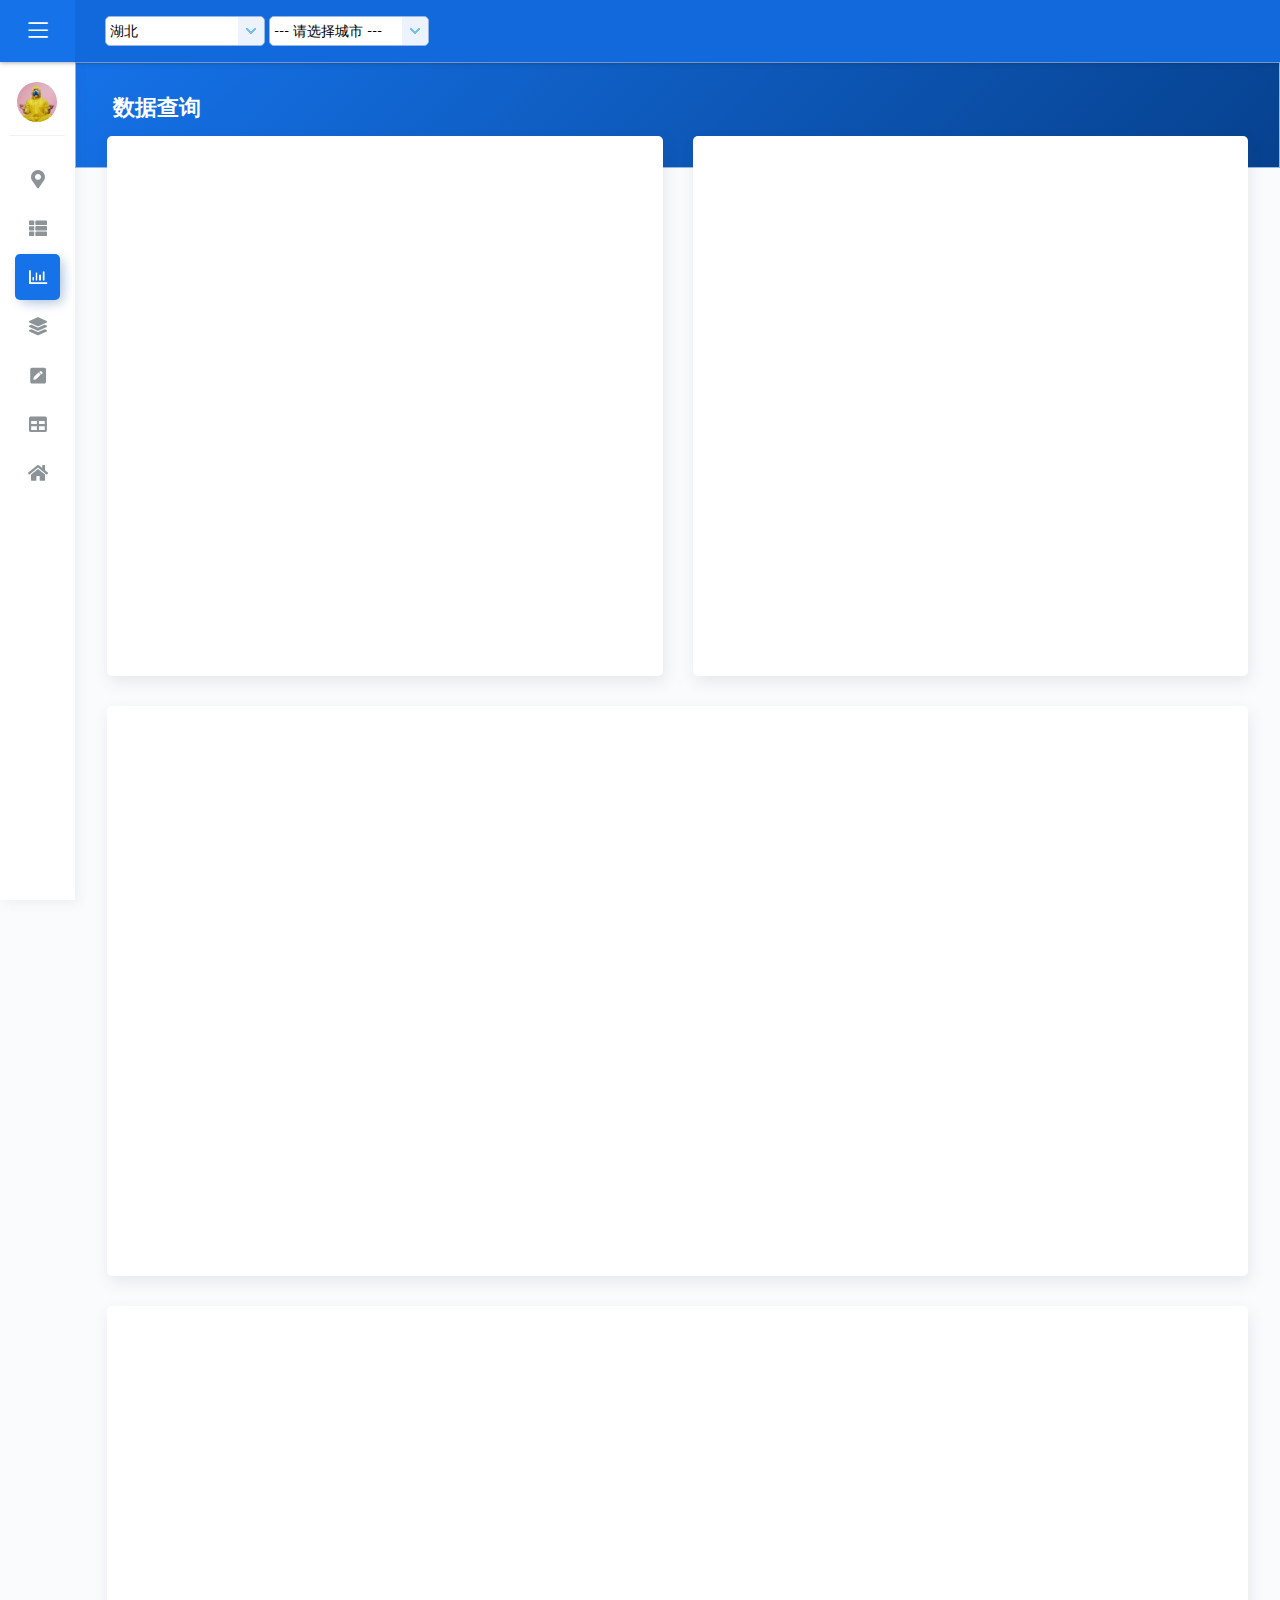
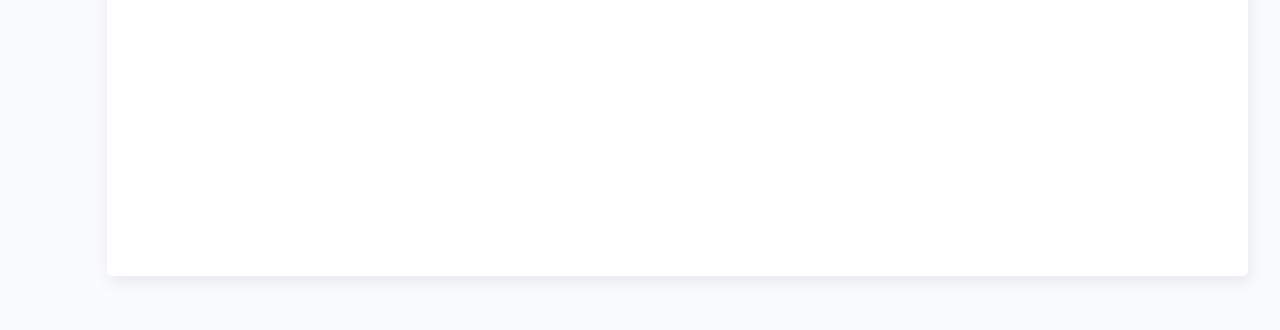
<file: ncov2019_web/Curve.html>
<!DOCTYPE html>
<html lang="en">
<head>
    <meta charset="utf-8">
    <title>COVID19</title>
    <meta content='width=device-width, initial-scale=1.0, shrink-to-fit=no' name='viewport' />

    <!-- Fonts and icons -->
    <script src="js/webfont.min.js"></script>

    <script>
        WebFont.load({
            google: {"families":["Lato:300,400,700,900"]},
            custom: {"families":["Flaticon", "Font Awesome 5 Solid", "Font Awesome 5 Regular", "Font Awesome 5 Brands", "simple-line-icons"], urls: ['assets/css/fonts.min.css']},
            active: function() {
                sessionStorage.fonts = true;
            }
        });
    </script>

    <!-- CSS Files -->
    <link rel="stylesheet" href="css/bootstrap.min.css">
    <link rel="stylesheet" href="css/atlantis.min.css">

    <script src="js/jquery-3.4.1.js"></script>
    <script type="text/javascript" src="js/jquery.easyui.min.js"></script>
    <link rel="stylesheet" type="text/css" href="css/easyui.css">

    <style>
        .pop {
            position: absolute;
            left: 50%;
            top: 50%;
            transform: translate(-50%, -50%);
        }
    </style>

</head>
<body>
<div class="wrapper sidebar_minimize">
    <div class="main-header">
        <!-- Logo Header -->
        <div class="logo-header" data-background-color="blue">

            <a href="index.html" class="logo">
                <img src="photos/logo.png" alt="navbar brand" class="navbar-brand">
            </a>
            <button class="navbar-toggler sidenav-toggler ml-auto" type="button" data-toggle="collapse" data-target="collapse" aria-expanded="false" aria-label="Toggle navigation">
					<span class="navbar-toggler-icon">
						<i class="icon-menu"></i>
					</span>
            </button>
            <button class="topbar-toggler more"><i class="icon-options-vertical"></i></button>
            <div class="nav-toggle">
                <button  href="index.html" class="btn btn-toggle toggle-sidebar">
                    <i class="icon-menu"></i>
                </button>
            </div>
        </div>
        <!-- End Logo Header -->

        <!-- Navbar Header -->
        <nav class="navbar navbar-header navbar-expand-lg" data-background-color="blue2">
            <div class="container-fluid">
                <div class="collapse" id="search-nav">
                    <select class="easyui-combobox" style="width:40%" id="sel">
                        <option>湖北</option>
                    </select>
                    <select class="easyui-combobox" style="width:40%" id="sel2">
                        <option>--- 请选择城市 ---</option>
                    </select>
                </div>
            </div>

        </nav>
        <!-- End Navbar -->
    </div>

    <!-- Sidebar -->
    <div class="sidebar sidebar-style-2">
        <div class="sidebar-wrapper scrollbar scrollbar-inner">
            <div class="sidebar-content">
                <div class="user">
                    <div class="avatar-sm float-left mr-2">
                        <img src="photos/川菜.jpg" alt="..." class="avatar-img rounded-circle">
                    </div>
                    <div class="info">
                        <a data-toggle="collapse" aria-expanded="true">
                            <span>
									COVID2019
                            </span>
                            <span class="user-level" style="font-size:12px">
									抗击疫情人人有责
                            </span>
                        </a>
                        <div class="clearfix"></div>
                    </div>
                </div>
                <ul class="nav nav-primary">

                    <li class="nav-item">
                        <a href="SpreadMap.html">
                            <i class="fas fa-map-marker-alt"></i>
                            <p>传播地图</p>
                        </a>
                    </li>

                    <li class="nav-item">
                        <a href="WordCloud.html">
                            <i class="fas fa-th-list"></i>
                            <p>关键词云</p>
                        </a>
                    </li>
                    <li class="nav-item  active">
                        <a href="Curve.html" >
                            <i class="far fa-chart-bar"></i>
                            <p>数据查询</p>
                        </a>
                    </li>
                    <li class="nav-item">
                        <a href="Map.html">
                            <i class="fas fa-layer-group"></i>
                            <p>态势地图</p>
                        </a>
                    </li>
                    <li class="nav-item">
                        <a href="DataAnalysis.html">
                            <i class="fas fa-pen-square"></i>
                            <p>数据分析</p>
                        </a>
                    </li>
                    <li class="nav-item">
                        <a href="SpatialAnalysis.html">
                            <i class="fas fa-table"></i>
                            <p>地图分析</p>
                        </a>
                    </li>
                    <li class="nav-item">
                        <a href="index.html">
                            <i class="fas fa-home"></i>
                            <p>退出</p>
                        </a>
                    </li>
                </ul>
            </div>
        </div>
    </div>
    <!-- End Sidebar -->


    <div class="main-panel">

        <div class="content">

        <div class="panel-header bg-primary-gradient">
                <div class="page-inner py-4">
                    <div class="d-flex align-items-left align-items-md-center flex-column flex-md-row">
                        <div>
                            <h2 class="text-white pb-2 fw-bold">数据查询</h2>
                            <!--<h5 class="text-white op-7 mb-2">折线图、饼图、晴雨表balabababab</h5>-->
                        </div>
                    </div>
                </div>
            </div>

            <div class="page-inner mt--5">

                <div class="row mt--2">
                    <!--main1-->
                        <div class="col-md-6">
                            <div class="card full-height">
                                <div class="card-body">
                                    <div class="row" style="height: 500px">
                                            <div id="main1" class="pop"  style="width: 100%;height:100%;margin: 0 auto;" ></div>
                                    </div>
                                </div>
                            </div>
                        </div>
                    <!--main2-->
                        <div class="col-md-6">
                            <div class="card full-height">
                                <div class="card-body">
                                    <div class="row" style="height: 500px">
                                        <div id="main2" class="pop"  style="width: 100%;height:100%;margin: 0 auto;" ></div>
                                    </div>
                                </div>
                            </div>
                        </div>

                </div>


                <!--main3-->
                <div class="row row-card-no-pd">
                    <div class="col-md-12">
                        <div class="card">

                            <div class="card-body">
                                <div class="row" style="height: 500px">
                                    <div class="col-md-12 row">
                                        <div id="main3" class="pop"  style="width: 100%;height:100%;margin: 0 auto;" ></div>
                                    </div>

                                </div>
                            </div>
                        </div>
                    </div>
                </div>


                <!--main4-->
                <div class="row row-card-no-pd">
                    <div class="col-md-12">
                        <div class="card">

                            <div class="card-body">
                                <div class="row" style="height: 500px">
                                    <div class="col-md-12 row">
                                        <div id="main4" class="pop"  style="width: 100%;height:100%;margin: 0 auto;" ></div>
                                    </div>

                                </div>
                            </div>
                        </div>
                    </div>
                </div>

 <!--   <div id="main" class="pop"  style="width: 80%;height:80%;margin: 0 auto;" ></div> -->

            </div>
        </div>
    </div>

</div>


<script type="text/javascript" src="e-chart/echarts.js"></script>
<script type="text/javascript" src="e-chart/echarts-liquidfill.js"></script>


<!--   Core JS Files   <script src="assets/js/bootstrap.min.js"></script>
<!-- jQuery Scrollbar  <script src="assets/js/jquery.scrollbar.min.js"></script>
<!-- Atlantis JS  <script src="assets/js/atlantis.min.js"></script>
-->



<script type="module">
    //定义内容的json数据，一般从后台获取 module,,null, {renderer: 'svg'}

    var Citys=[];
    var Provinces = [];
    var Keyword;

    var Add=[];
    var Recover=[];
    var Newdead=[];
    var Reportdate=[];

    //创建option
    function createOption(parentId, data) {
        let Select=[];
        for (let i = 0; i < data.length; i++) {
            Select.push({'text':data[i],'value':data[i]})
        }
        $(parentId).combobox({
            textField:'text',
            valueField:'value',
            data:Select
        });
    }

    //省份列表
    $.ajax({
        type:"get",
        url:"http://localhost:8081/ncov/ncov2019/All_Province",
        data:{},
        dataType : "json",
        async: false,
        success:function (data) {
            for(let i=0;i<data.length;i++){
                Provinces.push(data[i]);
            }
        },
        error : function(errorMsg) {
            //请求失败时执行该函数
            alert("图表请求数据失败!");
        }
    });

    //省份列表创建
    createOption('#sel',Provinces);

    //****************下拉框1
    $(document).ready(function () {
        $("#sel").combobox({
            onSelect: function (n,o) {

                Keyword=n.value;
                Citys.splice(0,Citys.length);

//城市列表
                $.ajax({
                    type:"get",
                    url:"http://localhost:8081/ncov/ncov2019/All_City/"+Keyword,
                    data:{},
                    dataType : "json",
                    async: false,
                    success:function (data) {
                        for(let i=0;i<data.length;i++){
                            Citys.push(data[i]);
                        }
                    },
                    error : function(errorMsg) {
                        //请求失败时执行该函数
                        alert("图表请求数据失败!");
                    }
                });

                document.getElementById("sel2").options.length = 0;
                createOption('#sel2',Citys);

                Add.splice(0,Add.length);
                Recover.splice(0,Recover.length);
                Newdead.splice(0,Newdead.length);
                Reportdate.splice(0,Reportdate.length);

//省份数据
                $.ajax({
                    type:"get",
                    url:"http://localhost:8081/ncov/ncov2019/province/"+Keyword,
                    data:{},
                    dataType : "json",
                    async: false,
                    success:function (data) {
                        Add.push('新增确诊');
                        Recover.push('新增出院');
                        Newdead.push('新增死亡');
                        Reportdate.push('日期');
                        for(let i=0;i<data.length;i++){
                            Add.push(data[i].add);
                            Recover.push(data[i].recover);
                            Newdead.push(data[i].newdead);
                            Reportdate.push(data[i].reportdate);
                        }
                    },
                    error : function(errorMsg) {
                        //请求失败时执行该函数
                        alert("图表请求数据失败!");

                    }
                });

                ProGroCi(Keyword);
                rateDraw();
                Draw(Keyword,Add,Recover,Newdead,Reportdate);
                DrawCal(Keyword,Add,Recover,Newdead,Reportdate);


            }
        });
    });

    //*************************下拉框2
    $(document).ready(function ()  {
        $("#sel2").combobox({
            onSelect: function (n,o) {

                Keyword=n.value;
//城市数据
                Add.splice(0,Add.length);
                Recover.splice(0,Recover.length);
                Newdead.splice(0,Newdead.length);
                Reportdate.splice(0,Reportdate.length);

                $.ajax({
                    type:"get",
                    url:"http://localhost:8081/ncov//ncov2019/city/"+Keyword,
                    data:{},
                    dataType : "json",
                    async: false,
                    success:function (data) {
                        Add.push('新增确诊');
                        Recover.push('新增出院');
                        Newdead.push('新增死亡');
                        Reportdate.push('日期');
                        for(var i=0;i<data.length;i++){
                            Add.push(data[i].add);
                            Recover.push(data[i].recover);
                            Newdead.push(data[i].newdead);
                            Reportdate.push(data[i].reportdate);
                        }
                    },
                    error : function(errorMsg) {
                        //请求失败时执行该函数
                        alert("图表请求数据失败!");

                    }
                });

                rateDraw();
                Draw(Keyword,Add,Recover,Newdead,Reportdate);
                DrawCal(Keyword,Add,Recover,Newdead,Reportdate);

            }
        });
    });

    var sumAdd,sumRecover,sumdeath;
    var SurvivalRate;
    var MortalityRate;
    var IllRate;
    var myChart2 = echarts.init(document.getElementById('main2'),null, {renderer: 'svg'});

    function rateDraw() {

        sumAdd =[];
        sumRecover=[];
        sumdeath=[];
        SurvivalRate=[];
        MortalityRate=[];
        IllRate=[];

        sumAdd[0]= Add[1];
        sumRecover[0]=Recover[1];
        sumdeath[0]=Newdead[1];

        SurvivalRate[0]=sumRecover[0]/sumAdd[0];
        MortalityRate[0]=sumdeath[0]/sumAdd[0];
        IllRate[0]=1-SurvivalRate[0]-MortalityRate[0];


        //第一个数据为空,累加算康复率和死亡率
        for (let i = 2; i < Add.length; i++) {
            sumAdd[i-1] = sumAdd[i-2]+Add[i];
            sumRecover[i-1]=sumRecover[i-2]+Recover[i];
            sumdeath[i-1]=sumdeath[i-2]+Newdead[i];
            SurvivalRate[i-1]=sumRecover[i-1]/sumAdd[i-1];
            MortalityRate[i-1]=sumdeath[i-1]/sumAdd[i-1];
            IllRate[i-1]=1-SurvivalRate[i-1]-MortalityRate[i-1];
        }

        option = {
            baseOption: {
                timeline: {
                    axisType: 'category',
                    orient: 'vertical',
                    autoPlay: true,
                    inverse: true,
                    playInterval: 1000,
                    left: null,
                    right: 10,
                    top: 20,
                    bottom: 20,
                    width: 55,
                    height: null,
                    label: {
                        color: '#999'
                    },
                    symbol: 'none',
                    lineStyle: {
                        color: '#555'
                    },
                    checkpointStyle: {
                        color: '#bbb',
                        borderColor: '#777',
                        borderWidth: 2
                    },
                    controlStyle: {
                        showNextBtn: false,
                        showPrevBtn: false,
                        color: '#666',
                        borderColor: '#666'
                    },
                    emphasis: {
                        label: {
                            color: '#fff'
                        },
                        controlStyle: {
                            color: '#aaa',
                            borderColor: '#aaa'
                        }
                    },
                    data: []
                },
                title: {
                    text: Reportdate[1]+Keyword + '  康复\\死亡\\治疗中',
                    x: 'center'
                },

                series: [
                    {
                        type: 'liquidFill',
                        radius: '30%',
                        color: ['#195ba6'],
                        center: ['30%', '40%'],
                        data: [SurvivalRate[0], SurvivalRate[0], SurvivalRate[0]],
                        backgroundStyle: {
                            borderWidth: 1,
                            borderColor: '#1789fb',
                            color: '#ffffff',
                        },
                        outline: {
                            show: false
                        },
                        label: {
                            normal: { //此处没有生效，本地生效
                                textStyle: {
                                    fontSize: 20,
                                    color: '#012b3e',
                                },
                                position:'top',
                            },
                        },
                        //    shape: 'path://M172.39,89.41a6.1,6.1,0,0,0-6.1,6.1c0,21.38-10.18,40.57-28.66,54l-34.07,24.78a6.21,6.21,0,0,1-7.17,0l-34-24.75c-18.48-13.46-28.67-32.65-28.67-54a6.1,6.1,0,0,0-12.2,0c0,25.38,12,48.07,33.69,63.89l34.08,24.77a18.3,18.3,0,0,0,21.51,0l34.06-24.78c21.72-15.82,33.68-38.51,33.68-63.89A6.1,6.1,0,0,0,172.39,89.41Zm-6.34-54.6L107,13.89l-.21-.07a23,23,0,0,0-13.6,0l-.21.07L34.09,34.75A18,18,0,0,0,21.47,52V75.33a6.1,6.1,0,0,0,12.2,0V52A6,6,0,0,1,38,46.31L96.92,25.44a10.56,10.56,0,0,1,6.1,0l59.14,20.93A5.88,5.88,0,0,1,166.29,52V75.33a6.1,6.1,0,0,0,12.2,0V52A18,18,0,0,0,166.05,34.81ZM78.21,44.67a6.1,6.1,0,0,0-6.1,6.1v5.95a6.1,6.1,0,0,0,12.2,0V50.77A6.1,6.1,0,0,0,78.21,44.67Zm43.55,0a6.1,6.1,0,0,0-6.1,6.1v5.95a6.1,6.1,0,1,0,12.2,0V50.77A6.1,6.1,0,0,0,121.76,44.67ZM106.6,74s-2.66,3.86-6.68,3.86-6.33-3.54-6.5-3.79a6.1,6.1,0,0,0-10.32,6.5c2.19,3.52,8.19,9.49,16.82,9.49s14.67-5.92,16.91-9.42A6.06,6.06,0,0,0,115,72.3,6.13,6.13,0,0,0,106.6,74Zm-29,58H93.88v16.27a6.1,6.1,0,1,0,12.2,0V132h16.27a6.1,6.1,0,0,0,0-12.2H106.08V103.52a6.1,6.1,0,1,0-12.2,0v16.26H77.61a6.1,6.1,0,0,0,0,12.2Z'

                    },
                    {

                        type: 'liquidFill',
                        radius: '30%',
                        color: ['#884046'],
                        center: ['70%', '40%'],
                        data: [MortalityRate[0], MortalityRate[0], MortalityRate[0]],
                        backgroundStyle: {
                            borderWidth: 1,
                            borderColor: '#eb5c4d',
                            color: '#ffffff',
                        },
                        outline: {
                            show: false
                        },
                        label: {
                            normal: { // 同上
                                textStyle: {
                                    fontSize: 20,
                                    color: '#012b3e',
                                },
                                position:'top',
                            },
                        },
                        //   shape:'path://M100,19.69c42.7,0,77.35,34.9,77.35,78,0,28.46-15.26,49.91-41.16,60.36l-1.6.63-5.51,2.09-1.52,10.64-.14.76a10,10,0,0,1-8.94,7.79l-.83,0H82.34l-.78,0a10,10,0,0,1-9-7.75l-.15-.81-1.53-10.64-5.51-2.09-1.6-.63c-25.9-10.45-41.16-31.9-41.16-60.36,0-43.1,34.65-78,77.35-78ZM62.5,70A22.5,22.5,0,1,0,85,92.5,22.5,22.5,0,0,0,62.5,70ZM130,60a25,25,0,1,0,25,25A25,25,0,0,0,130,60ZM82.35,190a20,20,0,0,1-19.8-17.17l-.69-4.8C32.72,157,12.64,132.51,12.64,97.68c0-48.6,39.11-88,87.36-88s87.35,39.4,87.35,88c0,34.83-20.08,59.28-49.21,70.35l-.69,4.8A20,20,0,0,1,117.65,190H82.35ZM100,19.69c-.85,0-1.69,0-2.53,0l2.16,7A5,5,0,0,1,98.13,32l-.47.36L86.54,39.88l3.2,5.94a5,5,0,0,1-1.54,6.46l-.5.31a5,5,0,0,1-6.46-1.54l-.31-.5-5.34-9.9a5,5,0,0,1,1.14-6.15l.46-.35,11.79-8-1.67-5.39c-36.67,6.1-64.66,38.22-64.66,77,0,28.47,15.26,49.91,41.16,60.36l1.6.63,5.51,2.09,1.53,10.64A10,10,0,0,0,81.57,180l.78,0H85V160a5,5,0,0,1,10-.58l0,.58v20h10.9l4.2-21A5,5,0,0,1,120,160.4l-.08.58-3.82,19h1.56a10,10,0,0,0,9.76-7.82l.14-.77,1.53-10.63,5.51-2.1c26.87-10.2,42.76-31.94,42.76-61,0-43.1-34.65-78-77.35-78Zm-.7,92.09a5.06,5.06,0,0,1,2.66,2.41l8.6,17a5,5,0,0,1-4.77,7.25L91,137.55a5,5,0,0,1-4.68-5.3,5.16,5.16,0,0,1,.32-1.5l6.23-16.11a5,5,0,0,1,6.47-2.86ZM62.5,60A32.5,32.5,0,1,1,30,92.5,32.5,32.5,0,0,1,62.5,60ZM130,50A35,35,0,1,1,95,85,35,35,0,0,1,130,50ZM62.5,70A22.5,22.5,0,1,0,85,92.5,22.5,22.5,0,0,0,62.5,70ZM130,60a25,25,0,1,0,25,25A25,25,0,0,0,130,60Z'
                    },
                    {

                        type: 'liquidFill',
                        radius: '30%',
                        color: ['#f0da88'],
                        center: ['50%', '60%'],
                        data: [IllRate[0], IllRate[0], IllRate[0]],
                        backgroundStyle: {
                            borderWidth: 1,
                            borderColor: '#f0d25c',
                            color: '#ffffff',
                        },
                        outline: {
                            show: false
                        },
                        label: {
                            normal: { // 同上
                                textStyle: {
                                    fontSize: 20,
                                    color: '#012b3e',
                                },
                                position:'bottom',
                            },
                        },
                        //   shape:'path://M100,30a70,70,0,1,1-70,70A70,70,0,0,1,100,30Zm0,20a50,50,0,1,0,50,50A50,50,0,0,0,100,50ZM77.5,110a7.5,7.5,0,0,1,0,15h0a7.5,7.5,0,0,1,0-15ZM130,80a20,20,0,0,1,20,20h0l0,1a20,20,0,1,1-20-21ZM110,5a5,5,0,0,1,.58,10L110,15h-5v5.15A79.73,79.73,0,0,1,152.93,40l7.5-7.52-4-4a5,5,0,0,1,6.6-7.48l.47.41L177.68,35.6a5,5,0,0,1-6.6,7.49l-.47-.41-3.11-3.11L160,47.07A79.73,79.73,0,0,1,179.85,95H185V90a5,5,0,0,1,10-.59l0,.59v20a5,5,0,0,1-10,.58l0-.58v-5h-5.15A79.73,79.73,0,0,1,160,152.93l7.08,7.07,3.53-3.53a5,5,0,0,1,7.49,6.6l-.41.47-14.15,14.14a5,5,0,0,1-7.48-6.59l.41-.48,3.53-3.53L152.92,160A79.73,79.73,0,0,1,105,179.85V185h5a5,5,0,0,1,.58,10l-.58,0H90a5,5,0,0,1-.58-10l.58,0h5v-5.15A79.73,79.73,0,0,1,47.07,160l-7.5,7.51,3.11,3.1.42.48a5,5,0,0,1-7,7l-.47-.41L21.47,163.53l-.42-.47a5,5,0,0,1,7-7l.47.41,4,4,7.51-7.5A79.66,79.66,0,0,1,20,100H15v5a5,5,0,0,1-10,.58L5,105V85a5,5,0,0,1,10-.59L15,85v5h5.62A79.64,79.64,0,0,1,40,47.08l-7.94-7.94-3.54,3.54a5,5,0,0,1-7.48-6.6l.42-.48L35.6,21.47a5,5,0,0,1,7.49,6.6l-.41.47-3.54,3.53L47.07,40A79.68,79.68,0,0,1,95,20.15V15H90a5,5,0,0,1-.59-10L90,5ZM100,40a60,60,0,1,1-60,60A60,60,0,0,1,100,40Zm0,10a50.28,50.28,0,0,0-13.53,1.85,22.51,22.51,0,1,1-31,25.35,50,50,0,0,0,86.18,50.45,30,30,0,1,1,0-55.3A50,50,0,0,0,100,50ZM77.5,100A17.5,17.5,0,1,1,60,117.5,17.51,17.51,0,0,1,77.5,100Zm0,10a7.5,7.5,0,0,0,0,15h0a7.5,7.5,0,0,0,0-15ZM130,80a20,20,0,1,0,20,20A20,20,0,0,0,130,80ZM77.5,60A12.5,12.5,0,1,0,90,72.5,12.5,12.5,0,0,0,77.5,60Zm74.06,87.34.28-.3.81-.91-.51.56.61-.67,1.11-1.31a69.68,69.68,0,0,0,16-40l0,.3a72.41,72.41,0,0,0,0-10l-.1-1.21a69.74,69.74,0,0,0-21.68-44.7l-.26-.25-.25-.23.24.23-.43-.4-.32-.29.29.26-.27-.25-.51-.45-.39-.35A69.64,69.64,0,0,0,101.57,30L100,30c-.87,0-1.73,0-2.58.05h-.57l-.56,0A69.73,69.73,0,0,0,49.1,52l-.65.7-.28.31-.36.4-.51.57.4-.45-.4.45A69.63,69.63,0,0,0,30.82,89.24l-.11.81-.3,2.33-.21,2.36,0,.27-.07,1,0,.44,0,.79,0-.35,0,1,0-.62A69.77,69.77,0,0,0,52,150.91l.7.64.32.29-.29-.26.28.26.5.44.4.36a69.7,69.7,0,0,0,41,17.17l2,.11.58,0-.29,0,1.31,0c1.61,0,3.22,0,4.82,0l.83-.05,1.77-.12a69.66,69.66,0,0,0,45.1-21.71l.64-.7.28-.31-.26.3Z'
                    }

                ]
            },
            options: []
        };

        for(let i=1;i<Reportdate.length;i++){
            option.baseOption.timeline.data.push(Reportdate[i]);
            option.options.push({

                title: {
                    text: Reportdate[i]+Keyword +'  康复\\死亡\\治疗中 比率',
                    x: 'center'
                },
                series:[
                    {
                        type: 'liquidFill',
                        radius: '40%',
                        color: ['#195ba6'],
                        center: ['30%', '30%'],
                        data: [SurvivalRate[i-1], SurvivalRate[i-1], SurvivalRate[i-1]],
                        backgroundStyle: {
                            borderWidth: 1,
                            borderColor: '#1789fb',
                            color: '#ffffff',
                        },
                        outline: {
                            show: false
                        },
                        label: {
                            normal: { //此处没有生效，本地生效
                                textStyle: {
                                    fontSize: 20,
                                    color: '#012b3e',
                                },
                            },
                            position:'top',
                        },
                        shape: 'path://M172.39,89.41a6.1,6.1,0,0,0-6.1,6.1c0,21.38-10.18,40.57-28.66,54l-34.07,24.78a6.21,6.21,0,0,1-7.17,0l-34-24.75c-18.48-13.46-28.67-32.65-28.67-54a6.1,6.1,0,0,0-12.2,0c0,25.38,12,48.07,33.69,63.89l34.08,24.77a18.3,18.3,0,0,0,21.51,0l34.06-24.78c21.72-15.82,33.68-38.51,33.68-63.89A6.1,6.1,0,0,0,172.39,89.41Zm-6.34-54.6L107,13.89l-.21-.07a23,23,0,0,0-13.6,0l-.21.07L34.09,34.75A18,18,0,0,0,21.47,52V75.33a6.1,6.1,0,0,0,12.2,0V52A6,6,0,0,1,38,46.31L96.92,25.44a10.56,10.56,0,0,1,6.1,0l59.14,20.93A5.88,5.88,0,0,1,166.29,52V75.33a6.1,6.1,0,0,0,12.2,0V52A18,18,0,0,0,166.05,34.81ZM78.21,44.67a6.1,6.1,0,0,0-6.1,6.1v5.95a6.1,6.1,0,0,0,12.2,0V50.77A6.1,6.1,0,0,0,78.21,44.67Zm43.55,0a6.1,6.1,0,0,0-6.1,6.1v5.95a6.1,6.1,0,1,0,12.2,0V50.77A6.1,6.1,0,0,0,121.76,44.67ZM106.6,74s-2.66,3.86-6.68,3.86-6.33-3.54-6.5-3.79a6.1,6.1,0,0,0-10.32,6.5c2.19,3.52,8.19,9.49,16.82,9.49s14.67-5.92,16.91-9.42A6.06,6.06,0,0,0,115,72.3,6.13,6.13,0,0,0,106.6,74Zm-29,58H93.88v16.27a6.1,6.1,0,1,0,12.2,0V132h16.27a6.1,6.1,0,0,0,0-12.2H106.08V103.52a6.1,6.1,0,1,0-12.2,0v16.26H77.61a6.1,6.1,0,0,0,0,12.2Z'
                    },
                    {

                        type: 'liquidFill',
                        radius: '40%',
                        color: ['#884046'],
                        center: ['70%', '30%'],
                        data: [MortalityRate[i-1], MortalityRate[i-1], MortalityRate[i-1]],
                        backgroundStyle: {
                            borderWidth: 1,
                            borderColor: '#eb5c4d',
                            color: '#ffffff',
                        },
                        outline: {
                            show: false
                        },
                        label: {
                            normal: { // 同上
                                textStyle: {
                                    fontSize: 20,
                                    color: '#012b3e',
                                },
                                position:'top',
                            },
                        },
                        shape: 'path://M100,19.69c42.7,0,77.35,34.9,77.35,78,0,28.46-15.26,49.91-41.16,60.36l-1.6.63-5.51,2.09-1.52,10.64-.14.76a10,10,0,0,1-8.94,7.79l-.83,0H82.34l-.78,0a10,10,0,0,1-9-7.75l-.15-.81-1.53-10.64-5.51-2.09-1.6-.63c-25.9-10.45-41.16-31.9-41.16-60.36,0-43.1,34.65-78,77.35-78ZM62.5,70A22.5,22.5,0,1,0,85,92.5,22.5,22.5,0,0,0,62.5,70ZM130,60a25,25,0,1,0,25,25A25,25,0,0,0,130,60ZM82.35,190a20,20,0,0,1-19.8-17.17l-.69-4.8C32.72,157,12.64,132.51,12.64,97.68c0-48.6,39.11-88,87.36-88s87.35,39.4,87.35,88c0,34.83-20.08,59.28-49.21,70.35l-.69,4.8A20,20,0,0,1,117.65,190H82.35ZM100,19.69c-.85,0-1.69,0-2.53,0l2.16,7A5,5,0,0,1,98.13,32l-.47.36L86.54,39.88l3.2,5.94a5,5,0,0,1-1.54,6.46l-.5.31a5,5,0,0,1-6.46-1.54l-.31-.5-5.34-9.9a5,5,0,0,1,1.14-6.15l.46-.35,11.79-8-1.67-5.39c-36.67,6.1-64.66,38.22-64.66,77,0,28.47,15.26,49.91,41.16,60.36l1.6.63,5.51,2.09,1.53,10.64A10,10,0,0,0,81.57,180l.78,0H85V160a5,5,0,0,1,10-.58l0,.58v20h10.9l4.2-21A5,5,0,0,1,120,160.4l-.08.58-3.82,19h1.56a10,10,0,0,0,9.76-7.82l.14-.77,1.53-10.63,5.51-2.1c26.87-10.2,42.76-31.94,42.76-61,0-43.1-34.65-78-77.35-78Zm-.7,92.09a5.06,5.06,0,0,1,2.66,2.41l8.6,17a5,5,0,0,1-4.77,7.25L91,137.55a5,5,0,0,1-4.68-5.3,5.16,5.16,0,0,1,.32-1.5l6.23-16.11a5,5,0,0,1,6.47-2.86ZM62.5,60A32.5,32.5,0,1,1,30,92.5,32.5,32.5,0,0,1,62.5,60ZM130,50A35,35,0,1,1,95,85,35,35,0,0,1,130,50ZM62.5,70A22.5,22.5,0,1,0,85,92.5,22.5,22.5,0,0,0,62.5,70ZM130,60a25,25,0,1,0,25,25A25,25,0,0,0,130,60Z'
                    },
                    {

                        type: 'liquidFill',
                        radius: '40%',
                        color: ['#f0da88'],
                        center: ['50%', '70%'],
                        data: [IllRate[i-1], IllRate[i-1], IllRate[i-1]],
                        backgroundStyle: {
                            borderWidth: 1,
                            borderColor: '#f0d25c',
                            color: '#ffffff',
                        },
                        outline: {
                            show: false
                        },
                        label: {
                            normal: { // 同上
                                textStyle: {
                                    fontSize: 20,
                                    color: '#012b3e',
                                },
                                position:'bottom',
                            },
                        },
                        shape:'path://M101.49,80.28a23,23,0,1,1-23,23A23,23,0,0,1,101.49,80.28Zm25-28.15a56.69,56.69,0,0,0-25-5.76,58.2,58.2,0,0,0-7.69.51l-3.72-19a13.16,13.16,0,1,0-6.42,1.36l3.69,18.86A56.89,56.89,0,0,0,62,62.33l-7.56-7a7.32,7.32,0,0,0,.3-2.08,7.4,7.4,0,1,0-7.39,7.4A7.28,7.28,0,0,0,50,60.18l7.56,7A56.71,56.71,0,0,0,46.17,89.81L39.8,88.64a9.87,9.87,0,1,0-1.19,6.46L45,96.27a56.83,56.83,0,0,0,6.46,34.2l-26.9,16.67a13.16,13.16,0,1,0,4.05,9.5,13.42,13.42,0,0,0-.59-3.93L54.91,136A57.11,57.11,0,0,0,80.7,156.32l-6.86,21a9.89,9.89,0,1,0,6.24,2.05l6.86-21a56.79,56.79,0,0,0,14.55,1.88,58.76,58.76,0,0,0,6.54-.37l.52,3a7.4,7.4,0,1,0,6.47-1.13l-.53-3a56.82,56.82,0,0,0,25.34-13.35l15.66,15.32a13.15,13.15,0,1,0,11.4-6.59,12.92,12.92,0,0,0-6.81,1.91L144.42,140.7a56.67,56.67,0,0,0,13.91-34.12h20.2a9.87,9.87,0,1,0,0-6.57h-20.2a56.67,56.67,0,0,0-13.67-33.83l30.9-29.83a9.68,9.68,0,0,0,4.42,1,9.85,9.85,0,1,0-9-5.76L140.11,61.46a57.56,57.56,0,0,0-7.9-6.1l8.4-15a10.54,10.54,0,0,0,1.7.14,9.88,9.88,0,1,0-7.42-3.37Z'

                    }
                ]
            });
        }

        myChart2.setOption(option);
        window.onresize = myChart2.resize;

    }

</script>

<script type="text/javascript">
    //定义内容的json数据，一般从后台获取


    var myChart0 = echarts.init(document.getElementById('main3'));
    function Draw(Keyword,Add,Recover,Newdead,Reportdate){

        option = {

            title : {
                text:Keyword+ '疫情数据变化曲线',
                x: 'center',
                align: 'right'
            },

            toolbox: {
                feature: {
                    magicType: {show: true, type: ['line', 'bar']},
                    restore: {show: true},
                    saveAsImage: {show: true}
                }
            },

            tooltip: {
                trigger: 'axis',
                axisPointer: {
                    type: 'cross',
                    label: {
                        backgroundColor: '#6a7985'
                    }
                }
            },

            dataset: {
                source: [
                    Reportdate,Add,Recover,Newdead
                ]
            },
            legend: {
                data:['新增确诊', '新增出院','新增死亡'],
                x:'left'
            },

            grid: {left:'2%',right:'37%',bottom: 80,containLabel:true},
            dataZoom: [
                {
                    start:30,
                    end:70
                }, {
                    type: 'inside'
                }],

            xAxis : [
                {
                    type : 'category',
                    boundaryGap : false,
                    axisLine: {onZero: false},
                    data : Reportdate.map(function (str) {
                        return str.replace(' ', '\n')
                    })
                }
            ],
            yAxis: [
                {
                    name:'人数',
                    type: 'value'
                }
            ],
            series: [

                {
                    name:'新增确诊',
                    type:'line',
                    animation: false,
                    areaStyle: {
                        normal: {}
                    },
                    lineStyle: {
                        normal: {
                            width: 1
                        }
                    },
                    smooth: true,
                    data: Add
                },
                {
                    name:'新增出院',
                    type:'line',
                    animation: false,
                    areaStyle: {
                        normal: {}
                    },
                    lineStyle: {
                        normal: {
                            width: 1
                        }
                    },
                    smooth: true,
                    data: Recover
                },
                {
                    name:'新增死亡',
                    type:'line',
                    animation: false,
                    areaStyle: {
                        normal: {}
                    },
                    lineStyle: {
                        normal: {
                            width: 1
                        }
                    },
                    smooth: true,
                    data: Newdead
                },

                {
                    type: 'pie',
                    id: 'pie',
                    radius: [30,70],
                    center: ['82%', '50%'],
                    roseType:'radius',
                    label: {
                        formatter: '{b}: {@3月15日} ({d}%)',

                    },
                    encode: {
                        itemName: '日期',
                        value: '3月15日',
                        tooltip: '3月15日'
                    }
                }
            ]
        };

        myChart0.on('updateAxisPointer', function (event) {
            var xAxisInfo = event.axesInfo[0];
            if (xAxisInfo) {
                var dimension = xAxisInfo.value;
                myChart0.setOption({
                    series: {
                        id: 'pie',
                        label: {
                            formatter: '{b}:{@[' + dimension + ']}人({d}%)'
                        },
                        encode: {
                            value: dimension,
                            tooltip: dimension
                        }
                    }
                });
            }
        });


        myChart0.clear();

        myChart0.setOption(option);
        window.onresize = myChart0.resize;


    }


    var myChart1 = echarts.init(document.getElementById('main1'));
    function ProGroCi(Keyword) {

        let Citys=[];
        let Add=[];
        let Recover=[];
        let Newdead=[];

//省份按城市分数据
        $.ajax({
            type:"get",
            url:"http://localhost:8081/ncov/ncov2019//ProGroupByCi/"+Keyword,
            data:{},
            dataType : "json",
            async: false,
            success:function (data) {
                for(let i=0;i<data.length;i++){
                    Citys.push(data[i].city);
                    Add.push(data[i].add);
                    Recover.push(data[i].recover);
                    Newdead.push(data[i].newdead);
                }
            },
            error : function(errorMsg) {
                //请求失败时执行该函数
                alert("图表请求数据失败!");
                myChart1.hideLoading();
            }
        });


        option = {
            title:{
                text:Keyword+'分城市极坐标柱状图',
                x:'center'
            },
            grid:{
                top:100
            },
            angleAxis: {
                type: 'category',
                data: Citys,
                axisLabel:{interval: 0},
                //splitNumber: 20, //坐标轴分割段数
                axisLabel: { //刻度标签设置
                    show:false,
                }

            },
            radiusAxis: {

            },
            polar: {
               // radius: [210]//半径大小
            },

            legend: {
                show: true,
                data: ['累计确诊', '累计出院', '累计死亡'],
                x:'left',
                y:'bottom'
            },
            tooltip: {
                trigger: 'axis',
                axisPointer: {
                    type: 'cross',
                    label: {
                        backgroundColor: '#6a7985'
                    }
                }
            },
            toolbox: {
                feature: {
                    magicType: {show: true, type: ['line', 'bar']},
                    restore: {show: true},
                    saveAsImage: {show: true}
                }
            },
            series: [{
                type: 'bar',
                data: Add,
                coordinateSystem: 'polar',
                name: '累计确诊',
                stack: '人数'
            }, {
                type: 'bar',
                data:Recover,
                coordinateSystem: 'polar',
                name: '累计出院',
                stack: '人数'
            }, {
                type: 'bar',
                data: Newdead,
                coordinateSystem: 'polar',
                name: '累计死亡',
                stack: '人数'
            }],


        };

        myChart1.clear();

        myChart1.setOption(option);

        window.onresize = myChart1.resize;

    }

    var myChart4 = echarts.init(document.getElementById('main4'));
    function getVirtulData(year,type,Add,Recover,Newdead,Reportdate) {
        year = year || '2020';
        var date = +echarts.number.parseDate(year + '-01-01');
        var end = +echarts.number.parseDate((+year + 1) + '-01-01');
        var dayTime = 3600 * 24 * 1000;
        var data = [];
        var value=[];
        //var myTime=[];
        //myTime=Reportdate;
        switch (type) {
            case 1:value=Newdead;
                //title=Keyword2+"新冠疫情死亡情况";
                //max=max(my_dead)+10;
                color=['yellow','orangered', 'red'];
                break;
            case 2:value=Recover;
                //title=Keyword2+"新冠疫情治愈情况";
                //max=max(my_recover)+10;
                color=['pink','yellow', 'green'];
                break;
            default:value=Add;
                //title=Keyword2+"新冠疫情新增情况";
                //max=max(my_add)+10;
                //max=50;
                color=['lightskyblue', 'yellow', 'orangered'];
        }

        var n=1;
        var nn=1;
        var abc=[2,4];
        var str,Mymonth,Myday,NowDate;
        for (var time = date; time < end; time += dayTime) {
            if(n<Add.length){
                str = Reportdate[n];
                Mymonth = GetMyMonth(str);
                Myday = GetMyDate(str);
                NowDate = +echarts.number.parseDate(year + '-0' + Mymonth + '-' + Myday);
                if(NowDate===time){
                    data.push([
                        echarts.format.formatTime('yyyy-MM-dd', time),
                        value[n]
                    ]);
                    n++;
                }
                else{
                    data.push([
                        echarts.format.formatTime('yyyy-MM-dd', time),
                        0
                    ]);
                }
            }
            else {
                data.push([
                    echarts.format.formatTime('yyyy-MM-dd', time),
                    0
                ]);
            }
        }
        return data;
    }
    function GetMyMonth(str) {
        var matches = str.match(/\d+/g);
        var Mymonth = matches[0];
        return Mymonth;
    }
    function GetMyDate(str) {
        var matches = str.match(/\d+/g);
        var Mydate = matches[1];
        return Mydate;
    }
    function DrawCal(Keyword,Add,Recover,Newdead,Reportdate){
        option = {
            tooltip: {
                position: 'top'
            },
            legend: {
                data: ['新增', '死亡','治愈'],
                selectedMode: 'single',
                orient: 'vertical',
                left: 'left',
            },
            title: [
                {
                    //text: '中国疫情地图',
                    text:  Keyword+"新冠疫情日历表",
                    left: 'center',
                    top: 10,
                    textStyle: {
                        color: '#404a59',
                        fontWeight: 'normal',
                        fontSize: 20
                    }
                }],

            visualMap: [{
                min: 0,
                max: 10000,
                calculable: true,
                orient: 'horizontal',
                left: '55%',
                bottom: 20
            }],

            calendar: [
                {
                    orient: 'vertical',
                    yearLabel: {
                        margin: 40
                    },
                    dayLabel: {
                        firstDay: 1,
                        nameMap: ['周日', '周一', '周二', '周三', '周四', '周五', '周六']
                    },
                    monthLabel: {
                        nameMap: 'cn',
                        margin: 20
                    },
                    cellSize: 40,
                    top: 150,
                    left: 120,
                    range: '2020-01'
                },{
                    orient: 'vertical',
                    yearLabel: {
                        margin: 40
                    },
                    dayLabel: {
                        firstDay: 1,
                        nameMap: ['周日', '周一', '周二', '周三', '周四', '周五', '周六']
                    },
                    monthLabel: {
                        nameMap: 'cn',
                        margin: 20
                    },
                    cellSize: 40,
                    top: 150,
                    left: 520,
                    range: '2020-02'
                },
                {
                    orient: 'vertical',
                    yearLabel: {
                        margin: 40
                    },
                    dayLabel: {
                        firstDay: 1,
                        nameMap: ['周日', '周一', '周二', '周三', '周四', '周五', '周六']
                    },
                    monthLabel: {
                        nameMap: 'cn',
                        margin: 20
                    },
                    cellSize: 40,
                    top: 150,
                    left: 920,
                    range: '2020-03'
                }
            ],

            series: [ {
                name: '新增',
                type: 'effectScatter',
                coordinateSystem: 'calendar',
                calendarIndex: 0,
                symbolSize: function (val) {
                    if(val[1]/2<20)
                        return val[1] / 2;
                    else
                        return 20;
                },
                data: getVirtulData(2020,0,Add,Recover,Newdead,Reportdate)
            },{
                name: '新增',
                type: 'effectScatter',
                coordinateSystem: 'calendar',
                calendarIndex: 1,
                symbolSize: function (val) {
                    if(val[1]/2<20)
                        return val[1] / 2;
                    else
                        return 20;
                },
                data: getVirtulData(2020,0,Add,Recover,Newdead,Reportdate)
            },
                {
                    name: '新增',
                    type: 'effectScatter',
                    coordinateSystem: 'calendar',
                    calendarIndex: 2,
                    symbolSize: function (val) {
                        if(val[1]/2<20)
                            return val[1] / 2;
                        else
                            return 20;
                    },
                    data: getVirtulData(2020,0,Add,Recover,Newdead,Reportdate)
                },
                {
                    name: '死亡',
                    type: 'effectScatter',
                    coordinateSystem: 'calendar',
                    calendarIndex: 0,
                    symbolSize: function (val) {
                        if(val[1]*2<20)
                            return val[1]*2;
                        else
                            return 20;
                    },
                    data: getVirtulData(2020,1,Add,Recover,Newdead,Reportdate)
                },{
                    name: '死亡',
                    type: 'effectScatter',
                    coordinateSystem: 'calendar',
                    calendarIndex: 1,
                    symbolSize: function (val) {
                        if(val[1]*2<20)
                            return val[1]*2;
                        else
                            return 20;
                    },
                    data: getVirtulData(2020,1,Add,Recover,Newdead,Reportdate)
                },{
                    name: '死亡',
                    type: 'effectScatter',
                    coordinateSystem: 'calendar',
                    calendarIndex: 2,
                    symbolSize: function (val) {
                        if(val[1]*2<20)
                            return val[1]*2;
                        else
                            return 20;
                    },
                    data: getVirtulData(2020,1,Add,Recover,Newdead,Reportdate)
                },
                {
                    name: '治愈',
                    type: 'effectScatter',
                    coordinateSystem: 'calendar',
                    calendarIndex: 0,
                    symbolSize: function (val) {
                        if(val[1]/2<20)
                            return val[1] / 2;
                        else
                            return 20;
                    },
                    data: getVirtulData(2020,2,Add,Recover,Newdead,Reportdate)
                },{
                    name: '治愈',
                    type: 'effectScatter',
                    coordinateSystem: 'calendar',
                    calendarIndex: 1,
                    symbolSize: function (val) {
                        if(val[1]/2<20)
                            return val[1] / 2;
                        else
                            return 20;
                    },
                    data: getVirtulData(2020,2,Add,Recover,Newdead,Reportdate)
                },{
                    name: '治愈',
                    type: 'effectScatter',
                    coordinateSystem: 'calendar',
                    calendarIndex: 2,
                    symbolSize: function (val) {
                        if(val[1]/2<20)
                            return val[1] / 2;
                        else
                            return 20;
                    },
                    data: getVirtulData(2020,2,Add,Recover,Newdead,Reportdate)
                }]
        };

        myChart4.setOption(option);

        window.onresize = myChart4.resize;
    }

</script>


</body>
</html>
</file>
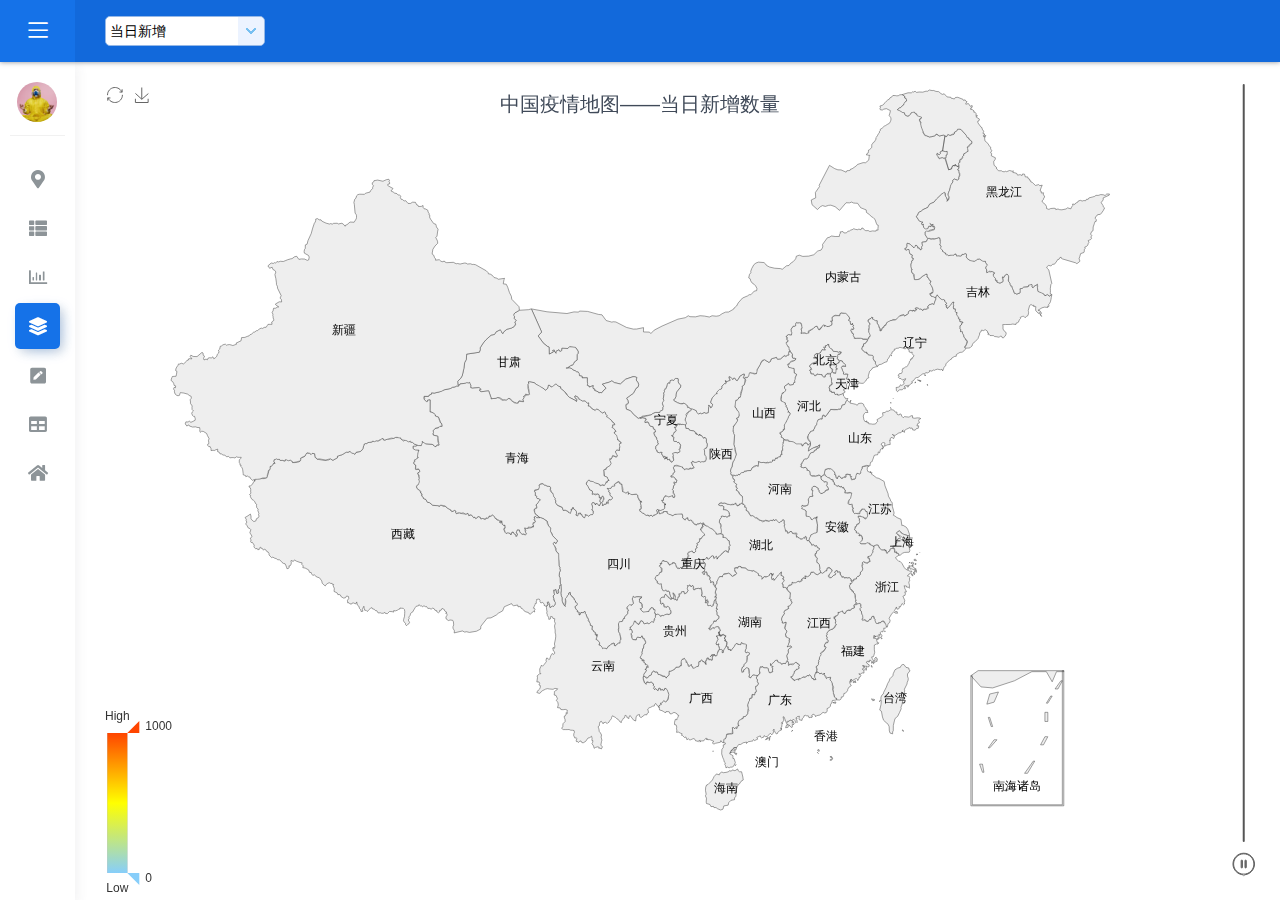
<file: ncov2019_web/Map.html>
<!DOCTYPE html>
<html lang="en">
<head>
    <meta charset="utf-8">
    <title>COVID19</title>
    <meta content='width=device-width, initial-scale=1.0, shrink-to-fit=no' name='viewport' />


    <!-- Fonts and icons -->
    <script src="js/webfont.min.js"></script>

    <script>
        WebFont.load({
            google: {"families":["Lato:300,400,700,900"]},
            custom: {"families":["Flaticon", "Font Awesome 5 Solid", "Font Awesome 5 Regular", "Font Awesome 5 Brands", "simple-line-icons"], urls: ['assets/css/fonts.min.css']},
            active: function() {
                sessionStorage.fonts = true;
            }
        });
    </script>

    <!-- CSS Files -->
    <link rel="stylesheet" href="css/bootstrap.min.css">
    <link rel="stylesheet" href="css/atlantis.min.css">

    <script src="js/jquery-3.4.1.js"></script>
    <script type="text/javascript" src="js/jquery.easyui.min.js"></script>
    <link rel="stylesheet" type="text/css" href="css/easyui.css">

</head>
<body>
<div class="wrapper sidebar_minimize">

    <div class="main-header">
        <!-- Logo Header -->
        <div class="logo-header" data-background-color="blue">

            <a href="index.html" class="logo">
                <img src="photos/logo.png" alt="navbar brand" class="navbar-brand">
            </a>
            <button class="navbar-toggler sidenav-toggler ml-auto" type="button" data-toggle="collapse" data-target="collapse" aria-expanded="false" aria-label="Toggle navigation">
					<span class="navbar-toggler-icon">
						<i class="icon-menu"></i>
					</span>
            </button>
            <button class="topbar-toggler more"><i class="icon-options-vertical"></i></button>
            <div class="nav-toggle">
                <button class="btn btn-toggle toggle-sidebar">
                    <i class="icon-menu"></i>
                </button>
            </div>
        </div>
        <!-- End Logo Header -->

        <!-- Navbar Header -->
        <nav class="navbar navbar-header navbar-expand-lg" data-background-color="blue2">

            <div class="container-fluid">
                <div class="collapse" id="search-nav">
                        <select class="easyui-combobox" style="width:40%" id="sel">
                            <option value="当日新增" selected>当日新增</option>
                            <option value="当日死亡">当日死亡</option>
                            <option value="当日治愈">当日治愈</option>
                        </select>
                </div>
            </div>
        </nav>
        <!-- End Navbar -->
    </div>

    <!-- Sidebar -->
    <div class="sidebar sidebar-style-2">
        <div class="sidebar-wrapper scrollbar scrollbar-inner">
            <div class="sidebar-content">
                <div class="user">
                    <div class="avatar-sm float-left mr-2">
                        <img src="photos/川菜.jpg" alt="..." class="avatar-img rounded-circle">
                    </div>
                    <div class="info">
                        <a data-toggle="collapse" aria-expanded="true">
								<span>
									COVID2019
                            </span>
                            <span class="user-level" style="font-size:12px">
									抗击疫情人人有责
                            </span>
                        </a>
                        <div class="clearfix"></div>
                    </div>
                </div>
                <ul class="nav nav-primary">

                    <li class="nav-item">
                        <a href="SpreadMap.html">
                            <i class="fas fa-map-marker-alt"></i>
                            <p>传播地图</p>
                        </a>
                    </li>

                    <li class="nav-item">
                        <a href="WordCloud.html">
                            <i class="fas fa-th-list"></i>
                            <p>关键词云</p>
                        </a>
                    </li>
                    <li class="nav-item">
                        <a href="Curve.html" >
                            <i class="far fa-chart-bar"></i>
                            <p>数据查询</p>
                        </a>
                    </li>
                    <li class="nav-item active">
                        <a href="Map.html">
                            <i class="fas fa-layer-group"></i>
                            <p>态势地图</p>
                        </a>
                    </li>
                    <li class="nav-item">
                        <a href="DataAnalysis.html">
                            <i class="fas fa-pen-square"></i>
                            <p>数据分析</p>
                        </a>
                    </li>
                    <li class="nav-item">
                        <a href="SpatialAnalysis.html">
                            <i class="fas fa-table"></i>
                            <p>地图分析</p>
                        </a>
                    </li>
                    <li class="nav-item">
                        <a href="index.html">
                            <i class="fas fa-home"></i>
                            <p>退出</p>
                        </a>
                    </li>
                </ul>
            </div>
        </div>
    </div>
    <!-- End Sidebar -->

    <div id="main" style="width:auto;height:100%"></div>


</div>


<script type="text/javascript" src="e-chart/echarts.js"></script>
<script type="text/javascript" src='e-chart/china.js'></script>
<!--   Core JS Files   <script src="assets/js/bootstrap.min.js"></script>
<!-- jQuery Scrollbar  <script src="assets/js/jquery.scrollbar.min.js"></script>
<!-- Atlantis JS  <script src="assets/js/atlantis.min.js"></script>
-->

<script >
    var myChart = echarts.init(document.getElementById('main'));
    var my_time = [];
    var my_value=[];
    var my_add=[];
    var my_dead=[];
    var my_recover=[];

    var my_colors=[];
    var title;
    var my_string;
    var max;
    var min;
    var Keyword;

    $.ajax({
        type:"get",
        url:"http://localhost:8081/ncov/ncov2019/All_Time",
        data:{},
        dataType : "json",
        async: false,
        success:function (data) {
            for(var i=0;i<data.length;i++){
                my_time.push(data[i]);
            }
        },
        error : function(errorMsg) {
            //请求失败时执行该函数
            alert("图表请求数据失败!");
            myChart.hideLoading();
        }
    });

    $.ajax({
        type:"get",
        url:"http://localhost:8081/ncov/ncov2019/reportdate/"+my_time[0],
        data:{},
        dataType : "json",
        async: false,
        success:function (data) {
            //for(var j=0;j<my_time.length;j++){
            for(var i=0;i<data.length;i++){
                my_add.push({name:data[i].province,value:data[i].add});
                my_dead.push({name:data[i].province,value:data[i].newdead});
                my_recover.push({name:data[i].province,value:data[i].recover});
            }
            //}
        },
        error : function(errorMsg) {
            //请求失败时执行该函数
            alert("图表请求数据失败!");
            myChart.hideLoading();
        }
    });
;

    $(document).ready(function () {
        $("#sel").combobox({
            onSelect: function (n,o) {
                Keyword=n.value;
                Types();
            }
        });
    });

    function Types(){

        if (Keyword==='当日新增'){
            my_value=my_add;
            my_colors=['lightskyblue', 'yellow', 'orangered'];
            title='中国疫情地图——当日新增数量';
            max=1000;
            min=0;
            my_string='当日新增人数';
        }
        else if(Keyword==='当日死亡'){
            my_colors=['yellow','orangered', 'red'];
            title='中国疫情地图——当日死亡数量';
            my_value=my_dead;
            max=100;
            min=0;
            my_string='当日死亡人数';
        }
        else{
            my_colors=['pink','yellow', 'green'];
            title='中国疫情地图——当日治愈数量';
            my_string='当日治愈人数';
            my_value=my_recover;
            max=1000;
            min=0;
        }

        var option = {
            baseOption: {
                timeline: {
                    axisType: 'category',
                    orient: 'vertical',
                    autoPlay: true,
                    inverse: true,
                    playInterval: 1000,
                    left: null,
                    right: 20,
                    top: 80,
                    bottom: 20,
                    width: 55,
                    height: null,
                    label: {
                        color: '#999'
                    },
                    symbol: 'none',
                    lineStyle: {
                        color: '#555'
                    },
                    checkpointStyle: {
                        color: '#bbb',
                        borderColor: '#777',
                        borderWidth: 2
                    },
                    controlStyle: {
                        showNextBtn: false,
                        showPrevBtn: false,
                        color: '#666',
                        borderColor: '#666'
                    },
                    emphasis: {
                        label: {
                            color: '#fff'
                        },
                        controlStyle: {
                            color: '#aaa',
                            borderColor: '#aaa'
                        }
                    },
                    data: []
                },
                backgroundColor: '#fff',
                toolbox: {
                    show : true,
                    left:'100',
                    top:'80',
                    feature : {
                        restore : {show: true},
                        saveAsImage : {show: true}
                    },

                },
                title: [{
                    text: my_time[0],
                    textAlign: 'center',
                    left: '63%',
                    top: '55%',
                    textStyle: {
                        fontSize: 100,
                        color: 'rgba(255, 255, 255, 0.7)'
                    }
                }, {
                    //text: '中国疫情地图',
                    text: title,
                    left: 'center',
                    top: '10%',
                    textStyle: {
                        color: '#404a59',
                        fontWeight: 'normal',
                        fontSize: 20
                    }
                }],
                tooltip: {
                    padding: 5,
                    backgroundColor: '#222',
                    borderColor: '#777',
                    borderWidth: 1,

                    formatter: function (obj) {
                        var info = '<p style="font-size:18px">' + obj.name + '</p><p style="font-size:14px">'+my_string+'：'+obj.value+'</p>'
                        return info;
                    }
                },
                visualMap: {
                    min: 0,
                    max: max,
                    left:'100',
                    button:'150',
                    //categories: data.name,
                    text: ['High', 'Low'],
                    realtime: false,
                    calculable: true,
                    inRange: {
                        //color: ['lightskyblue', 'yellow', 'orangered']
                        color: my_colors
                    }
                },
                series: [
                    {
                        name: '当日新增数量',
                        type: 'map',
                        mapType: 'china',
                        //mapType: 'world',
                        //selectedMode: 'multiple',
                        label: {
                            normal: {
                                show: true,//显示省份标签
                                // textStyle:{color:"#c71585"}//省份标签字体颜色
                            },
                            emphasis: {
                                show: true,//对应的鼠标悬浮效果
                                textStyle:{color:"#800080"}
                            }
                        },
                        itemStyle: {
                            normal: {
                                borderWidth: .5,//区域边框宽度
                                // borderColor: '#009fe8',//区域边框颜色
                                // areaColor:"#ffefd5",//区域颜色
                            },
                            emphasis: {
                                borderWidth: .5,
                                borderColor: '#4b0082',
                                areaColor: "#ffdead",
                            }
                        },
                        data:my_value
                    },
                ],
                animationDurationUpdate: 1000,
                animationEasingUpdate: 'quinticInOut'
            },

            options: []
        };

        for (var n = 0; n < my_time.length; n++) {
            var my_add2=[];
            var my_dead2=[];
            var my_recover2=[];
            var my_value2=[];
            $.ajax({
                type:"get",
                url:"http://localhost:8081/ncov/ncov2019/reportdate/"+my_time[n],
                data:{},
                dataType : "json",
                async: false,
                success:function (data) {
                    //for(var j=0;j<my_time.length;j++){
                    for(var i=0;i<data.length;i++){
                        my_add2.push({name:data[i].province,value:data[i].add});
                        my_dead2.push({name:data[i].province,value:data[i].newdead});
                        my_recover2.push({name:data[i].province,value:data[i].recover});
                    }
                    //}
                },
                error : function(errorMsg) {
                    //请求失败时执行该函数
                    alert("图表请求数据失败!");
                    myChart.hideLoading();
                }
            });
            if (Keyword==='当日新增'){
                my_value2=my_add2
            }
            else if(Keyword==='当日死亡'){
                my_value2=my_dead2
            }
            else{
                my_value2=my_recover2
            }
            option.baseOption.timeline.data.push(my_time[n]);
            option.options.push({
                title: {
                    show: true,
                    'text': my_time[n] +'',
                    left: '82%',
                    top: '50%',
                    textStyle: {
                        fontSize: 20,
                        color: 'rgba(100, 100, 100, 0.7)'
                    }

                },
                series:[
                    {
                        name: "当日新增",
                        type: 'map',
                        mapType: 'china',
                        //mapType: 'world',
                        //selectedMode: 'multiple',
                        label: {
                            normal: {
                                show: true,//显示省份标签
                                // textStyle:{color:"#c71585"}//省份标签字体颜色
                            },
                            emphasis: {
                                show: true,//对应的鼠标悬浮效果
                                // textStyle:{color:"#800080"}
                            }
                        },
                        itemStyle: {
                            normal: {
                                borderWidth: .5,//区域边框宽度
                                // borderColor: '#009fe8',//区域边框颜色
                                // areaColor:"#ffefd5",//区域颜色
                            },
                            emphasis: {
                                borderWidth: .5,
                                borderColor: '#4b0082',
                                areaColor: "#ffdead",
                            }
                        },
                        data: my_value2
                    },
                ]
            });
        }
        myChart.setOption(option);
        window.onresize = myChart.resize;
    }

</script>



</body>
</html>
</file>
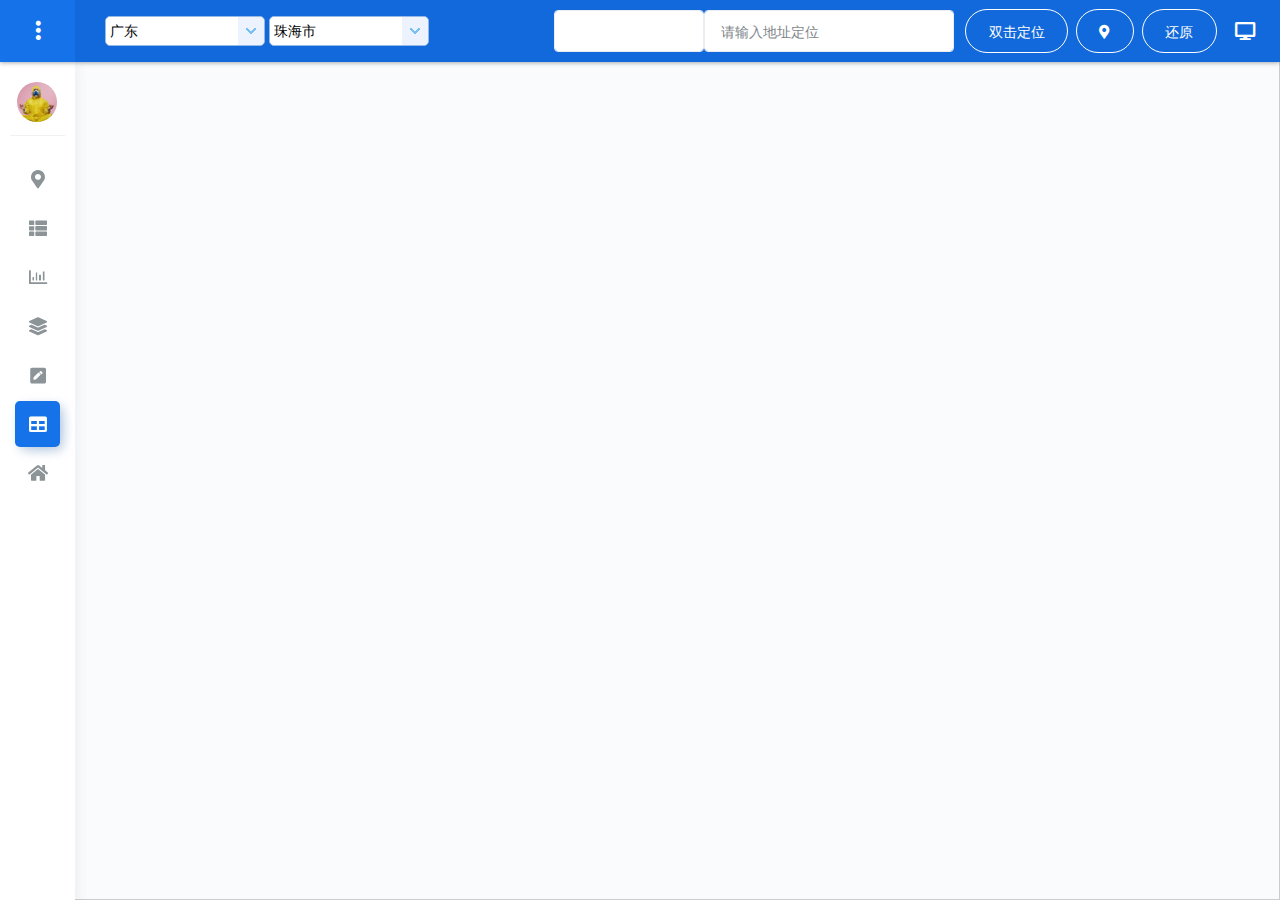
<file: ncov2019_web/SpatialAnalysis.html>
<!DOCTYPE html>
<html lang="en">
<head>
    <meta charset="utf-8">
    <title>COVID19</title>
    <meta content='width=device-width, initial-scale=1.0, shrink-to-fit=no' name='viewport' />


    <!-- Fonts and icons -->
    <script src="js/webfont.min.js"></script>

    <script>
        WebFont.load({
            google: {"families":["Lato:300,400,700,900"]},
            custom: {"families":["Flaticon", "Font Awesome 5 Solid", "Font Awesome 5 Regular", "Font Awesome 5 Brands", "simple-line-icons"], urls: ['assets/css/fonts.min.css']},
            active: function() {
                sessionStorage.fonts = true;
            }
        });
    </script>

    <!-- CSS Files -->
    <link rel="stylesheet" href="css/bootstrap.min.css">
    <link rel="stylesheet" href="css/atlantis.min.css">

    <script src="js/jquery-3.4.1.js"></script>
    <script type="text/javascript" src="js/jquery.easyui.min.js"></script>
    <link rel="stylesheet" type="text/css" href="css/easyui.css">

    <!--百度地图API-->
    <script type="text/javascript" src="http://api.map.baidu.com/api?v=2.0&services=true&ak=4tPcrZcaduiSx5hSHGRvdAFO88gEKwKc"></script>

    <link rel="stylesheet" type="text/css" href="style.css">

</head>
<body>

<div class="wrapper sidebar_minimize">

    <div class="main-header">
        <!-- Logo Header -->
        <div class="logo-header" data-background-color="blue">

            <a href="index.html" class="logo">
                <img src="photos/logo.png" alt="navbar brand" class="navbar-brand">
            </a>
            <button class="navbar-toggler sidenav-toggler ml-auto" type="button" data-toggle="collapse" data-target="collapse" aria-expanded="false" aria-label="Toggle navigation">
					<span class="navbar-toggler-icon">
						<i class="icon-menu"></i>
					</span>
            </button>
            <button class="topbar-toggler more"><i class="icon-options-vertical"></i></button>
            <div class="nav-toggle">
                <button class="btn btn-toggle toggle-sidebar">
                    <i class="icon-menu"></i>
                </button>
            </div>
        </div>
        <!-- End Logo Header -->

        <!-- Navbar Header -->
        <nav class="navbar navbar-header navbar-expand-lg" data-background-color="blue2">
            <div class="container-fluid">
                <div class="collapse" id="search-nav">

                    <select class="easyui-combobox" style="width:40%" id="sel">
                        <option>广东</option>
                    </select>
                    <select class="easyui-combobox" style="width:40%" id="sel2">
                        <option>珠海市</option>
                    </select>

                </div>
            </div>

            <!--div id="searchResultPanel" style="border:1px solid #C0C0C0;width:150px;height:auto; display:none;"></div-->

            <ul class="navbar-nav topbar-nav ml-md-auto align-items-center">
                <input  type="text" name='date99' id='date99' class="form-control" size="20"  style="width:150px;"/>
                <div id="r-result" style="color: #0A0B11">

                    <input type="text" placeholder="请输入地址定位" class="form-control" id="suggestId" size="20"  style="width:250px;" />
                    <datalist id="searchResultPanel"></datalist>
                </div>
                &emsp;
                <a id="buffer" class="btn btn-white btn-border btn-round mr-2" onclick="GetBuffer()">双击定位</a>

                <a class="btn btn-white btn-border btn-round mr-2" onclick="DrawTrack()"><i class="fas fa-map-marker-alt"></i></a>

                <a id="Canclebuffer" class="btn btn-white btn-border btn-round mr-2" onclick="initMap()">还原</a>

                <li class="nav-item dropdown hidden-caret">
                    <a class="nav-link" data-toggle="dropdown" href="#" aria-expanded="false">
                        <i class="fas fa-desktop"></i>
                    </a>
                    <div class="dropdown-menu quick-actions quick-actions-info animated fadeIn">
                        <div class="quick-actions-header">
                            <span class="title mb-1">便捷服务</span>
                            <span class="subtitle op-8">新冠肺炎相关服务平台</span>
                        </div>
                        <div class="quick-actions-scroll scrollbar-outer">
                            <div class="quick-actions-items">
                                <div class="row m-0">

                                    <a class="col-6 col-md-4 p-0" href="https://sa.sogou.com/new-weball/page/sgs/epidemic/xhw?type_page=xhw" target ="_blank">
                                        <div class="quick-actions-item">
                                            <i class="flaticon-file-1"></i>
                                            <span class="text">同城查询</span>


                                        </div>
                                    </a>
                                    <a class="col-6 col-md-4 p-0" href="https://xw.qq.com/act/fytrace?pgv_ref=xinhuawang&ADTAG=xinhuawang" target ="_blank">
                                        <div class="quick-actions-item">
                                            <i class="flaticon-database"></i>
                                            <span class="text">轨迹查询</span>
                                        </div>
                                    </a>
                                    <a class="col-6 col-md-4 p-0"href="https://expert.baidu.com/med/template/#/pages/doctor/fyrobottriage/index?vn=med&word=%E9%97%AE%E5%8C%BB%E7%94%9F&atn=fyrobottriage&title=%E6%99%BA%E8%83%BD%E8%87%AA%E6%B5%8B&questionnaire=antiepidemic&sf_ref=xhw_antiepidemic_zice&lid=8795088393" target="_blank">
                                        <div class="quick-actions-item">
                                            <i class="flaticon-pen"></i>
                                            <span class="text">智能自测</span>
                                        </div>
                                    </a>
                                    <a class="col-6 col-md-4 p-0" href="http://www.piyao.org.cn/2020yqpy/" target="_blank">
                                        <div class="quick-actions-item">
                                            <i class="flaticon-list"></i>
                                            <span class="text">求征辟谣</span>
                                        </div>
                                    </a>
                                    <a class="col-6 col-md-4 p-0" href="http://sike.news.cn/hot/h5/yiqing/zt/index.html" target="_blank">
                                        <div class="quick-actions-item">
                                            <i class="flaticon-file"></i>
                                            <span class="text">心理防疫站</span>
                                        </div>
                                    </a>
                                    <a class="col-6 col-md-4 p-0" href="https://yq.esgcc.com.cn/distxhw/index.html#/" target="_blank">
                                        <div class="quick-actions-item">
                                            <i class="flaticon-interface-1"></i>
                                            <span class="text">供需对接</span>
                                        </div>
                                    </a>

                                </div>
                            </div>
                        </div>
                    </div>
                </li>

            </ul>

        </nav>
        <!-- End Navbar -->

    </div>

    <!-- Sidebar -->
    <div class="sidebar sidebar-style-2">
        <div class="sidebar-wrapper scrollbar scrollbar-inner">
            <div class="sidebar-content">
                <div class="user">
                    <div class="avatar-sm float-left mr-2">
                        <img src="photos/川菜.jpg" alt="..." class="avatar-img rounded-circle">
                    </div>
                    <div class="info">
                        <a data-toggle="collapse" aria-expanded="true">
								<span>
									COVID2019
                            </span>
                            <span class="user-level" style="font-size:12px">
									抗击疫情人人有责
                            </span>
                        </a>
                        <div class="clearfix"></div>
                    </div>
                </div>
                <ul class="nav nav-primary">

                    <li class="nav-item">
                        <a href="SpreadMap.html">
                            <i class="fas fa-map-marker-alt"></i>
                            <p>传播地图</p>
                        </a>
                    </li>

                    <li class="nav-item">
                        <a href="WordCloud.html">
                            <i class="fas fa-th-list"></i>
                            <p>关键词云</p>
                        </a>
                    </li>
                    <li class="nav-item">
                        <a href="Curve.html" >
                            <i class="far fa-chart-bar"></i>
                            <p>数据查询</p>
                        </a>
                    </li>
                    <li class="nav-item">
                        <a href="Map.html">
                            <i class="fas fa-layer-group"></i>
                            <p>态势地图</p>
                        </a>
                    </li>
                    <li class="nav-item">
                        <a href="DataAnalysis.html">
                            <i class="fas fa-pen-square"></i>
                            <p>数据分析</p>
                        </a>
                    </li>
                    <li class="nav-item active">
                        <a href="SpatialAnalysis.html">
                            <i class="fas fa-table"></i>
                            <p>地图分析</p>
                        </a>
                    </li>
                    <li class="nav-item">
                        <a href="index.html">
                            <i class="fas fa-home"></i>
                            <p>退出</p>
                        </a>
                    </li>
                </ul>
            </div>
        </div>
    </div>
    <!-- End Sidebar -->


    <div id="main" style="width:auto;height:100%">
        <!--是否需要一个单独窗体-->
        <div style="width:auto;height:100%;border:#ccc solid 1px;" id="dituContent"></div>
        <!--<div style="width:420px;height:700px;left:1100px;up:15%;border:#ccc solid 1px;" id="Toolbox"></div>-->
    </div>
    <!--百度地图容器-->


</div>


<script type="text/javascript" src="e-chart/echarts.js"></script>
<script type="text/javascript" src='e-chart/china.js'></script>
<!--   Core JS Files   -->
<script src="assets/js/bootstrap.min.js"></script>
<!-- jQuery Scrollbar -->
<script src="assets/js/jquery.scrollbar.min.js"></script>
<!-- Atlantis JS -->
<script src="assets/js/atlantis.min.js"></script>


<script >

    //标注点数组
    var markerArr=[];
    var Citys=[];
    var Provinces = [];
    var Keyword;
    var centerpoint;
    var myCity='';

    //创建option
    function createOption(parentId, data) {
        let Select=[];
        for (let i = 0; i < data.length; i++) {
            Select.push({'text':data[i],'value':data[i]})
        }
        $(parentId).combobox({
            textField:'text',
            valueField:'value',
            data:Select
        });
    }

    //省份列表
    $.ajax({
        type:"get",
        url:"http://localhost:8081/ncov/analysis/All_Province",
        data:{},
        dataType : "json",
        async: false,
        success:function (data) {
            for(let i=0;i<data.length;i++){
                Provinces.push(data[i]);
            }
        },
        error : function(errorMsg) {
            //请求失败时执行该函数
            alert("图表请求数据失败!");
        }
    });

    //省份列表创建
    createOption('#sel',Provinces);

    //************************下拉框1
    $(document).ready(function () {
        $("#sel").combobox({
            onSelect: function (n,o) {

                Keyword = n.value;
                Citys.splice(0,Citys.length);
//城市列表
                $.ajax({
                    type: "get",
                    url: "http://localhost:8081/ncov/analysis/All_City/" + Keyword,
                    data: {},
                    dataType: "json",
                    async: false,
                    success: function (data) {
                        for (let i = 0; i < data.length; i++) {
                            Citys.push(data[i]);
                        }
                    },
                    error: function (errorMsg) {
                        //请求失败时执行该函数
                        alert("图表请求数据失败!");
                    }
                });

                document.getElementById("sel2").options.length = 0;
                createOption('#sel2', Citys);
            }
        });
    });

    //*************************下拉框2
    $(document).ready(function ()  {
        $("#sel2").combobox({
            onSelect: function (n,o) {
                Keyword=n.value;
                myCity=Keyword;
//城市数据
                //map.clearOverlays();
                initMap();//创建和初始化地图

            }
        });
    });

    //创建和初始化地图函数：
    function initMap(){
        markerArr=[];
        GetData();
        createMap();//创建地图
        setMapEvent();//设置地图事件
        addMapControl();//向地图添加控件
        //map.clearOverlays();
        addMarker();//向地图中添加marker
    }

    function GetData() {
        $.ajax({
            type:"get",
            url:"http://localhost:8081/ncov/Hanalysis/City?city="+Keyword,
            data:{},
            dataType : "json",
            async: false,
            success:function (data) {
                markerArr=[]
                for(let i=0;i<data.length;i++){
                    markerArr.push({
                        id:data[i].id,
                        province:data[i].province,
                        city:data[i].city,
                        district:data[i].district,
                        place:data[i].place,
                        source:data[i].source,
                        link:data[i].link,
                        lng:data[i].lng,
                        lat:data[i].lat,
                        reportDate:data[i].report_date
                    })
                }
                centerpoint=new BMap.Point(data[0].lng,data[0].lat);
            },
            error : function(errorMsg) {
                //请求失败时执行该函数
                alert("图表请求数据失败!");
            }
        });

    }
    //创建地图函数：
    function createMap(){
        var map = new BMap.Map("dituContent");//在百度地图容器中创建一个地图
        //var point = new BMap.Point(116.426978,39.894567);//定义一个中心点坐标
        map.centerAndZoom(centerpoint,11);//设定地图的中心点和坐标并将地图显示在地图容器中
        window.map = map;//将map变量存储在全局
    }

    //地图事件设置函数：
    function setMapEvent(){
        map.enableDragging();//启用地图拖拽事件，默认启用(可不写)
        map.enableScrollWheelZoom();//启用地图滚轮放大缩小
        map.enableDoubleClickZoom();//启用鼠标双击放大，默认启用(可不写)
        map.enableKeyboard();//启用键盘上下左右键移动地图
        map.addEventListener('click', function (e) {
            //alert(e.point.lng +', '+ e.point.lat);
            //Buffer(e.point);
        });
    }

    //地图控件添加函数：
    function addMapControl(){
        //向地图中添加缩放控件
        var ctrl_nav = new BMap.NavigationControl({anchor:BMAP_ANCHOR_TOP_RIGHT,type:BMAP_NAVIGATION_CONTROL_LARGE,offset:new BMap.Size(0,80)});
        map.addControl(ctrl_nav);
        //向地图中添加缩略图控件
        var ctrl_ove = new BMap.OverviewMapControl({anchor:BMAP_ANCHOR_BOTTOM_RIGHT,isOpen:1});
        map.addControl(ctrl_ove);
        //向地图中添加比例尺控件
        var ctrl_sca = new BMap.ScaleControl({anchor:BMAP_ANCHOR_BOTTOM_LEFT});
        map.addControl(ctrl_sca);
    }

    //创建marker
    function addMarker(flag){
        if(flag){
            markerArr=markerBuffer;
        }
        //var allOverlay = map.getOverlays();
        //for (var j = 0; j < allOverlay.length; j++) {
        //    allOverlay[j].enableMassClear();
        //}
        //map.clearOverlays();
        for(var i=0;i<markerArr.length;i++){
            var json = markerArr[i];
            var point = new BMap.Point(json.lng,json.lat);
            //var iconImg = createIcon(json.icon);
            var marker = new BMap.Marker(point);
            marker.disableMassClear();
            var iw = createInfoWindow(i);
            //var label = new BMap.Label(json.title);
            //marker.setLabel(label);
            map.addOverlay(marker);


            (function(){
                var index = i;
                var _iw = createInfoWindow(i);
                var _marker = marker;

                _marker.addEventListener("click",function(){

                    this.openInfoWindow(_iw);
                });
            })
            ()
        }


    }

    //创建InfoWindow
    function createInfoWindow(i){
        var json =  markerArr[i];
        var iw;
        if(json.source != null)
        {
            iw = new BMap.InfoWindow(
                "<span><strong>确诊时间：</strong>"+json.reportDate+"</span><br>" +
                "<span><strong>市：</strong>"+json.city+"</span><br>" +
                "<span><strong>地址：</strong>"+json.place+"</span><br>" +
                "<span ><strong>信息来源：</strong><a href="+json.link+" target =\"_blank\">"+json.source+"</a></span><br>"
            );
        }
        else{
            iw = new BMap.InfoWindow(
                "<span><strong>地址：</strong>"+json.place+"</span><br>"+
                "<span><strong>时间：</strong>"+json.reportDate+"</span><br><br>"
            );
        }
        return iw;
    }


    //创造搜索框 然后进行检索定位
    function G(id) {
        return document.getElementById(id);
    }

    var ac = new BMap.Autocomplete(    //建立一个自动完成的对象
        {"input" : "suggestId",
            "location" : window.map
        });

    ac.addEventListener("onhighlight", function(e) {  //鼠标放在下拉列表上的事件
        var str = "";
        var _value = e.fromitem.value;
        var value = "";
        if (e.fromitem.index > -1) {
            value = _value.province +  _value.city +  _value.district +  _value.street +  _value.business;
        }
        str = "FromItem<br />index = " + e.fromitem.index + "<br />value = " + value;

        value = "";
        if (e.toitem.index > -1) {
            _value = e.toitem.value;
            value = _value.province +  _value.city +  _value.district +  _value.street +  _value.business;
        }
        str += "<br />ToItem<br />index = " + e.toitem.index + "<br />value = " + value;
        G("searchResultPanel").innerHTML = str;
    });
//*******************************************************************
    var myDangerVarr=[];
    var now = new Date();
    var year = now.getFullYear();
    var month = now.getMonth()+1;
    var date = now.getDate();
    var Nowtime = year+"-"+month+"-"+date;

    var Clickdate = document.getElementById('date99');
    Clickdate.value = Nowtime;

    function getDangerV(city,date,lat,lng) {
        var data = {
            'city':city,
            'date':date,
            'lat':lat,
            'lng':lng
        };
        var TdangerV=0;

        $.ajax({
            //几个参数需要注意一下
            type: "POST",//方法类型
            dataType: "json",//预期服务器返回的数据类型
            url: "http://localhost:8081/ncov/address/danger" ,//url
            data: data,
            traditional: true,//这里设置为true
            async: false,
            success: function (data) {
                TdangerV = data;
            },
            error : function() {
                alert("失败！");
            }
        });

        return TdangerV;
    }


    function addTrack(start,end){
        var mJson=myDangerVarr;

        var myIcon = new BMap.Icon("photos/marker2.png", new BMap.Size(50,50), {    //小图片
            //offset: new BMap.Size(0, -5),    //相当于CSS精灵
            imageOffset: new BMap.Size(0, 0)    //图片的偏移量。为了是图片底部中心对准坐标点。
        });

        //change
        //更改了参数
        var driving = new BMap.DrivingRoute(map,{
            renderOptions: {
                map: map,
                enableDragging : true //可进行拖拽
            },
        });

        let temp = {};
        let DateGroup = [];
        for(let i = start; i < end; i++){
            let a = mJson[i];
            if(!temp[a.reportDate]){
                DateGroup.push({
                    reportDate: a.reportDate,
                    city:a.city,
                    Tpts:[],
                    s:[],
                    data: [a]
                });
                temp[a.reportDate] = a;
            }else{
                for(let j = 0; j < DateGroup.length; j++){
                    let b = DateGroup[j];
                    if(b.reportDate == a.reportDate){
                        b.data.push(a);
                        break;
                    }
                }}
        }

        for(let i=0;i<DateGroup.length;i++){
            if(DateGroup[i].data.length>1){
                var waypoints=[];
                var P1= new BMap.Point(DateGroup[i].data[0].lng,DateGroup[i].data[0].lat);
                var P2= new BMap.Point(DateGroup[i].data[DateGroup[i].data.length-1].lng,mJson[DateGroup[i].data.length-1].lat);
                for(var j=1;j<DateGroup[i].data.length-1;j++){
                    var P= new BMap.Point(DateGroup[i].data[j].lng,DateGroup[i].data[j].lat);
                    waypoints.push(P)
                }
                driving.search(P1,P2,{waypoints});
            }
        }
        //changeover
        var order=0;

        driving.setSearchCompleteCallback(function(){
            //change
            map.clearOverlays();
            Tpts=[];
            TptsDetail=[]
            // 获取第一条方案
            var plan = driving.getResults().getPlan(0);
            for(var j = 0;j < plan.getNumRoutes(); j++){
                var pts = plan.getRoute(j).getPath();    //通过驾车实例，获得一系列点的数组
                Tpts=Tpts.concat(pts);
            }
            var polyline = new BMap.Polyline(Tpts);
            map.addOverlay(polyline);
            var paths = Tpts.length;    //获得有几个点
            var carMk = new BMap.Marker(Tpts[0],{icon:myIcon});

            var TdangerV=getDangerV(DateGroup[0].city,DateGroup[0].reportDate,Tpts[0].lat,Tpts[0].lng);
            var label = new BMap.Label("危险系数:"+TdangerV,{offset:new BMap.Size(40,-10)});
            label.setStyle({
                color : "black",
                maxWidth:"none",   //去除bootstrap中样式
                fontSize : "12px",
                height : "20px",
                lineHeight : "20px",
                fontFamily:"微软雅黑"
            });


            carMk.setLabel(label);

            map.addOverlay(carMk);
            var j=0;
            function resetMkPoint(j){
                map.removeOverlay(label);
                TdangerV=getDangerV(DateGroup[0].city,DateGroup[0].reportDate,Tpts[j].lat,Tpts[j].lng);

                label = new BMap.Label("危险系数:"+TdangerV,{offset:new BMap.Size(40,-10)});
                label.setStyle({
                    color : "black",
                    maxWidth:"none",   //去除bootstrap中样式
                    fontSize : "12px",
                    height : "20px",
                    lineHeight : "20px",
                    fontFamily:"微软雅黑"
                });
                carMk.setPosition(Tpts[j]);
                carMk.setLabel(label);

                if(j < paths){
                    setTimeout(function(){
                        j++;
                        resetMkPoint(j);
                    },100);
                }
            }
            setTimeout(function(){
                resetMkPoint(5);
            },100);

            // 获取方案的驾车线路
            var route = plan.getRoute(0);
            // 获取每个关键步骤,并输出到页面
            var s = [];
            for(var j = 0;j < plan.getNumRoutes(); j++){
                var route = plan.getRoute(j);
                for (var i = 0; i < route.getNumSteps(); i++){
                    var step = route.getStep(i);
                    s.push((j + 1)+"-"+(i + 1) + ". " + step.getDescription());
                }
            }

            //document.getElementById("dialog_result").innerHTML = s.join("<br/>");
            //changeover

            //$('#exampleModal3').on('show.bs.modal', function (event) {
             //   var modal = $(this);
            //})

            //if(heat==1){
            //    openHeatmap();
            //}

        });

        /*
        for(i=start;i<end;i++){
            addMarker(i);
        }
        */
    }

    function DrawTrack() {
        addTrack(0,myDangerVarr.length);
        myDangerVarr=[];

    }

    //*******************************************************************

    var myValue;
    ac.addEventListener("onconfirm", function(e) {    //鼠标点击下拉列表后的事件
        GetBuffer();

        var _value = e.item.value;
        myValue = _value.province +  _value.city +  _value.district +  _value.street +  _value.business;
        G("searchResultPanel").innerHTML ="onconfirm<br />index = " + e.item.index + "<br />myValue = " + myValue;
        setPlace();
    });

    function setPlace(){
        //map.clearOverlays();    //清除地图上所有覆盖物
        function myFun(){
            var pp = local.getResults().getPoi(0).point;    //获取第一个智能搜索的结果

            var time = Clickdate.value;
            var TdangerV=getDangerV(myCity,time,pp.lat,pp.lng);
            myDangerVarr.push({
                lng: pp.lng,
                lat: pp.lat,
                reportDate:time,
                dangerV:TdangerV,
                city:myCity
            })

            map.centerAndZoom(pp, 13);
            //map.addOverlay(new BMap.Marker(pp));    //添加标注
            mypoint=pp.lng+'|'+pp.lat;
            markerMe = [{title:"危险系数: "+ TdangerV.toString(),content:"我的当前位置",point:mypoint,isOpen:0,icon:{w:50,h:50,l:0,t:0,x:6,lb:5}}];
            Buffer(pp,10);
            addMarker1(markerMe);
        }
        var local = new BMap.LocalSearch(map, { //智能搜索
            onSearchComplete: myFun
        });
        local.search(myValue);
    }

    //创建marker
    function addMarker1(markerArr){
        for(var i=0;i<markerArr.length;i++){
            var json = markerArr[i];
            var p0 = json.point.split("|")[0];
            var p1 = json.point.split("|")[1];
            var point = new BMap.Point(p0,p1);
            var iconImg = createIcon(json.icon);
            var marker = new BMap.Marker(point,{icon:iconImg});
            //var iw = createInfoWindow1(i,markerArr);
            var label = new BMap.Label(json.title,{"offset":new BMap.Size(json.icon.lb-json.icon.x+10,-20)});
            label.setStyle({
                color : "black",
                maxWidth:"none",   //去除bootstrap中样式
                fontSize : "12px",
                height : "20px",
                lineHeight : "20px",
                fontFamily:"微软雅黑"
            })

            marker.setLabel(label);
            map.addOverlay(marker);
        }
    }
    //创建一个Icon
    function createIcon(json){
        var picfile;
        picfile="photos/marker2.png";
        var icon = new BMap.Icon(picfile, new BMap.Size(json.w,json.h),{imageOffset: new BMap.Size(-json.l,-json.t),infoWindowOffset:new BMap.Size(json.lb+5,1),offset:new BMap.Size(json.x,json.h)})
        return icon;
    }

    function GetBuffer() {
        var mypoint="";
        map.clearOverlays();
//***********************************************************************
        map.addEventListener('dblclick', function (e) {
            //map.clearOverlays();    //清除地图上所有覆盖物
            //alert(e.point.lng +', '+ e.point.lat);

            var time = Clickdate.value;
            var TdangerV=getDangerV(myCity,time,e.point.lat,e.point.lng);
            myDangerVarr.push({
                lng: e.point.lng,
                lat: e.point.lat,
                reportDate:time,
                dangerV:TdangerV,
                city:myCity
            })

            mypoint=e.point.lng+'|'+e.point.lat;
            markerMe = [{title:"危险系数："+TdangerV.toString(),content:"我的当前位置",point:mypoint,isOpen:0,icon:{w:50,h:50,l:0,t:0,x:6,lb:5}}];
            map.centerAndZoom(e.point, 13);
            //alert(mypoint);
            //addMarker();
            Buffer(e.point,10);
            addMarker1(markerMe);
        });
    }

    var markerBuffer=[];

    function Buffer(point,radius) {
        $.ajax({
            type:"get",
            url:"http://localhost:8081/ncov/Hanalysis/Buffer?"+"buffer="+radius+"&city="+Keyword+"&pointlat="+point.lat+"&pointlng="+point.lng,
            data:{},
            dataType : "json",
            async: false,
            success:function (data) {
                markerBuffer=[];
                for(let i=0;i<data.length;i++){
                    markerArr.push({
                        id:data[i].id,
                        province:data[i].province,
                        city:data[i].city,
                        district:data[i].district,
                        place:data[i].place,
                        source:data[i].source,
                        link:data[i].link,
                        lng:data[i].lng,
                        lat:data[i].lat,
                        reportDate:data[i].report_date
                    })
                }
            },
            error : function(errorMsg) {
                //请求失败时执行该函数
                alert("图表请求数据失败!");
            }
        });
        addMarker(1);
        var circle = new BMap.Circle(point,radius*1000,{strokeColor:"blue", strokeWeight:2, strokeOpacity:0.5}); //创建圆
        map.addOverlay(circle);            //增加圆
    }

</script>



</body>
</html>
</file>
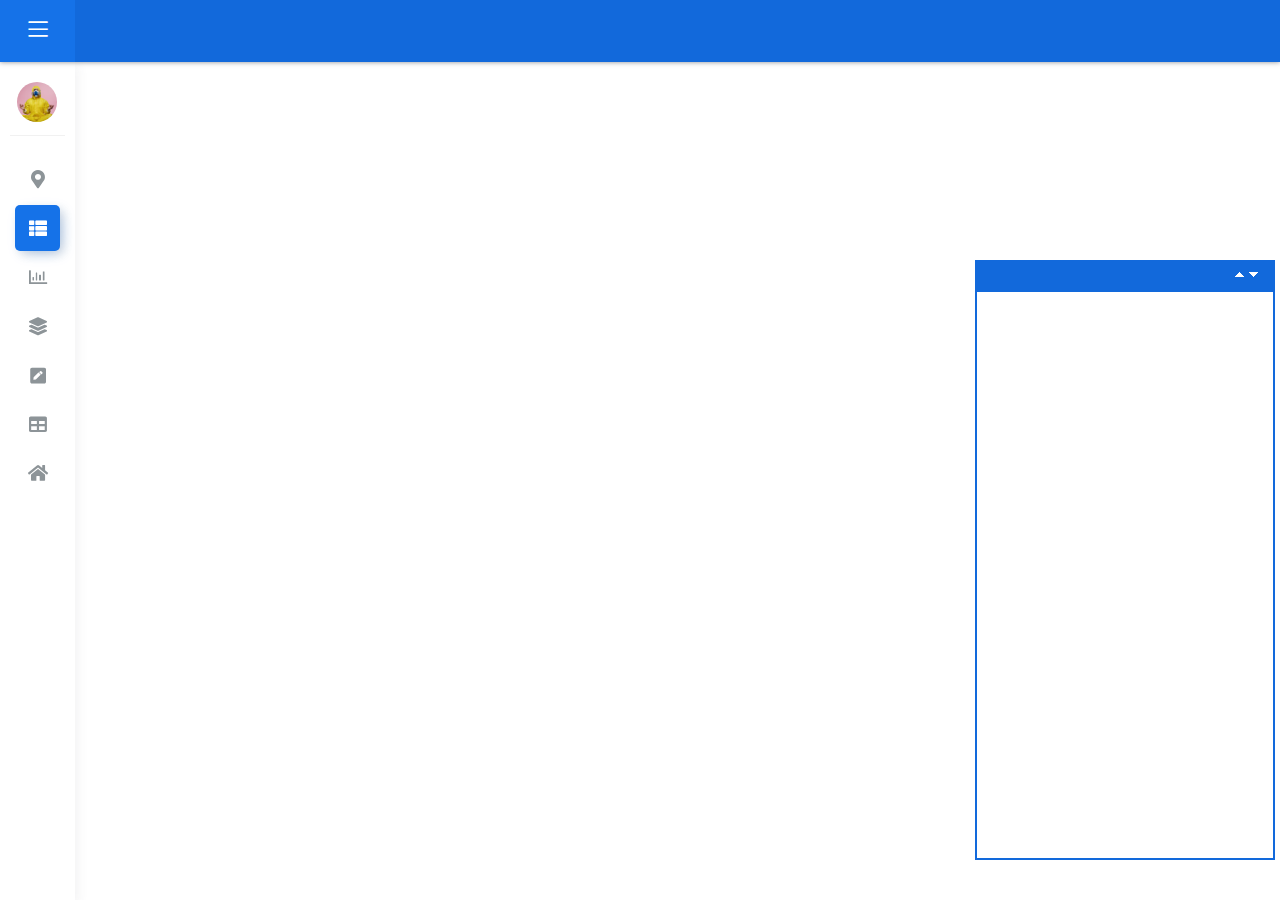
<file: ncov2019_web/WordCloud.html>
<!DOCTYPE html>
<html lang="en">
<head>
    <meta charset="utf-8">
    <title>COVID19</title>
    <meta content='width=device-width, initial-scale=1.0, shrink-to-fit=no' name='viewport' />

    <!-- Fonts and icons -->
    <script src="js/webfont.min.js"></script>

    <script>
        WebFont.load({
            google: {"families":["Lato:300,400,700,900"]},
            custom: {"families":["Flaticon", "Font Awesome 5 Solid", "Font Awesome 5 Regular", "Font Awesome 5 Brands", "simple-line-icons"], urls: ['assets/css/fonts.min.css']},
            active: function() {
                sessionStorage.fonts = true;
            }
        });
    </script>

    <!-- CSS Files -->
    <link rel="stylesheet" href="css/bootstrap.min.css">
    <link rel="stylesheet" href="css/atlantis.min.css">

    <script src="js/jquery-3.4.1.js"></script>
    <script src="js/jquery.SuperSlide.2.1.3.js"></script>

</head>
<body>
<div class="wrapper sidebar_minimize">

    <div class="main-header">
        <!-- Logo Header -->
        <div class="logo-header" data-background-color="blue">

            <a href="index.html" class="logo">
                <img src="photos/logo.png" alt="navbar brand" class="navbar-brand">
            </a>
            <button class="navbar-toggler sidenav-toggler ml-auto" type="button" data-toggle="collapse" data-target="collapse" aria-expanded="false" aria-label="Toggle navigation">
					<span class="navbar-toggler-icon">
						<i class="icon-menu"></i>
					</span>
            </button>
            <button class="topbar-toggler more"><i class="icon-options-vertical"></i></button>
            <div class="nav-toggle">
                <button class="btn btn-toggle toggle-sidebar">
                    <i class="icon-menu"></i>
                </button>
            </div>
        </div>
        <!-- End Logo Header -->

        <!-- Navbar Header -->
        <nav class="navbar navbar-header navbar-expand-lg" data-background-color="blue2">

            <div class="container-fluid">
                <div class="collapse" id="search-nav">
                    <form class="navbar-left navbar-form mr-md-5">
                        <div class="input-group">

                        </div>
                    </form>
                </div>

            </div>
        </nav>
        <!-- End Navbar -->
    </div>

    <!-- Sidebar -->
    <div class="sidebar sidebar-style-2">
        <div class="sidebar-wrapper scrollbar scrollbar-inner">
            <div class="sidebar-content">
                <div class="user">
                    <div class="avatar-sm float-left mr-2">
                        <img src="photos/川菜.jpg" alt="..." class="avatar-img rounded-circle">
                    </div>
                    <div class="info">
                        <a data-toggle="collapse" aria-expanded="true">
								<span>
									COVID2019
                            </span>
                            <span class="user-level" style="font-size:12px">
									抗击疫情人人有责
                            </span>
                        </a>
                        <div class="clearfix"></div>
                    </div>
                </div>
                <ul class="nav nav-primary">

                    <li class="nav-item">
                        <a href="SpreadMap.html">
                            <i class="fas fa-map-marker-alt"></i>
                            <p>传播地图</p>
                        </a>
                    </li>

                    <li class="nav-item active">
                        <a href="WordCloud.html">
                            <i class="fas fa-th-list"></i>
                            <p>关键词云</p>
                        </a>
                    </li>
                    <li class="nav-item">
                        <a href="Curve.html" >
                            <i class="far fa-chart-bar"></i>
                            <p>数据查询</p>
                        </a>
                    </li>
                    <li class="nav-item">
                        <a href="Map.html">
                            <i class="fas fa-layer-group"></i>
                            <p>态势地图</p>
                        </a>
                    </li>
                    <li class="nav-item">
                        <a href="DataAnalysis.html">
                            <i class="fas fa-pen-square"></i>
                            <p>数据分析</p>
                        </a>
                    </li>
                    <li class="nav-item">
                        <a href="SpatialAnalysis.html">
                            <i class="fas fa-table"></i>
                            <p>地图分析</p>
                        </a>
                    </li>
                    <li class="nav-item">
                        <a href="index.html">
                            <i class="fas fa-home"></i>
                            <p>退出</p>
                        </a>
                    </li>
                </ul>
            </div>
        </div>
    </div>
    <!-- End Sidebar -->
<!--
    <style type="text/css">
        /* css 重置 */
        *{margin:0; padding:0; list-style:none; }
        body{ background: #ffffff; font:normal 12px/22px 宋体;  }
        img{ border:0;  }
        a{ text-decoration:none; color: #ffffff; }
        a:hover{ color:#1974A1;  }


        /* 本例子css */
        .txtScroll-top{ width:300px; height: 600px; overflow:hidden; position:absolute; z-index: 5; bottom:10px; right:5px; border:1px solid #ccc;   }
        .txtScroll-top .hd{ overflow:hidden;  height:30px; background:#f4f4f4; padding:0 10px;  }

        .txtScroll-top .hd .prev,.txtScroll-top .hd .next{ display:block;  width:9px; height:5px; float:right; margin-right:5px; margin-top:10px;  overflow:hidden;
            cursor:pointer; background:url("photos/icoUp.gif") no-repeat;}
        .txtScroll-top .hd .next{ background:url("photos/icoDown.gif") no-repeat;  }

        .txtScroll-top .hd ul{ float:right; overflow:hidden; zoom:0.01; margin-top:10px; }
        .txtScroll-top .hd ul li{ float:left;  width:9px; height:9px; overflow:hidden; margin-right:5px; text-indent:-999px; cursor:pointer; background:url("photos/icoCircle.gif") 0 -9px no-repeat;}
        .txtScroll-top .hd ul li.on{ background-position:0 0; }

        .txtScroll-top .bd{ padding:15px;  }
        .txtScroll-top .infoList li{ height:24px; line-height:24px;   }
        .txtScroll-top .infoList li .date{ float:right; color: #ffffff;  }

    </style>
-->

    <style type="text/css">
        /* css 重置 */
        *{margin:0; padding:0; list-style:none; }
        body{ background:#fff; font:normal 12px/22px 宋体;  }
        img{ border:0;  }
        a{ text-decoration:none; color: #ffffff;  }
        a:hover{ color:#1974A1;  }


        /* 本例子css */
        .txtMarquee-top{ width:300px; height: 600px; overflow:hidden; position:absolute; z-index: 5; bottom:40px; right:5px; border:2px solid #1269DB;   }
        .txtMarquee-top .hd{ overflow:hidden;  height:30px; background:#1269DB; padding:0 10px;  }
        .txtMarquee-top .hd .prev,.txtMarquee-top .hd .next{ display:block;  width:9px; height:5px; float:right; margin-right:5px; margin-top:10px;  overflow:hidden;
            cursor:pointer; background:url("photos/arrow.png") 0 -100px no-repeat;}
        .txtMarquee-top .hd .next{ background-position:0 -140px;  }
        .txtMarquee-top .hd .prevStop{ background-position:-60px -100px;  }
        .txtMarquee-top .hd .nextStop{ background-position:-60px -140px;  }
        .txtMarquee-top .bd{ padding:15px;  }
        .txtMarquee-top .infoList li{ height:24px; line-height:24px;   }
        .txtMarquee-top .infoList li .date{ float:right; color:#999;  }

    </style>

    <div id="main" style="width: 100%;height:100%;margin: 0 auto;">

    </div>

    <div class="txtMarquee-top">
        <div class="hd">
            <a class="next"></a>
            <a class="prev"></a>
        </div>
        <div class="bd">
            <ul class="infoList" id="news">

            </ul>
        </div>
    </div>

</div>

<!--   Core JS Files   <script src="assets/js/bootstrap.min.js"></script>
<!-- jQuery Scrollbar  <script src="assets/js/jquery.scrollbar.min.js"></script>
<!-- Atlantis JS  <script src="assets/js/atlantis.min.js"></script>
-->

<script src="assets/js/atlantis.min.js"></script>

<script type="text/javascript" src="e-chart/echarts.js"></script>
<script type="text/javascript" src='e-chart/echarts-wordcloud.js'></script>



<script>

    let num=0;
    $.ajax({
        type:"get",
        url:"http://localhost:8081/ncov/news/content",
        data:{},
        dataType : "json",
        async: false,
        success:function (data) {
            for(let i=0;i<data.length;i++){
                var ele=document.createElement('li');
                if(data[i].title.length>16){
                    ele.innerHTML="<span class=\"date\">"+data[i].reportdate+"</span><a href="+data[i].url+"target=\"_blank\">"+data[i].title.substring(0,14)+'. . .'+"</a>";
                 //   ele.innerHTML="<span class=\"date\"></span><a href=# target=\"_blank\"></a>";
                }else{
                    ele.innerHTML="<span class=\"date\">"+data[i].reportdate+"</span><a href="+data[i].url+"target='_blank'>"+data[i].title+"</a>";
               }
                document.getElementById('news').appendChild(ele);
            }
            num=data.length;
        },
        error : function(errorMsg) {
            //请求失败时执行该函数
            alert("图表请求数据失败!");
        }

    });



</script>

<!--
<script type="text/javascript">
    jQuery(".txtScroll-top").slide({
        titCell:".hd ul",
        mainCell:".bd ul",
        autoPage:true,
        effect:"top",
        autoPlay:true,
        vis:23,
        scroll:1,
        delayTime:700
    });
</script>
-->

<script type="text/javascript">
    jQuery(".txtMarquee-top").slide({mainCell:".bd ul",autoPlay:true,effect:"topMarquee",vis:23,interTime:10});
</script>

<script >
    let myChart = echarts.init(document.getElementById('main'));
    let $imgs = [];
    let value=[];


    $.ajax({
        type:"get",
        url:"http://localhost:8081/ncov/wordcloud/word",
        data:{},
        dataType : "json",
        async: false,
        success:function (data) {
            for(let i=0;i<data.length;i++){
                $imgs.push({area:data[i].keyword,url:data[i].url});
                value.push({name:data[i].keyword,value:data[i].value})
            }
        },
        error : function(errorMsg) {
            //请求失败时执行该函数
            alert("图表请求数据失败!");
        }

    });

    var maskImage = new Image()
    maskImage.src="[data-uri]"

    var   option=
        {
            /*title: {
                text: '词\n云',
                x:'94%',
                y: 'center',
                padding: 5,
                itemGap: 10,
                textStyle: {
                    color: '#ffffff',
                    fontSize: 30
                }
            },
*/
            tooltip : {
                trigger: 'item',
                borderWidth:5,
            },
            roam: true, //是否允许缩放
            backgroundColor: '#242424',
            series: [ {
                type: 'wordCloud',
                gridSize: 5,
                autoSize: {enable: true, minSize: 1},
                //size: ['9%', '99%'],
                // sizeRange: [12, 80],
                rotationRange: [0, 0],
                maskImage:maskImage,
                textPadding:0,
                //  shape: 'pentagon',
                //   shape: 'circle',
                width: 1000,
                height: 650,
                top:'15%',
                left:'9%',
                //  drawOutOfBound: true,
                textStyle: {
                    normal: {
                        color: function () {
                            return 'rgb(' + [
                                Math.round(Math.random() * 105)+150,
                                Math.round(Math.random() * 105)+150,
                                Math.round(Math.random() * 105)+150
                            ].join(',') + ')';
                        }
                    },
                    emphasis: {
                        shadowBlur: 10,
                        shadowColor: '#ffffff'
                    }
                },
                data: value
            } ]
        }

    maskImage.onload=function(){
        myChart.setOption(option);
    }

    window.onresize = myChart.resize;
</script>


</body>
</html>
</file>
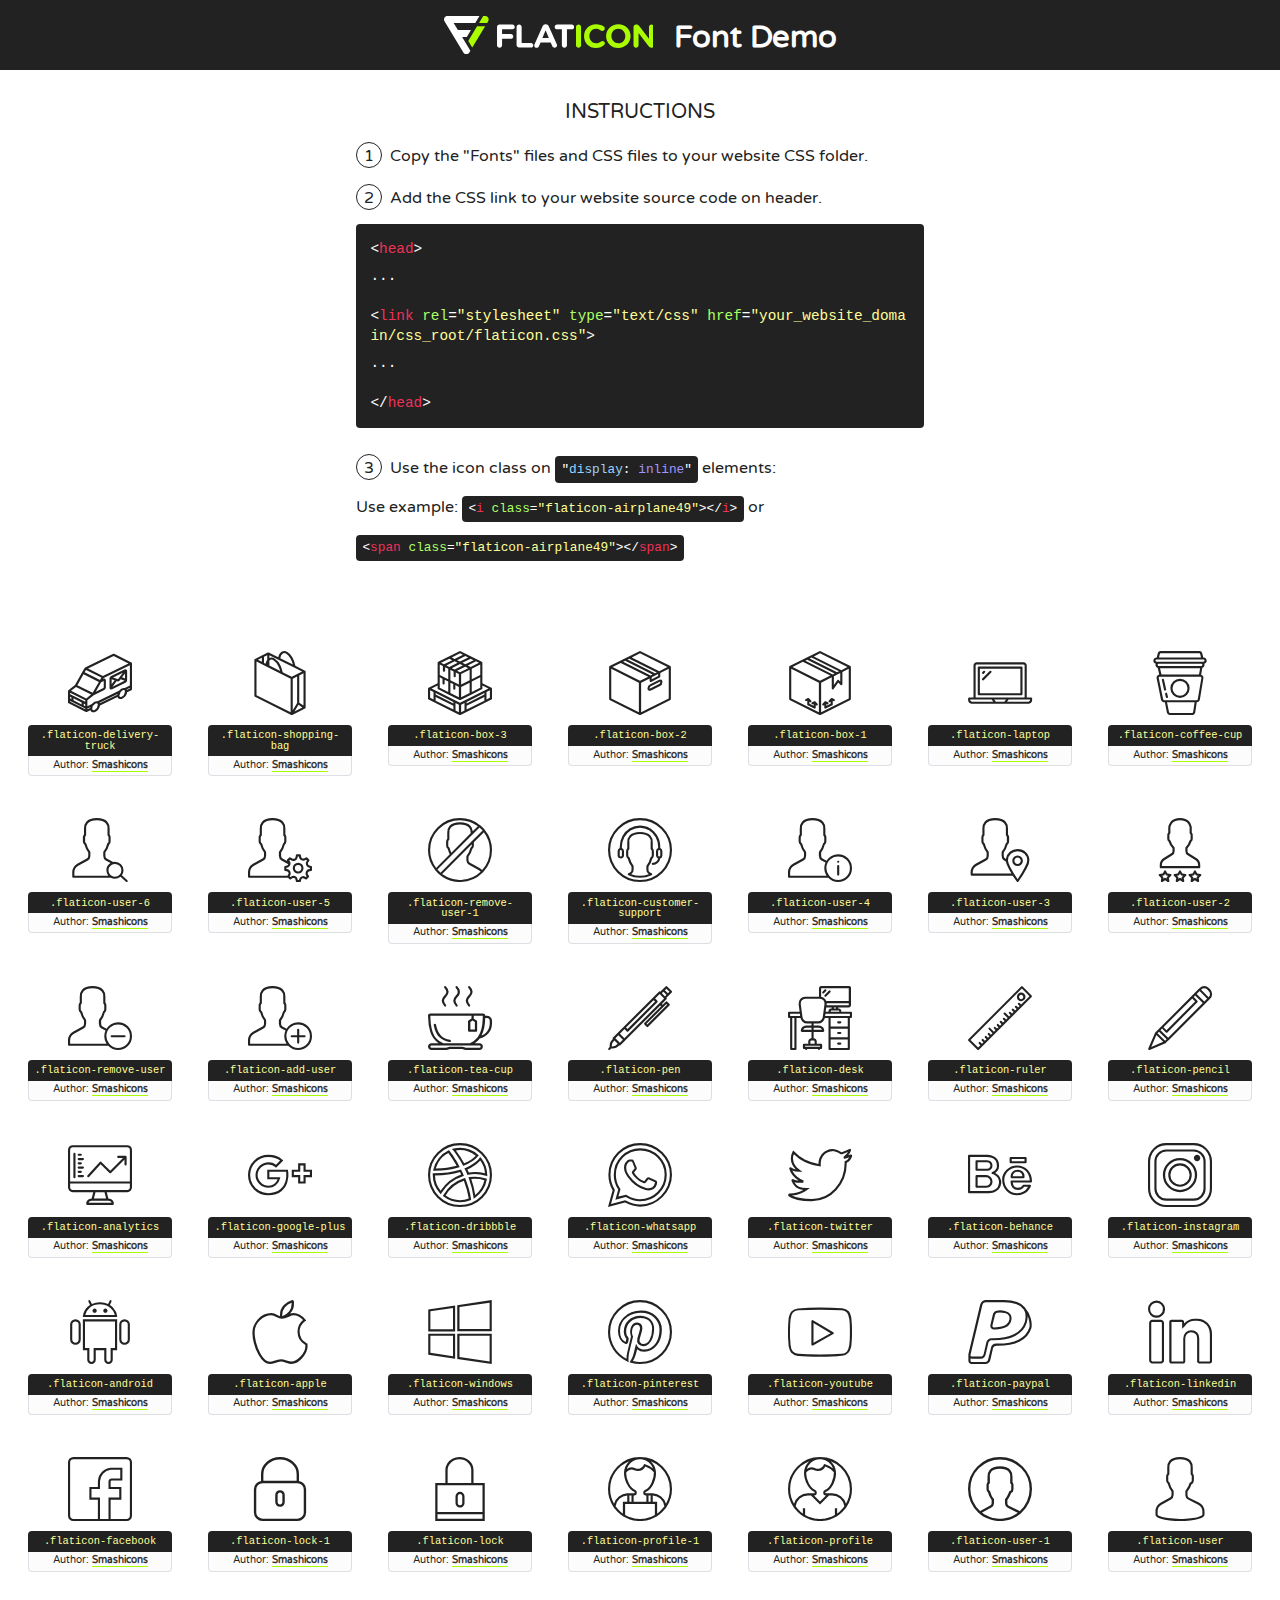
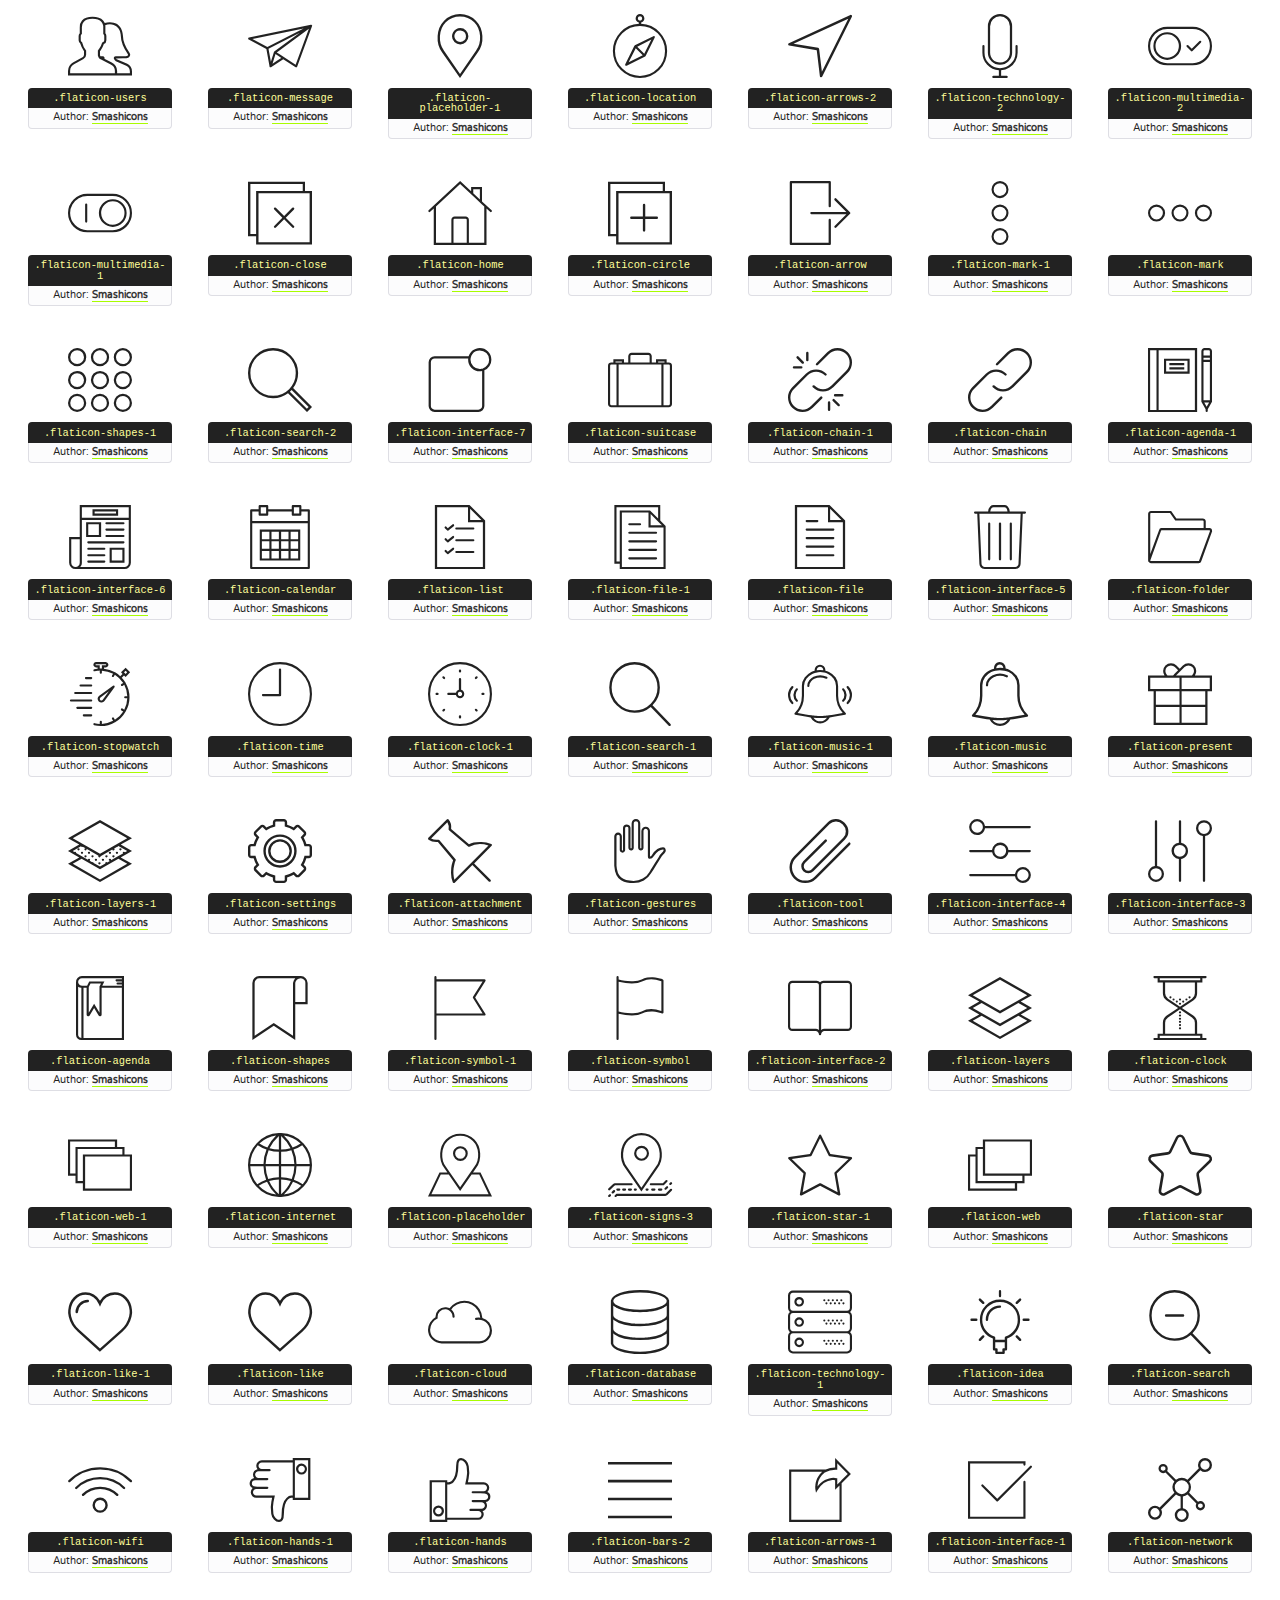
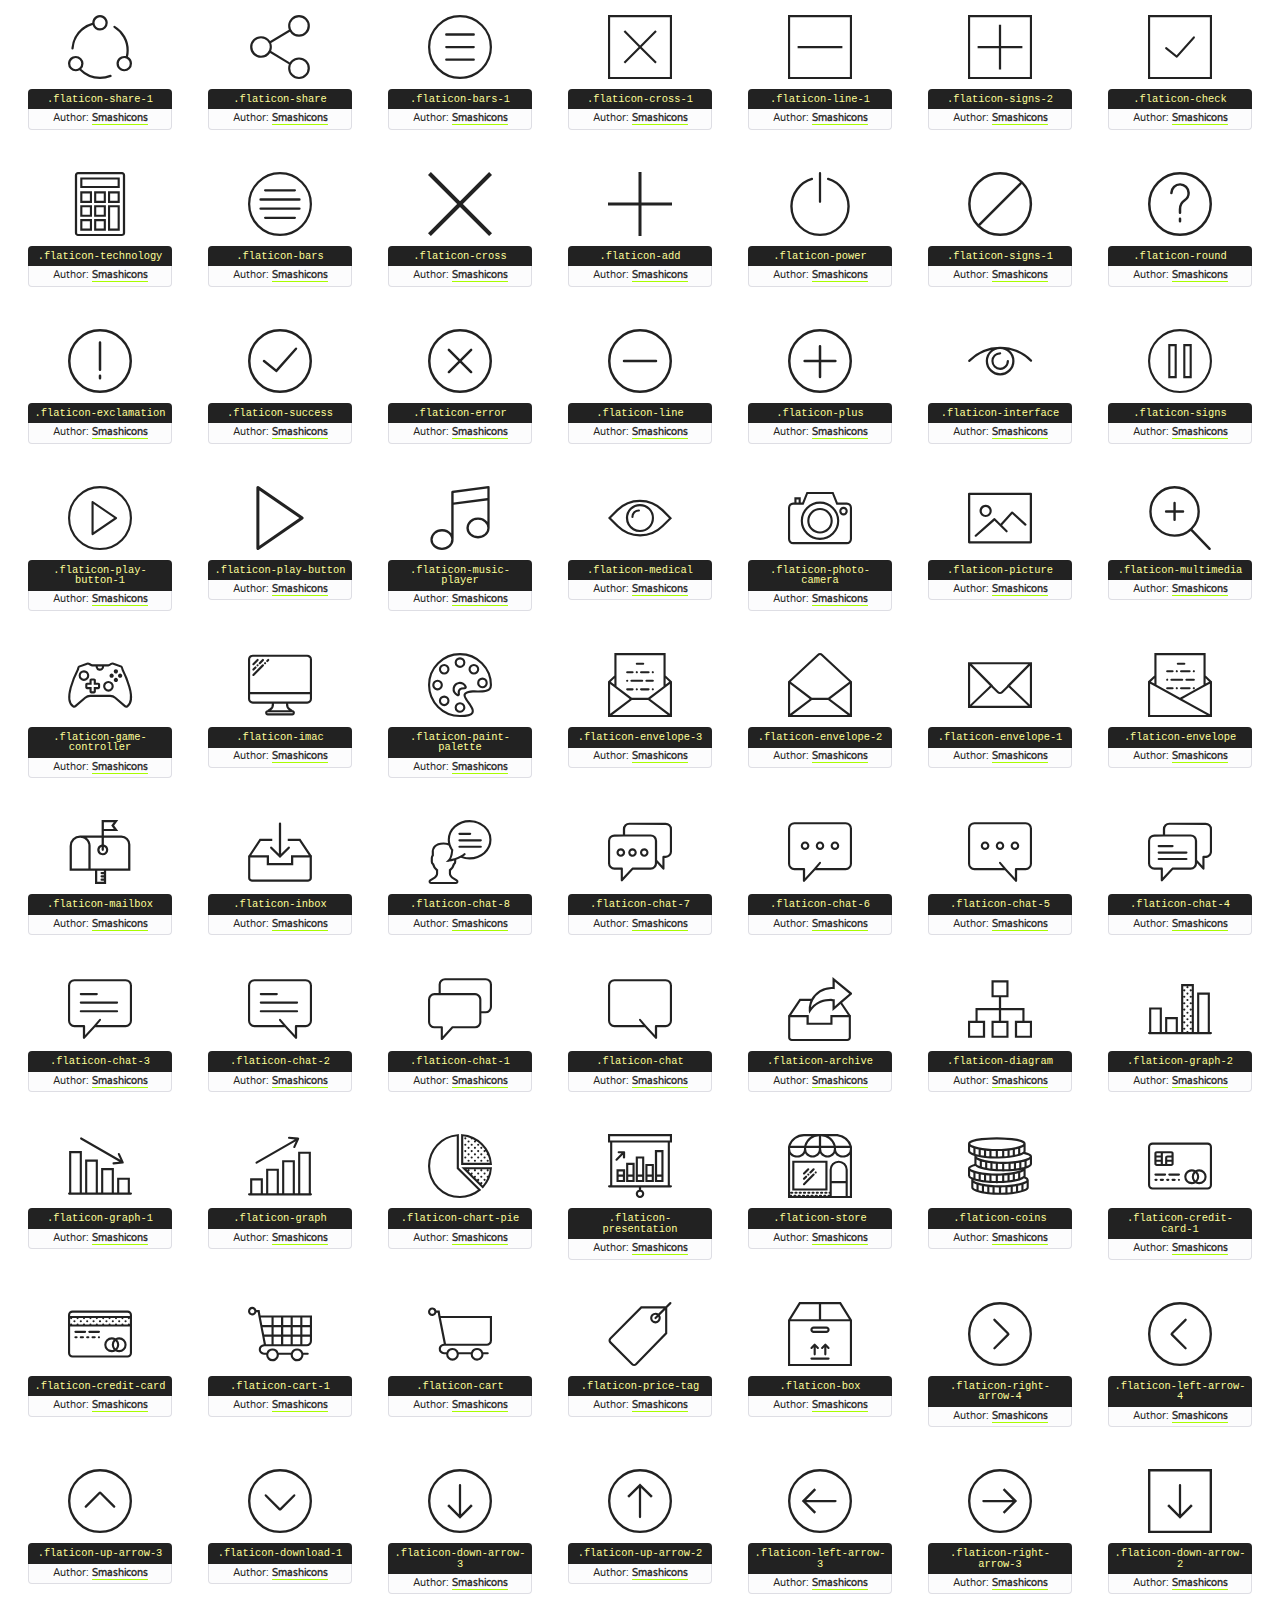
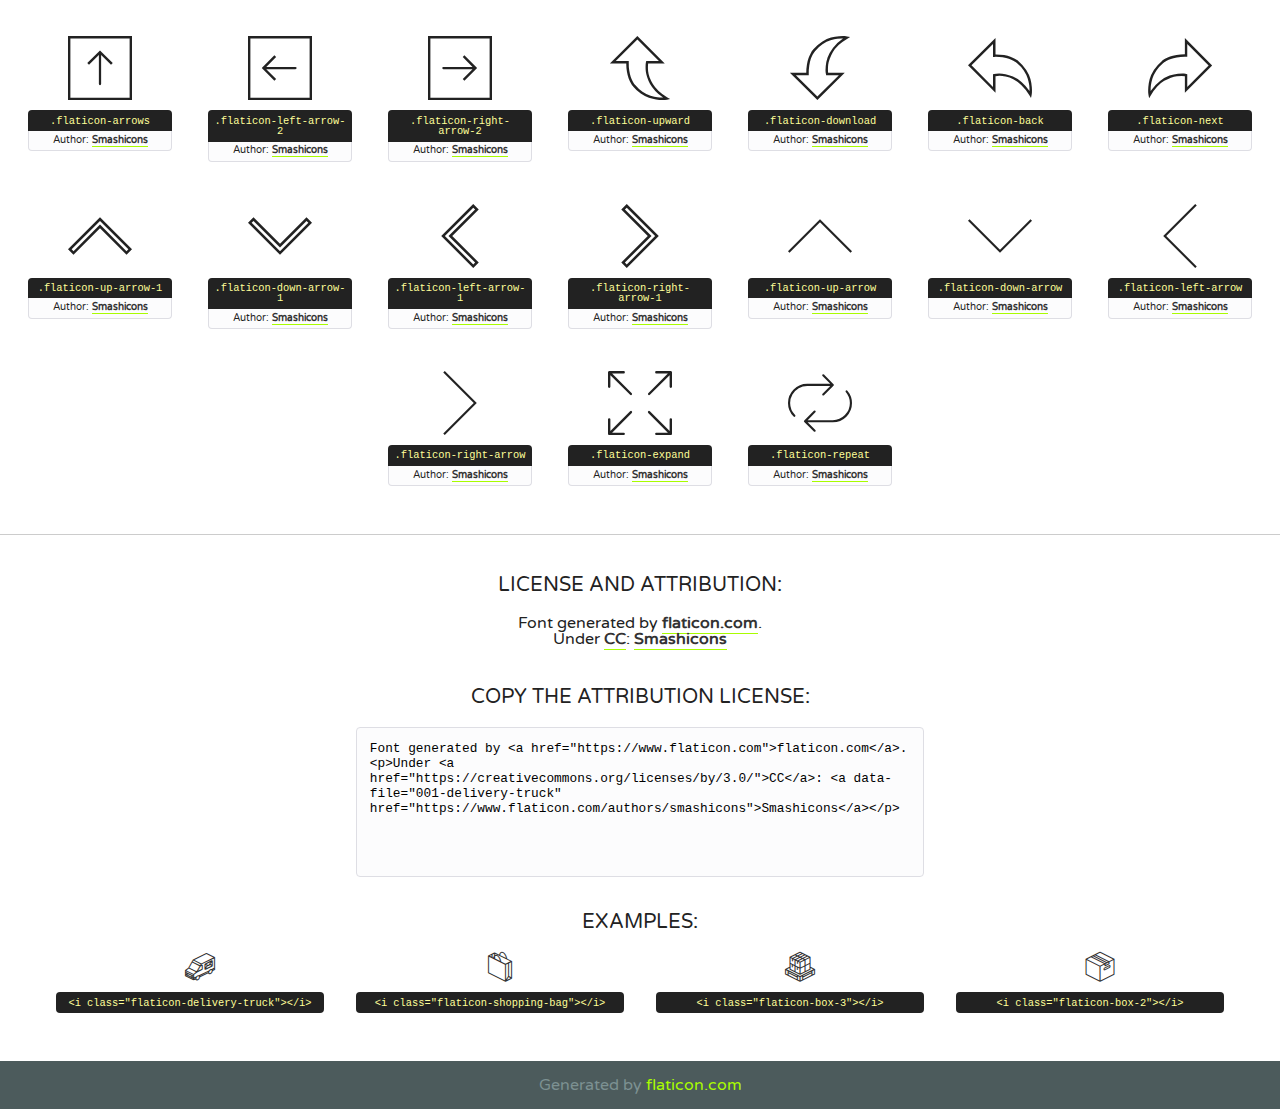
<file: ncov2019_web/assets/fonts/flaticon/flaticon.html>
<!DOCTYPE html>
<!--
  Flaticon icon font: Flaticon
  Creation date: 13/03/2018 03:24
-->
<html lang="en">
<!DOCTYPE html>
<html lang="en">

<head>
    <title>Flaticon WebFont</title>
    <link href="http://fonts.googleapis.com/css?family=Varela+Round" rel="stylesheet" type="text/css" />
    <link rel="stylesheet" type="text/css" href="flaticon.css">
    <meta charset="UTF-8">
    <style>
    html, body, div, span, applet, object, iframe,
    h1, h2, h3, h4, h5, h6, p, blockquote, pre,
    a, abbr, acronym, address, big, cite, code,
    del, dfn, em, img, ins, kbd, q, s, samp,
    small, strike, strong, sub, sup, tt, var,
    b, u, i, center,
    dl, dt, dd, ol, ul, li,
    fieldset, form, label, legend,
    table, caption, tbody, tfoot, thead, tr, th, td,
    article, aside, canvas, details, embed, 
    figure, figcaption, footer, header, hgroup, 
    menu, nav, output, ruby, section, summary,
    time, mark, audio, video {
        margin: 0;
        padding: 0;
        border: 0;
        font-size: 100%;
        font: inherit;
        vertical-align: baseline;
    }
    /* HTML5 display-role reset for older browsers */
    article, aside, details, figcaption, figure, 
    footer, header, hgroup, menu, nav, section {
        display: block;
    }
    body {
        line-height: 1;
    }
    ol, ul {
        list-style: none;
    }
    blockquote, q {
        quotes: none;
    }
    blockquote:before, blockquote:after,
    q:before, q:after {
        content: '';
        content: none;
    }
    table {
        border-collapse: collapse;
        border-spacing: 0;
    }
    body {
        font-family: 'Varela Round', Helvetica, Arial, sans-serif;
        font-size: 16px;
        color: #222;
    }
    a {
        color: #333;
        border-bottom: 1px solid #a9fd00;
        font-weight: bold;
        text-decoration: none;
    }
    * {
        -moz-box-sizing: border-box;
        -webkit-box-sizing: border-box;
        box-sizing: border-box;
        margin: 0;
        padding: 0;
    }
    [class^="flaticon-"]:before, [class*=" flaticon-"]:before, [class^="flaticon-"]:after, [class*=" flaticon-"]:after {
        font-family: Flaticon;
        font-size: 30px;
        font-style: normal;
        margin-left: 20px;
        color: #333;
    }
    .wrapper {
        max-width: 600px;
        margin: auto;
        padding: 0 1em;
    }
    .title {
        font-size: 1.25em;
        text-align: center;
        margin-bottom: 1em;
        text-transform: uppercase;
    }
    header {
        text-align: center;
        background-color: #222;
        color: #fff;
        padding: 1em;
    }
    header .logo {
        width: 210px;
        height: 38px;
        display: inline-block;
        vertical-align: middle;
        margin-right: 1em;
        border: none;
    }
    header strong {
        font-size: 1.95em;
        font-weight: bold;
        vertical-align: middle;
        margin-top: 5px;
        display: inline-block;
    }
    .demo {
        margin: 2em auto;
        line-height: 1.25em;
    }
    .demo ul li {
        margin-bottom: 1em;
    }
    .demo ul li .num {
        color: #222;
        border-radius: 20px;
        display: inline-block;
        width: 26px;
        padding: 3px;
        height: 26px;
        text-align: center;
        margin-right: 0.5em;
        border: 1px solid #222;
    }
    .demo ul li code {
        background-color: #222;
        border-radius: 4px;
        padding: 0.25em 0.5em;
        display: inline-block;
        color: #fff;
        font-family: Consolas,Monaco,Lucida Console,Liberation Mono,DejaVu Sans Mono,Bitstream Vera Sans Mono,Courier New, monospace;
        font-weight: lighter;
        margin-top: 1em;
        font-size: 0.8em;
        word-break: break-all;
    }
    .demo ul li code.big {
        padding: 1em;
        font-size: 0.9em;
    }
    .demo ul li code .red {
        color: #EF3159;
    }
    .demo ul li code .green {
        color: #ACFF65;
    }
    .demo ul li code .yellow {
        color: #FFFF99;
    }
    .demo ul li code .blue {
        color: #99D3FF;
    }
    .demo ul li code .purple {
        color: #A295FF;
    }
    .demo ul li code .dots {
        margin-top: 0.5em;
        display: block;
    }
    #glyphs {
        border-bottom: 1px solid #ccc;
        padding: 2em 0;
        text-align: center;
    }
    .glyph {
        display: inline-block;
        width: 9em;
        margin: 1em;
        text-align: center;
        vertical-align: top;
        background: #FFF;
    }
    .glyph .glyph-icon {
        padding: 10px;
        display: block;
        font-family:"Flaticon";
        font-size: 64px;
        line-height: 1;
    }
    .glyph .glyph-icon:before {
        font-size: 64px;
        color: #222;
        margin-left: 0;
    }
    .class-name {
        font-size: 0.65em;
        background-color: #222;
        color: #fff;
        border-radius: 4px 4px 0 0;
        padding: 0.5em;
        color: #FFFF99;
        font-family: Consolas,Monaco,Lucida Console,Liberation Mono,DejaVu Sans Mono,Bitstream Vera Sans Mono,Courier New, monospace;
    }
    .author-name {
        font-size: 0.6em;
        background-color: #fcfcfd;
        border: 1px solid #DEDEE4;
        border-top: 0;
        border-radius: 0 0 4px 4px;
        padding: 0.5em;
    }
    .class-name:last-child {
        font-size: 10px;
        color:#888;
    }
    .class-name:last-child a {
        font-size: 10px;
        color:#555;
    }
    .class-name:last-child a:hover {
        color:#a9fd00;
    }
    .glyph > input {
        display: block;
        width: 100px;
        margin: 5px auto;
        text-align: center;
        font-size: 12px;
        cursor: text;
    }
    .glyph > input.icon-input {
        font-family:"Flaticon";
        font-size: 16px;
        margin-bottom: 10px;
    }
    .attribution .title {
        margin-top: 2em;
    }
    .attribution textarea {
        background-color: #fcfcfd;
        padding: 1em;
        border: none;
        box-shadow: none;
        border: 1px solid #DEDEE4;
        border-radius: 4px;
        resize: none;
        width: 100%;
        height: 150px;
        font-size: 0.8em;
        font-family: Consolas,Monaco,Lucida Console,Liberation Mono,DejaVu Sans Mono,Bitstream Vera Sans Mono,Courier New, monospace;
        -webkit-appearance: none;
    }
    .iconsuse {
        margin: 2em auto;
        text-align: center;
        max-width: 1200px;
    }
    .iconsuse:after {
        content: '';
        display: table;
        clear: both;
    }
    .iconsuse .image {
        float: left;
        width: 25%;
        padding: 0 1em;
    }
    .iconsuse .image p {
        margin-bottom: 1em;
    }
    .iconsuse .image span {
        display: block;
        font-size: 0.65em;
        background-color: #222;
        color: #fff;
        border-radius: 4px;
        padding: 0.5em;
        color: #FFFF99;
        margin-top: 1em;
        font-family: Consolas,Monaco,Lucida Console,Liberation Mono,DejaVu Sans Mono,Bitstream Vera Sans Mono,Courier New, monospace;
    }
    #footer {
        text-align: center;
        background-color: #4C5B5C;
        color: #7c9192;
        padding: 1em;
    }
    #footer a {
        border: none;
        color: #a9fd00;
        font-weight: normal;
    }
    @media (max-width: 960px) {
        .iconsuse .image {
            width: 50%;
        }
    }
    @media (max-width: 560px) {
        .iconsuse .image {
            width: 100%;
        }
    }
    </style>
</head>

<body class="characters-off">

    <header>
        <a href="https://www.flaticon.com" target="_blank" class="logo">
            <svg version="1.1" xmlns="http://www.w3.org/2000/svg" xmlns:xlink="http://www.w3.org/1999/xlink" xmlns:a="http://ns.adobe.com/AdobeSVGViewerExtensions/3.0/" viewBox="0 0 560.875 102.036" enable-background="new 0 0 560.875 102.036" xml:space="preserve">
                <defs>
                </defs>
                <g>
                    <g class="letters">
                        <path fill="#ffffff" d="M141.596,29.675c0-3.777,2.985-6.767,6.764-6.767h34.438c3.426,0,6.15,2.728,6.15,6.15
                        c0,3.43-2.724,6.149-6.15,6.149h-27.674v13.091h23.719c3.429,0,6.151,2.724,6.151,6.15c0,3.43-2.723,6.149-6.151,6.149h-23.719
                        v17.574c0,3.773-2.986,6.761-6.764,6.761c-3.779,0-6.764-2.989-6.764-6.761V29.675z"></path>
                        <path fill="#ffffff" d="M193.844,29.149c0-3.781,2.985-6.767,6.764-6.767c3.776,0,6.763,2.985,6.763,6.767v42.957h25.039
                        c3.426,0,6.149,2.726,6.149,6.153c0,3.425-2.723,6.15-6.149,6.15h-31.802c-3.779,0-6.764-2.986-6.764-6.768V29.149z"></path>
                        <path fill="#ffffff" d="M241.891,75.71l21.438-48.407c1.492-3.341,4.215-5.357,7.906-5.357h0.792
                        c3.686,0,6.323,2.017,7.815,5.357l21.439,48.407c0.436,0.967,0.701,1.845,0.701,2.723c0,3.602-2.809,6.501-6.414,6.501
                        c-3.161,0-5.269-1.845-6.499-4.655l-4.132-9.661h-27.059l-4.301,10.102c-1.144,2.631-3.426,4.214-6.237,4.214
                        c-3.517,0-6.24-2.81-6.24-6.325C241.1,77.64,241.451,76.677,241.891,75.71z M279.932,58.666l-8.521-20.297l-8.526,20.297H279.932
                        z"></path>
                        <path fill="#ffffff" d="M314.864,35.387H301.86c-3.429,0-6.239-2.813-6.239-6.238c0-3.429,2.811-6.24,6.239-6.24h39.533
                        c3.426,0,6.237,2.811,6.237,6.24c0,3.425-2.811,6.238-6.237,6.238h-13.001v42.785c0,3.773-2.99,6.761-6.764,6.761
                        c-3.779,0-6.764-2.989-6.764-6.761V35.387z"></path>
                        <path fill="#A9FD00" d="M352.615,29.149c0-3.781,2.985-6.767,6.767-6.767c3.774,0,6.761,2.985,6.761,6.767v49.024
                        c0,3.773-2.987,6.761-6.761,6.761c-3.781,0-6.767-2.989-6.767-6.761V29.149z"></path>
                        <path fill="#A9FD00" d="M374.132,53.836v-0.179c0-17.481,13.178-31.801,32.065-31.801c9.22,0,15.459,2.458,20.557,6.238
                        c1.402,1.054,2.637,2.985,2.637,5.357c0,3.692-2.985,6.59-6.681,6.59c-1.845,0-3.071-0.702-4.044-1.319
                        c-3.776-2.813-7.729-4.393-12.562-4.393c-10.364,0-17.831,8.611-17.831,19.154v0.173c0,10.542,7.291,19.329,17.831,19.329
                        c5.715,0,9.492-1.756,13.359-4.834c1.049-0.874,2.458-1.491,4.039-1.491c3.429,0,6.325,2.813,6.325,6.236
                        c0,2.106-1.056,3.78-2.282,4.834c-5.539,4.834-12.036,7.733-21.878,7.733C387.572,85.464,374.132,71.493,374.132,53.836z"></path>
                        <path fill="#A9FD00" d="M433.009,53.836v-0.179c0-17.481,13.79-31.801,32.766-31.801c18.981,0,32.592,14.143,32.592,31.628v0.173
                        c0,17.483-13.785,31.807-32.769,31.807C446.625,85.464,433.009,71.32,433.009,53.836z M484.224,53.836v-0.179
                        c0-10.539-7.725-19.326-18.626-19.326c-10.893,0-18.449,8.611-18.449,19.154v0.173c0,10.542,7.73,19.329,18.626,19.329
                        C476.676,72.986,484.224,64.378,484.224,53.836z"></path>
                        <path fill="#A9FD00" d="M506.233,29.321c0-3.774,2.99-6.763,6.767-6.763h1.401c3.252,0,5.183,1.583,7.029,3.953l26.093,34.265
                        V29.059c0-3.692,2.99-6.677,6.681-6.677c3.683,0,6.671,2.985,6.671,6.677v48.934c0,3.78-2.987,6.765-6.764,6.765h-0.436
                        c-3.257,0-5.188-1.581-7.034-3.953l-27.056-35.492v32.944c0,3.687-2.985,6.676-6.678,6.676c-3.683,0-6.673-2.989-6.673-6.676
                        V29.321z"></path>
                    </g>
                    <g class="insignia">
                        <path fill="#ffffff" d="M48.372,56.137h12.517l11.156-18.537H37.186L25.688,18.539h57.825L94.668,0H9.271
                        C5.925,0,2.842,1.801,1.198,4.716c-1.644,2.907-1.593,6.482,0.134,9.343l50.38,83.501c1.678,2.781,4.689,4.476,7.938,4.476
                        c3.246,0,6.257-1.695,7.935-4.476l2.898-4.804L48.372,56.137z"></path>
                        <g class="i">
                            <path fill="#A9FD00" d="M93.575,18.539h0.031v0.004l21.652,0.004l2.705-4.488c1.727-2.861,1.778-6.436,0.133-9.343
                            C116.454,1.801,113.371,0,110.026,0h-5.294L93.575,18.539z"></path>
                            <polygon fill="#A9FD00" points="88.291,27.356 64.725,66.486 75.519,84.404 109.942,27.356"></polygon>
                        </g>
                    </g>
                </g>
            </svg>
        </a>
        <strong>Font Demo</strong>
    </header>


    <section class="demo wrapper">

        <p class="title">Instructions</p>

        <ul>
            <li>
                <span class="num">1</span>Copy the "Fonts" files and CSS files to your website CSS folder.
            </li>
            <li>
                <span class="num">2</span>Add the CSS link to your website source code on header.
                <code class="big">
                    &lt;<span class="red">head</span>&gt;
                    <br/><span class="dots">...</span>
                    <br/>&lt;<span class="red">link</span> <span class="green">rel</span>=<span class="yellow">"stylesheet"</span> <span class="green">type</span>=<span class="yellow">"text/css"</span> <span class="green">href</span>=<span class="yellow">"your_website_domain/css_root/flaticon.css"</span>&gt;
                    <br/><span class="dots">...</span>
                    <br/>&lt;/<span class="red">head</span>&gt;
                </code>
            </li>

            <li>
                <p>
                    <span class="num">3</span>Use the icon class on <code>"<span class="blue">display</span>:<span class="purple"> inline</span>"</code> elements:
                    <br />
                    Use example: <code>&lt;<span class="red">i</span> <span class="green">class</span>=<span class="yellow">&quot;flaticon-airplane49&quot;</span>&gt;&lt;/<span class="red">i</span>&gt;</code> or <code>&lt;<span class="red">span</span> <span class="green">class</span>=<span class="yellow">&quot;flaticon-airplane49&quot;</span>&gt;&lt;/<span class="red">span</span>&gt;</code>
            </li>
        </ul>

    </section>




   <section id="glyphs">          
    
      
        <div class="glyph"><div class="glyph-icon flaticon-delivery-truck"></div>
            <div class="class-name">.flaticon-delivery-truck</div>
            <div class="author-name">Author: <a data-file="001-delivery-truck" href="https://www.flaticon.com/authors/smashicons">Smashicons</a> </div> 
        </div>        
        
        <div class="glyph"><div class="glyph-icon flaticon-shopping-bag"></div>
            <div class="class-name">.flaticon-shopping-bag</div>
            <div class="author-name">Author: <a data-file="002-shopping-bag" href="https://www.flaticon.com/authors/smashicons">Smashicons</a> </div> 
        </div>        
        
        <div class="glyph"><div class="glyph-icon flaticon-box-3"></div>
            <div class="class-name">.flaticon-box-3</div>
            <div class="author-name">Author: <a data-file="003-box-3" href="https://www.flaticon.com/authors/smashicons">Smashicons</a> </div> 
        </div>        
        
        <div class="glyph"><div class="glyph-icon flaticon-box-2"></div>
            <div class="class-name">.flaticon-box-2</div>
            <div class="author-name">Author: <a data-file="004-box-2" href="https://www.flaticon.com/authors/smashicons">Smashicons</a> </div> 
        </div>        
        
        <div class="glyph"><div class="glyph-icon flaticon-box-1"></div>
            <div class="class-name">.flaticon-box-1</div>
            <div class="author-name">Author: <a data-file="005-box-1" href="https://www.flaticon.com/authors/smashicons">Smashicons</a> </div> 
        </div>        
        
        <div class="glyph"><div class="glyph-icon flaticon-laptop"></div>
            <div class="class-name">.flaticon-laptop</div>
            <div class="author-name">Author: <a data-file="006-laptop" href="https://www.flaticon.com/authors/smashicons">Smashicons</a> </div> 
        </div>        
        
        <div class="glyph"><div class="glyph-icon flaticon-coffee-cup"></div>
            <div class="class-name">.flaticon-coffee-cup</div>
            <div class="author-name">Author: <a data-file="007-coffee-cup" href="https://www.flaticon.com/authors/smashicons">Smashicons</a> </div> 
        </div>        
        
        <div class="glyph"><div class="glyph-icon flaticon-user-6"></div>
            <div class="class-name">.flaticon-user-6</div>
            <div class="author-name">Author: <a data-file="008-user-6" href="https://www.flaticon.com/authors/smashicons">Smashicons</a> </div> 
        </div>        
        
        <div class="glyph"><div class="glyph-icon flaticon-user-5"></div>
            <div class="class-name">.flaticon-user-5</div>
            <div class="author-name">Author: <a data-file="009-user-5" href="https://www.flaticon.com/authors/smashicons">Smashicons</a> </div> 
        </div>        
        
        <div class="glyph"><div class="glyph-icon flaticon-remove-user-1"></div>
            <div class="class-name">.flaticon-remove-user-1</div>
            <div class="author-name">Author: <a data-file="010-remove-user-1" href="https://www.flaticon.com/authors/smashicons">Smashicons</a> </div> 
        </div>        
        
        <div class="glyph"><div class="glyph-icon flaticon-customer-support"></div>
            <div class="class-name">.flaticon-customer-support</div>
            <div class="author-name">Author: <a data-file="011-customer-support" href="https://www.flaticon.com/authors/smashicons">Smashicons</a> </div> 
        </div>        
        
        <div class="glyph"><div class="glyph-icon flaticon-user-4"></div>
            <div class="class-name">.flaticon-user-4</div>
            <div class="author-name">Author: <a data-file="012-user-4" href="https://www.flaticon.com/authors/smashicons">Smashicons</a> </div> 
        </div>        
        
        <div class="glyph"><div class="glyph-icon flaticon-user-3"></div>
            <div class="class-name">.flaticon-user-3</div>
            <div class="author-name">Author: <a data-file="013-user-3" href="https://www.flaticon.com/authors/smashicons">Smashicons</a> </div> 
        </div>        
        
        <div class="glyph"><div class="glyph-icon flaticon-user-2"></div>
            <div class="class-name">.flaticon-user-2</div>
            <div class="author-name">Author: <a data-file="014-user-2" href="https://www.flaticon.com/authors/smashicons">Smashicons</a> </div> 
        </div>        
        
        <div class="glyph"><div class="glyph-icon flaticon-remove-user"></div>
            <div class="class-name">.flaticon-remove-user</div>
            <div class="author-name">Author: <a data-file="015-remove-user" href="https://www.flaticon.com/authors/smashicons">Smashicons</a> </div> 
        </div>        
        
        <div class="glyph"><div class="glyph-icon flaticon-add-user"></div>
            <div class="class-name">.flaticon-add-user</div>
            <div class="author-name">Author: <a data-file="016-add-user" href="https://www.flaticon.com/authors/smashicons">Smashicons</a> </div> 
        </div>        
        
        <div class="glyph"><div class="glyph-icon flaticon-tea-cup"></div>
            <div class="class-name">.flaticon-tea-cup</div>
            <div class="author-name">Author: <a data-file="017-tea-cup" href="https://www.flaticon.com/authors/smashicons">Smashicons</a> </div> 
        </div>        
        
        <div class="glyph"><div class="glyph-icon flaticon-pen"></div>
            <div class="class-name">.flaticon-pen</div>
            <div class="author-name">Author: <a data-file="018-pen" href="https://www.flaticon.com/authors/smashicons">Smashicons</a> </div> 
        </div>        
        
        <div class="glyph"><div class="glyph-icon flaticon-desk"></div>
            <div class="class-name">.flaticon-desk</div>
            <div class="author-name">Author: <a data-file="019-desk" href="https://www.flaticon.com/authors/smashicons">Smashicons</a> </div> 
        </div>        
        
        <div class="glyph"><div class="glyph-icon flaticon-ruler"></div>
            <div class="class-name">.flaticon-ruler</div>
            <div class="author-name">Author: <a data-file="020-ruler" href="https://www.flaticon.com/authors/smashicons">Smashicons</a> </div> 
        </div>        
        
        <div class="glyph"><div class="glyph-icon flaticon-pencil"></div>
            <div class="class-name">.flaticon-pencil</div>
            <div class="author-name">Author: <a data-file="021-pencil" href="https://www.flaticon.com/authors/smashicons">Smashicons</a> </div> 
        </div>        
        
        <div class="glyph"><div class="glyph-icon flaticon-analytics"></div>
            <div class="class-name">.flaticon-analytics</div>
            <div class="author-name">Author: <a data-file="022-analytics" href="https://www.flaticon.com/authors/smashicons">Smashicons</a> </div> 
        </div>        
        
        <div class="glyph"><div class="glyph-icon flaticon-google-plus"></div>
            <div class="class-name">.flaticon-google-plus</div>
            <div class="author-name">Author: <a data-file="023-google-plus" href="https://www.flaticon.com/authors/smashicons">Smashicons</a> </div> 
        </div>        
        
        <div class="glyph"><div class="glyph-icon flaticon-dribbble"></div>
            <div class="class-name">.flaticon-dribbble</div>
            <div class="author-name">Author: <a data-file="024-dribbble" href="https://www.flaticon.com/authors/smashicons">Smashicons</a> </div> 
        </div>        
        
        <div class="glyph"><div class="glyph-icon flaticon-whatsapp"></div>
            <div class="class-name">.flaticon-whatsapp</div>
            <div class="author-name">Author: <a data-file="025-whatsapp" href="https://www.flaticon.com/authors/smashicons">Smashicons</a> </div> 
        </div>        
        
        <div class="glyph"><div class="glyph-icon flaticon-twitter"></div>
            <div class="class-name">.flaticon-twitter</div>
            <div class="author-name">Author: <a data-file="026-twitter" href="https://www.flaticon.com/authors/smashicons">Smashicons</a> </div> 
        </div>        
        
        <div class="glyph"><div class="glyph-icon flaticon-behance"></div>
            <div class="class-name">.flaticon-behance</div>
            <div class="author-name">Author: <a data-file="027-behance" href="https://www.flaticon.com/authors/smashicons">Smashicons</a> </div> 
        </div>        
        
        <div class="glyph"><div class="glyph-icon flaticon-instagram"></div>
            <div class="class-name">.flaticon-instagram</div>
            <div class="author-name">Author: <a data-file="028-instagram" href="https://www.flaticon.com/authors/smashicons">Smashicons</a> </div> 
        </div>        
        
        <div class="glyph"><div class="glyph-icon flaticon-android"></div>
            <div class="class-name">.flaticon-android</div>
            <div class="author-name">Author: <a data-file="029-android" href="https://www.flaticon.com/authors/smashicons">Smashicons</a> </div> 
        </div>        
        
        <div class="glyph"><div class="glyph-icon flaticon-apple"></div>
            <div class="class-name">.flaticon-apple</div>
            <div class="author-name">Author: <a data-file="030-apple" href="https://www.flaticon.com/authors/smashicons">Smashicons</a> </div> 
        </div>        
        
        <div class="glyph"><div class="glyph-icon flaticon-windows"></div>
            <div class="class-name">.flaticon-windows</div>
            <div class="author-name">Author: <a data-file="031-windows" href="https://www.flaticon.com/authors/smashicons">Smashicons</a> </div> 
        </div>        
        
        <div class="glyph"><div class="glyph-icon flaticon-pinterest"></div>
            <div class="class-name">.flaticon-pinterest</div>
            <div class="author-name">Author: <a data-file="032-pinterest" href="https://www.flaticon.com/authors/smashicons">Smashicons</a> </div> 
        </div>        
        
        <div class="glyph"><div class="glyph-icon flaticon-youtube"></div>
            <div class="class-name">.flaticon-youtube</div>
            <div class="author-name">Author: <a data-file="033-youtube" href="https://www.flaticon.com/authors/smashicons">Smashicons</a> </div> 
        </div>        
        
        <div class="glyph"><div class="glyph-icon flaticon-paypal"></div>
            <div class="class-name">.flaticon-paypal</div>
            <div class="author-name">Author: <a data-file="034-paypal" href="https://www.flaticon.com/authors/smashicons">Smashicons</a> </div> 
        </div>        
        
        <div class="glyph"><div class="glyph-icon flaticon-linkedin"></div>
            <div class="class-name">.flaticon-linkedin</div>
            <div class="author-name">Author: <a data-file="035-linkedin" href="https://www.flaticon.com/authors/smashicons">Smashicons</a> </div> 
        </div>        
        
        <div class="glyph"><div class="glyph-icon flaticon-facebook"></div>
            <div class="class-name">.flaticon-facebook</div>
            <div class="author-name">Author: <a data-file="036-facebook" href="https://www.flaticon.com/authors/smashicons">Smashicons</a> </div> 
        </div>        
        
        <div class="glyph"><div class="glyph-icon flaticon-lock-1"></div>
            <div class="class-name">.flaticon-lock-1</div>
            <div class="author-name">Author: <a data-file="037-lock-1" href="https://www.flaticon.com/authors/smashicons">Smashicons</a> </div> 
        </div>        
        
        <div class="glyph"><div class="glyph-icon flaticon-lock"></div>
            <div class="class-name">.flaticon-lock</div>
            <div class="author-name">Author: <a data-file="038-lock" href="https://www.flaticon.com/authors/smashicons">Smashicons</a> </div> 
        </div>        
        
        <div class="glyph"><div class="glyph-icon flaticon-profile-1"></div>
            <div class="class-name">.flaticon-profile-1</div>
            <div class="author-name">Author: <a data-file="039-profile-1" href="https://www.flaticon.com/authors/smashicons">Smashicons</a> </div> 
        </div>        
        
        <div class="glyph"><div class="glyph-icon flaticon-profile"></div>
            <div class="class-name">.flaticon-profile</div>
            <div class="author-name">Author: <a data-file="040-profile" href="https://www.flaticon.com/authors/smashicons">Smashicons</a> </div> 
        </div>        
        
        <div class="glyph"><div class="glyph-icon flaticon-user-1"></div>
            <div class="class-name">.flaticon-user-1</div>
            <div class="author-name">Author: <a data-file="041-user-1" href="https://www.flaticon.com/authors/smashicons">Smashicons</a> </div> 
        </div>        
        
        <div class="glyph"><div class="glyph-icon flaticon-user"></div>
            <div class="class-name">.flaticon-user</div>
            <div class="author-name">Author: <a data-file="042-user" href="https://www.flaticon.com/authors/smashicons">Smashicons</a> </div> 
        </div>        
        
        <div class="glyph"><div class="glyph-icon flaticon-users"></div>
            <div class="class-name">.flaticon-users</div>
            <div class="author-name">Author: <a data-file="043-users" href="https://www.flaticon.com/authors/smashicons">Smashicons</a> </div> 
        </div>        
        
        <div class="glyph"><div class="glyph-icon flaticon-message"></div>
            <div class="class-name">.flaticon-message</div>
            <div class="author-name">Author: <a data-file="044-message" href="https://www.flaticon.com/authors/smashicons">Smashicons</a> </div> 
        </div>        
        
        <div class="glyph"><div class="glyph-icon flaticon-placeholder-1"></div>
            <div class="class-name">.flaticon-placeholder-1</div>
            <div class="author-name">Author: <a data-file="045-placeholder-1" href="https://www.flaticon.com/authors/smashicons">Smashicons</a> </div> 
        </div>        
        
        <div class="glyph"><div class="glyph-icon flaticon-location"></div>
            <div class="class-name">.flaticon-location</div>
            <div class="author-name">Author: <a data-file="046-location" href="https://www.flaticon.com/authors/smashicons">Smashicons</a> </div> 
        </div>        
        
        <div class="glyph"><div class="glyph-icon flaticon-arrows-2"></div>
            <div class="class-name">.flaticon-arrows-2</div>
            <div class="author-name">Author: <a data-file="047-arrows-2" href="https://www.flaticon.com/authors/smashicons">Smashicons</a> </div> 
        </div>        
        
        <div class="glyph"><div class="glyph-icon flaticon-technology-2"></div>
            <div class="class-name">.flaticon-technology-2</div>
            <div class="author-name">Author: <a data-file="048-technology-2" href="https://www.flaticon.com/authors/smashicons">Smashicons</a> </div> 
        </div>        
        
        <div class="glyph"><div class="glyph-icon flaticon-multimedia-2"></div>
            <div class="class-name">.flaticon-multimedia-2</div>
            <div class="author-name">Author: <a data-file="049-multimedia-2" href="https://www.flaticon.com/authors/smashicons">Smashicons</a> </div> 
        </div>        
        
        <div class="glyph"><div class="glyph-icon flaticon-multimedia-1"></div>
            <div class="class-name">.flaticon-multimedia-1</div>
            <div class="author-name">Author: <a data-file="050-multimedia-1" href="https://www.flaticon.com/authors/smashicons">Smashicons</a> </div> 
        </div>        
        
        <div class="glyph"><div class="glyph-icon flaticon-close"></div>
            <div class="class-name">.flaticon-close</div>
            <div class="author-name">Author: <a data-file="051-close" href="https://www.flaticon.com/authors/smashicons">Smashicons</a> </div> 
        </div>        
        
        <div class="glyph"><div class="glyph-icon flaticon-home"></div>
            <div class="class-name">.flaticon-home</div>
            <div class="author-name">Author: <a data-file="052-home" href="https://www.flaticon.com/authors/smashicons">Smashicons</a> </div> 
        </div>        
        
        <div class="glyph"><div class="glyph-icon flaticon-circle"></div>
            <div class="class-name">.flaticon-circle</div>
            <div class="author-name">Author: <a data-file="053-circle" href="https://www.flaticon.com/authors/smashicons">Smashicons</a> </div> 
        </div>        
        
        <div class="glyph"><div class="glyph-icon flaticon-arrow"></div>
            <div class="class-name">.flaticon-arrow</div>
            <div class="author-name">Author: <a data-file="054-arrow" href="https://www.flaticon.com/authors/smashicons">Smashicons</a> </div> 
        </div>        
        
        <div class="glyph"><div class="glyph-icon flaticon-mark-1"></div>
            <div class="class-name">.flaticon-mark-1</div>
            <div class="author-name">Author: <a data-file="055-mark-1" href="https://www.flaticon.com/authors/smashicons">Smashicons</a> </div> 
        </div>        
        
        <div class="glyph"><div class="glyph-icon flaticon-mark"></div>
            <div class="class-name">.flaticon-mark</div>
            <div class="author-name">Author: <a data-file="056-mark" href="https://www.flaticon.com/authors/smashicons">Smashicons</a> </div> 
        </div>        
        
        <div class="glyph"><div class="glyph-icon flaticon-shapes-1"></div>
            <div class="class-name">.flaticon-shapes-1</div>
            <div class="author-name">Author: <a data-file="057-shapes-1" href="https://www.flaticon.com/authors/smashicons">Smashicons</a> </div> 
        </div>        
        
        <div class="glyph"><div class="glyph-icon flaticon-search-2"></div>
            <div class="class-name">.flaticon-search-2</div>
            <div class="author-name">Author: <a data-file="058-search-2" href="https://www.flaticon.com/authors/smashicons">Smashicons</a> </div> 
        </div>        
        
        <div class="glyph"><div class="glyph-icon flaticon-interface-7"></div>
            <div class="class-name">.flaticon-interface-7</div>
            <div class="author-name">Author: <a data-file="059-interface-7" href="https://www.flaticon.com/authors/smashicons">Smashicons</a> </div> 
        </div>        
        
        <div class="glyph"><div class="glyph-icon flaticon-suitcase"></div>
            <div class="class-name">.flaticon-suitcase</div>
            <div class="author-name">Author: <a data-file="060-suitcase" href="https://www.flaticon.com/authors/smashicons">Smashicons</a> </div> 
        </div>        
        
        <div class="glyph"><div class="glyph-icon flaticon-chain-1"></div>
            <div class="class-name">.flaticon-chain-1</div>
            <div class="author-name">Author: <a data-file="061-chain-1" href="https://www.flaticon.com/authors/smashicons">Smashicons</a> </div> 
        </div>        
        
        <div class="glyph"><div class="glyph-icon flaticon-chain"></div>
            <div class="class-name">.flaticon-chain</div>
            <div class="author-name">Author: <a data-file="062-chain" href="https://www.flaticon.com/authors/smashicons">Smashicons</a> </div> 
        </div>        
        
        <div class="glyph"><div class="glyph-icon flaticon-agenda-1"></div>
            <div class="class-name">.flaticon-agenda-1</div>
            <div class="author-name">Author: <a data-file="063-agenda-1" href="https://www.flaticon.com/authors/smashicons">Smashicons</a> </div> 
        </div>        
        
        <div class="glyph"><div class="glyph-icon flaticon-interface-6"></div>
            <div class="class-name">.flaticon-interface-6</div>
            <div class="author-name">Author: <a data-file="064-interface-6" href="https://www.flaticon.com/authors/smashicons">Smashicons</a> </div> 
        </div>        
        
        <div class="glyph"><div class="glyph-icon flaticon-calendar"></div>
            <div class="class-name">.flaticon-calendar</div>
            <div class="author-name">Author: <a data-file="065-calendar" href="https://www.flaticon.com/authors/smashicons">Smashicons</a> </div> 
        </div>        
        
        <div class="glyph"><div class="glyph-icon flaticon-list"></div>
            <div class="class-name">.flaticon-list</div>
            <div class="author-name">Author: <a data-file="066-list" href="https://www.flaticon.com/authors/smashicons">Smashicons</a> </div> 
        </div>        
        
        <div class="glyph"><div class="glyph-icon flaticon-file-1"></div>
            <div class="class-name">.flaticon-file-1</div>
            <div class="author-name">Author: <a data-file="067-file-1" href="https://www.flaticon.com/authors/smashicons">Smashicons</a> </div> 
        </div>        
        
        <div class="glyph"><div class="glyph-icon flaticon-file"></div>
            <div class="class-name">.flaticon-file</div>
            <div class="author-name">Author: <a data-file="068-file" href="https://www.flaticon.com/authors/smashicons">Smashicons</a> </div> 
        </div>        
        
        <div class="glyph"><div class="glyph-icon flaticon-interface-5"></div>
            <div class="class-name">.flaticon-interface-5</div>
            <div class="author-name">Author: <a data-file="069-interface-5" href="https://www.flaticon.com/authors/smashicons">Smashicons</a> </div> 
        </div>        
        
        <div class="glyph"><div class="glyph-icon flaticon-folder"></div>
            <div class="class-name">.flaticon-folder</div>
            <div class="author-name">Author: <a data-file="070-folder" href="https://www.flaticon.com/authors/smashicons">Smashicons</a> </div> 
        </div>        
        
        <div class="glyph"><div class="glyph-icon flaticon-stopwatch"></div>
            <div class="class-name">.flaticon-stopwatch</div>
            <div class="author-name">Author: <a data-file="071-stopwatch" href="https://www.flaticon.com/authors/smashicons">Smashicons</a> </div> 
        </div>        
        
        <div class="glyph"><div class="glyph-icon flaticon-time"></div>
            <div class="class-name">.flaticon-time</div>
            <div class="author-name">Author: <a data-file="072-time" href="https://www.flaticon.com/authors/smashicons">Smashicons</a> </div> 
        </div>        
        
        <div class="glyph"><div class="glyph-icon flaticon-clock-1"></div>
            <div class="class-name">.flaticon-clock-1</div>
            <div class="author-name">Author: <a data-file="073-clock-1" href="https://www.flaticon.com/authors/smashicons">Smashicons</a> </div> 
        </div>        
        
        <div class="glyph"><div class="glyph-icon flaticon-search-1"></div>
            <div class="class-name">.flaticon-search-1</div>
            <div class="author-name">Author: <a data-file="074-search-1" href="https://www.flaticon.com/authors/smashicons">Smashicons</a> </div> 
        </div>        
        
        <div class="glyph"><div class="glyph-icon flaticon-music-1"></div>
            <div class="class-name">.flaticon-music-1</div>
            <div class="author-name">Author: <a data-file="075-music-1" href="https://www.flaticon.com/authors/smashicons">Smashicons</a> </div> 
        </div>        
        
        <div class="glyph"><div class="glyph-icon flaticon-music"></div>
            <div class="class-name">.flaticon-music</div>
            <div class="author-name">Author: <a data-file="076-music" href="https://www.flaticon.com/authors/smashicons">Smashicons</a> </div> 
        </div>        
        
        <div class="glyph"><div class="glyph-icon flaticon-present"></div>
            <div class="class-name">.flaticon-present</div>
            <div class="author-name">Author: <a data-file="077-present" href="https://www.flaticon.com/authors/smashicons">Smashicons</a> </div> 
        </div>        
        
        <div class="glyph"><div class="glyph-icon flaticon-layers-1"></div>
            <div class="class-name">.flaticon-layers-1</div>
            <div class="author-name">Author: <a data-file="078-layers-1" href="https://www.flaticon.com/authors/smashicons">Smashicons</a> </div> 
        </div>        
        
        <div class="glyph"><div class="glyph-icon flaticon-settings"></div>
            <div class="class-name">.flaticon-settings</div>
            <div class="author-name">Author: <a data-file="079-settings" href="https://www.flaticon.com/authors/smashicons">Smashicons</a> </div> 
        </div>        
        
        <div class="glyph"><div class="glyph-icon flaticon-attachment"></div>
            <div class="class-name">.flaticon-attachment</div>
            <div class="author-name">Author: <a data-file="080-attachment" href="https://www.flaticon.com/authors/smashicons">Smashicons</a> </div> 
        </div>        
        
        <div class="glyph"><div class="glyph-icon flaticon-gestures"></div>
            <div class="class-name">.flaticon-gestures</div>
            <div class="author-name">Author: <a data-file="081-gestures" href="https://www.flaticon.com/authors/smashicons">Smashicons</a> </div> 
        </div>        
        
        <div class="glyph"><div class="glyph-icon flaticon-tool"></div>
            <div class="class-name">.flaticon-tool</div>
            <div class="author-name">Author: <a data-file="082-tool" href="https://www.flaticon.com/authors/smashicons">Smashicons</a> </div> 
        </div>        
        
        <div class="glyph"><div class="glyph-icon flaticon-interface-4"></div>
            <div class="class-name">.flaticon-interface-4</div>
            <div class="author-name">Author: <a data-file="083-interface-4" href="https://www.flaticon.com/authors/smashicons">Smashicons</a> </div> 
        </div>        
        
        <div class="glyph"><div class="glyph-icon flaticon-interface-3"></div>
            <div class="class-name">.flaticon-interface-3</div>
            <div class="author-name">Author: <a data-file="084-interface-3" href="https://www.flaticon.com/authors/smashicons">Smashicons</a> </div> 
        </div>        
        
        <div class="glyph"><div class="glyph-icon flaticon-agenda"></div>
            <div class="class-name">.flaticon-agenda</div>
            <div class="author-name">Author: <a data-file="085-agenda" href="https://www.flaticon.com/authors/smashicons">Smashicons</a> </div> 
        </div>        
        
        <div class="glyph"><div class="glyph-icon flaticon-shapes"></div>
            <div class="class-name">.flaticon-shapes</div>
            <div class="author-name">Author: <a data-file="086-shapes" href="https://www.flaticon.com/authors/smashicons">Smashicons</a> </div> 
        </div>        
        
        <div class="glyph"><div class="glyph-icon flaticon-symbol-1"></div>
            <div class="class-name">.flaticon-symbol-1</div>
            <div class="author-name">Author: <a data-file="087-symbol-1" href="https://www.flaticon.com/authors/smashicons">Smashicons</a> </div> 
        </div>        
        
        <div class="glyph"><div class="glyph-icon flaticon-symbol"></div>
            <div class="class-name">.flaticon-symbol</div>
            <div class="author-name">Author: <a data-file="088-symbol" href="https://www.flaticon.com/authors/smashicons">Smashicons</a> </div> 
        </div>        
        
        <div class="glyph"><div class="glyph-icon flaticon-interface-2"></div>
            <div class="class-name">.flaticon-interface-2</div>
            <div class="author-name">Author: <a data-file="089-interface-2" href="https://www.flaticon.com/authors/smashicons">Smashicons</a> </div> 
        </div>        
        
        <div class="glyph"><div class="glyph-icon flaticon-layers"></div>
            <div class="class-name">.flaticon-layers</div>
            <div class="author-name">Author: <a data-file="090-layers" href="https://www.flaticon.com/authors/smashicons">Smashicons</a> </div> 
        </div>        
        
        <div class="glyph"><div class="glyph-icon flaticon-clock"></div>
            <div class="class-name">.flaticon-clock</div>
            <div class="author-name">Author: <a data-file="091-clock" href="https://www.flaticon.com/authors/smashicons">Smashicons</a> </div> 
        </div>        
        
        <div class="glyph"><div class="glyph-icon flaticon-web-1"></div>
            <div class="class-name">.flaticon-web-1</div>
            <div class="author-name">Author: <a data-file="092-web-1" href="https://www.flaticon.com/authors/smashicons">Smashicons</a> </div> 
        </div>        
        
        <div class="glyph"><div class="glyph-icon flaticon-internet"></div>
            <div class="class-name">.flaticon-internet</div>
            <div class="author-name">Author: <a data-file="093-internet" href="https://www.flaticon.com/authors/smashicons">Smashicons</a> </div> 
        </div>        
        
        <div class="glyph"><div class="glyph-icon flaticon-placeholder"></div>
            <div class="class-name">.flaticon-placeholder</div>
            <div class="author-name">Author: <a data-file="094-placeholder" href="https://www.flaticon.com/authors/smashicons">Smashicons</a> </div> 
        </div>        
        
        <div class="glyph"><div class="glyph-icon flaticon-signs-3"></div>
            <div class="class-name">.flaticon-signs-3</div>
            <div class="author-name">Author: <a data-file="095-signs-3" href="https://www.flaticon.com/authors/smashicons">Smashicons</a> </div> 
        </div>        
        
        <div class="glyph"><div class="glyph-icon flaticon-star-1"></div>
            <div class="class-name">.flaticon-star-1</div>
            <div class="author-name">Author: <a data-file="096-star-1" href="https://www.flaticon.com/authors/smashicons">Smashicons</a> </div> 
        </div>        
        
        <div class="glyph"><div class="glyph-icon flaticon-web"></div>
            <div class="class-name">.flaticon-web</div>
            <div class="author-name">Author: <a data-file="097-web" href="https://www.flaticon.com/authors/smashicons">Smashicons</a> </div> 
        </div>        
        
        <div class="glyph"><div class="glyph-icon flaticon-star"></div>
            <div class="class-name">.flaticon-star</div>
            <div class="author-name">Author: <a data-file="098-star" href="https://www.flaticon.com/authors/smashicons">Smashicons</a> </div> 
        </div>        
        
        <div class="glyph"><div class="glyph-icon flaticon-like-1"></div>
            <div class="class-name">.flaticon-like-1</div>
            <div class="author-name">Author: <a data-file="099-like-1" href="https://www.flaticon.com/authors/smashicons">Smashicons</a> </div> 
        </div>        
        
        <div class="glyph"><div class="glyph-icon flaticon-like"></div>
            <div class="class-name">.flaticon-like</div>
            <div class="author-name">Author: <a data-file="100-like" href="https://www.flaticon.com/authors/smashicons">Smashicons</a> </div> 
        </div>        
        
        <div class="glyph"><div class="glyph-icon flaticon-cloud"></div>
            <div class="class-name">.flaticon-cloud</div>
            <div class="author-name">Author: <a data-file="101-cloud" href="https://www.flaticon.com/authors/smashicons">Smashicons</a> </div> 
        </div>        
        
        <div class="glyph"><div class="glyph-icon flaticon-database"></div>
            <div class="class-name">.flaticon-database</div>
            <div class="author-name">Author: <a data-file="102-database" href="https://www.flaticon.com/authors/smashicons">Smashicons</a> </div> 
        </div>        
        
        <div class="glyph"><div class="glyph-icon flaticon-technology-1"></div>
            <div class="class-name">.flaticon-technology-1</div>
            <div class="author-name">Author: <a data-file="103-technology-1" href="https://www.flaticon.com/authors/smashicons">Smashicons</a> </div> 
        </div>        
        
        <div class="glyph"><div class="glyph-icon flaticon-idea"></div>
            <div class="class-name">.flaticon-idea</div>
            <div class="author-name">Author: <a data-file="104-idea" href="https://www.flaticon.com/authors/smashicons">Smashicons</a> </div> 
        </div>        
        
        <div class="glyph"><div class="glyph-icon flaticon-search"></div>
            <div class="class-name">.flaticon-search</div>
            <div class="author-name">Author: <a data-file="105-search" href="https://www.flaticon.com/authors/smashicons">Smashicons</a> </div> 
        </div>        
        
        <div class="glyph"><div class="glyph-icon flaticon-wifi"></div>
            <div class="class-name">.flaticon-wifi</div>
            <div class="author-name">Author: <a data-file="106-wifi" href="https://www.flaticon.com/authors/smashicons">Smashicons</a> </div> 
        </div>        
        
        <div class="glyph"><div class="glyph-icon flaticon-hands-1"></div>
            <div class="class-name">.flaticon-hands-1</div>
            <div class="author-name">Author: <a data-file="107-hands-1" href="https://www.flaticon.com/authors/smashicons">Smashicons</a> </div> 
        </div>        
        
        <div class="glyph"><div class="glyph-icon flaticon-hands"></div>
            <div class="class-name">.flaticon-hands</div>
            <div class="author-name">Author: <a data-file="108-hands" href="https://www.flaticon.com/authors/smashicons">Smashicons</a> </div> 
        </div>        
        
        <div class="glyph"><div class="glyph-icon flaticon-bars-2"></div>
            <div class="class-name">.flaticon-bars-2</div>
            <div class="author-name">Author: <a data-file="109-bars-2" href="https://www.flaticon.com/authors/smashicons">Smashicons</a> </div> 
        </div>        
        
        <div class="glyph"><div class="glyph-icon flaticon-arrows-1"></div>
            <div class="class-name">.flaticon-arrows-1</div>
            <div class="author-name">Author: <a data-file="110-arrows-1" href="https://www.flaticon.com/authors/smashicons">Smashicons</a> </div> 
        </div>        
        
        <div class="glyph"><div class="glyph-icon flaticon-interface-1"></div>
            <div class="class-name">.flaticon-interface-1</div>
            <div class="author-name">Author: <a data-file="111-interface-1" href="https://www.flaticon.com/authors/smashicons">Smashicons</a> </div> 
        </div>        
        
        <div class="glyph"><div class="glyph-icon flaticon-network"></div>
            <div class="class-name">.flaticon-network</div>
            <div class="author-name">Author: <a data-file="112-network" href="https://www.flaticon.com/authors/smashicons">Smashicons</a> </div> 
        </div>        
        
        <div class="glyph"><div class="glyph-icon flaticon-share-1"></div>
            <div class="class-name">.flaticon-share-1</div>
            <div class="author-name">Author: <a data-file="113-share-1" href="https://www.flaticon.com/authors/smashicons">Smashicons</a> </div> 
        </div>        
        
        <div class="glyph"><div class="glyph-icon flaticon-share"></div>
            <div class="class-name">.flaticon-share</div>
            <div class="author-name">Author: <a data-file="114-share" href="https://www.flaticon.com/authors/smashicons">Smashicons</a> </div> 
        </div>        
        
        <div class="glyph"><div class="glyph-icon flaticon-bars-1"></div>
            <div class="class-name">.flaticon-bars-1</div>
            <div class="author-name">Author: <a data-file="115-bars-1" href="https://www.flaticon.com/authors/smashicons">Smashicons</a> </div> 
        </div>        
        
        <div class="glyph"><div class="glyph-icon flaticon-cross-1"></div>
            <div class="class-name">.flaticon-cross-1</div>
            <div class="author-name">Author: <a data-file="116-cross-1" href="https://www.flaticon.com/authors/smashicons">Smashicons</a> </div> 
        </div>        
        
        <div class="glyph"><div class="glyph-icon flaticon-line-1"></div>
            <div class="class-name">.flaticon-line-1</div>
            <div class="author-name">Author: <a data-file="117-line-1" href="https://www.flaticon.com/authors/smashicons">Smashicons</a> </div> 
        </div>        
        
        <div class="glyph"><div class="glyph-icon flaticon-signs-2"></div>
            <div class="class-name">.flaticon-signs-2</div>
            <div class="author-name">Author: <a data-file="118-signs-2" href="https://www.flaticon.com/authors/smashicons">Smashicons</a> </div> 
        </div>        
        
        <div class="glyph"><div class="glyph-icon flaticon-check"></div>
            <div class="class-name">.flaticon-check</div>
            <div class="author-name">Author: <a data-file="119-check" href="https://www.flaticon.com/authors/smashicons">Smashicons</a> </div> 
        </div>        
        
        <div class="glyph"><div class="glyph-icon flaticon-technology"></div>
            <div class="class-name">.flaticon-technology</div>
            <div class="author-name">Author: <a data-file="120-technology" href="https://www.flaticon.com/authors/smashicons">Smashicons</a> </div> 
        </div>        
        
        <div class="glyph"><div class="glyph-icon flaticon-bars"></div>
            <div class="class-name">.flaticon-bars</div>
            <div class="author-name">Author: <a data-file="121-bars" href="https://www.flaticon.com/authors/smashicons">Smashicons</a> </div> 
        </div>        
        
        <div class="glyph"><div class="glyph-icon flaticon-cross"></div>
            <div class="class-name">.flaticon-cross</div>
            <div class="author-name">Author: <a data-file="122-cross" href="https://www.flaticon.com/authors/smashicons">Smashicons</a> </div> 
        </div>        
        
        <div class="glyph"><div class="glyph-icon flaticon-add"></div>
            <div class="class-name">.flaticon-add</div>
            <div class="author-name">Author: <a data-file="123-add" href="https://www.flaticon.com/authors/smashicons">Smashicons</a> </div> 
        </div>        
        
        <div class="glyph"><div class="glyph-icon flaticon-power"></div>
            <div class="class-name">.flaticon-power</div>
            <div class="author-name">Author: <a data-file="124-power" href="https://www.flaticon.com/authors/smashicons">Smashicons</a> </div> 
        </div>        
        
        <div class="glyph"><div class="glyph-icon flaticon-signs-1"></div>
            <div class="class-name">.flaticon-signs-1</div>
            <div class="author-name">Author: <a data-file="125-signs-1" href="https://www.flaticon.com/authors/smashicons">Smashicons</a> </div> 
        </div>        
        
        <div class="glyph"><div class="glyph-icon flaticon-round"></div>
            <div class="class-name">.flaticon-round</div>
            <div class="author-name">Author: <a data-file="126-round" href="https://www.flaticon.com/authors/smashicons">Smashicons</a> </div> 
        </div>        
        
        <div class="glyph"><div class="glyph-icon flaticon-exclamation"></div>
            <div class="class-name">.flaticon-exclamation</div>
            <div class="author-name">Author: <a data-file="127-exclamation" href="https://www.flaticon.com/authors/smashicons">Smashicons</a> </div> 
        </div>        
        
        <div class="glyph"><div class="glyph-icon flaticon-success"></div>
            <div class="class-name">.flaticon-success</div>
            <div class="author-name">Author: <a data-file="128-success" href="https://www.flaticon.com/authors/smashicons">Smashicons</a> </div> 
        </div>        
        
        <div class="glyph"><div class="glyph-icon flaticon-error"></div>
            <div class="class-name">.flaticon-error</div>
            <div class="author-name">Author: <a data-file="129-error" href="https://www.flaticon.com/authors/smashicons">Smashicons</a> </div> 
        </div>        
        
        <div class="glyph"><div class="glyph-icon flaticon-line"></div>
            <div class="class-name">.flaticon-line</div>
            <div class="author-name">Author: <a data-file="130-line" href="https://www.flaticon.com/authors/smashicons">Smashicons</a> </div> 
        </div>        
        
        <div class="glyph"><div class="glyph-icon flaticon-plus"></div>
            <div class="class-name">.flaticon-plus</div>
            <div class="author-name">Author: <a data-file="131-plus" href="https://www.flaticon.com/authors/smashicons">Smashicons</a> </div> 
        </div>        
        
        <div class="glyph"><div class="glyph-icon flaticon-interface"></div>
            <div class="class-name">.flaticon-interface</div>
            <div class="author-name">Author: <a data-file="132-interface" href="https://www.flaticon.com/authors/smashicons">Smashicons</a> </div> 
        </div>        
        
        <div class="glyph"><div class="glyph-icon flaticon-signs"></div>
            <div class="class-name">.flaticon-signs</div>
            <div class="author-name">Author: <a data-file="133-signs" href="https://www.flaticon.com/authors/smashicons">Smashicons</a> </div> 
        </div>        
        
        <div class="glyph"><div class="glyph-icon flaticon-play-button-1"></div>
            <div class="class-name">.flaticon-play-button-1</div>
            <div class="author-name">Author: <a data-file="134-play-button-1" href="https://www.flaticon.com/authors/smashicons">Smashicons</a> </div> 
        </div>        
        
        <div class="glyph"><div class="glyph-icon flaticon-play-button"></div>
            <div class="class-name">.flaticon-play-button</div>
            <div class="author-name">Author: <a data-file="135-play-button" href="https://www.flaticon.com/authors/smashicons">Smashicons</a> </div> 
        </div>        
        
        <div class="glyph"><div class="glyph-icon flaticon-music-player"></div>
            <div class="class-name">.flaticon-music-player</div>
            <div class="author-name">Author: <a data-file="136-music-player" href="https://www.flaticon.com/authors/smashicons">Smashicons</a> </div> 
        </div>        
        
        <div class="glyph"><div class="glyph-icon flaticon-medical"></div>
            <div class="class-name">.flaticon-medical</div>
            <div class="author-name">Author: <a data-file="137-medical" href="https://www.flaticon.com/authors/smashicons">Smashicons</a> </div> 
        </div>        
        
        <div class="glyph"><div class="glyph-icon flaticon-photo-camera"></div>
            <div class="class-name">.flaticon-photo-camera</div>
            <div class="author-name">Author: <a data-file="138-photo-camera" href="https://www.flaticon.com/authors/smashicons">Smashicons</a> </div> 
        </div>        
        
        <div class="glyph"><div class="glyph-icon flaticon-picture"></div>
            <div class="class-name">.flaticon-picture</div>
            <div class="author-name">Author: <a data-file="139-picture" href="https://www.flaticon.com/authors/smashicons">Smashicons</a> </div> 
        </div>        
        
        <div class="glyph"><div class="glyph-icon flaticon-multimedia"></div>
            <div class="class-name">.flaticon-multimedia</div>
            <div class="author-name">Author: <a data-file="140-multimedia" href="https://www.flaticon.com/authors/smashicons">Smashicons</a> </div> 
        </div>        
        
        <div class="glyph"><div class="glyph-icon flaticon-game-controller"></div>
            <div class="class-name">.flaticon-game-controller</div>
            <div class="author-name">Author: <a data-file="141-game-controller" href="https://www.flaticon.com/authors/smashicons">Smashicons</a> </div> 
        </div>        
        
        <div class="glyph"><div class="glyph-icon flaticon-imac"></div>
            <div class="class-name">.flaticon-imac</div>
            <div class="author-name">Author: <a data-file="142-imac" href="https://www.flaticon.com/authors/smashicons">Smashicons</a> </div> 
        </div>        
        
        <div class="glyph"><div class="glyph-icon flaticon-paint-palette"></div>
            <div class="class-name">.flaticon-paint-palette</div>
            <div class="author-name">Author: <a data-file="143-paint-palette" href="https://www.flaticon.com/authors/smashicons">Smashicons</a> </div> 
        </div>        
        
        <div class="glyph"><div class="glyph-icon flaticon-envelope-3"></div>
            <div class="class-name">.flaticon-envelope-3</div>
            <div class="author-name">Author: <a data-file="144-envelope-3" href="https://www.flaticon.com/authors/smashicons">Smashicons</a> </div> 
        </div>        
        
        <div class="glyph"><div class="glyph-icon flaticon-envelope-2"></div>
            <div class="class-name">.flaticon-envelope-2</div>
            <div class="author-name">Author: <a data-file="145-envelope-2" href="https://www.flaticon.com/authors/smashicons">Smashicons</a> </div> 
        </div>        
        
        <div class="glyph"><div class="glyph-icon flaticon-envelope-1"></div>
            <div class="class-name">.flaticon-envelope-1</div>
            <div class="author-name">Author: <a data-file="146-envelope-1" href="https://www.flaticon.com/authors/smashicons">Smashicons</a> </div> 
        </div>        
        
        <div class="glyph"><div class="glyph-icon flaticon-envelope"></div>
            <div class="class-name">.flaticon-envelope</div>
            <div class="author-name">Author: <a data-file="147-envelope" href="https://www.flaticon.com/authors/smashicons">Smashicons</a> </div> 
        </div>        
        
        <div class="glyph"><div class="glyph-icon flaticon-mailbox"></div>
            <div class="class-name">.flaticon-mailbox</div>
            <div class="author-name">Author: <a data-file="148-mailbox" href="https://www.flaticon.com/authors/smashicons">Smashicons</a> </div> 
        </div>        
        
        <div class="glyph"><div class="glyph-icon flaticon-inbox"></div>
            <div class="class-name">.flaticon-inbox</div>
            <div class="author-name">Author: <a data-file="149-inbox" href="https://www.flaticon.com/authors/smashicons">Smashicons</a> </div> 
        </div>        
        
        <div class="glyph"><div class="glyph-icon flaticon-chat-8"></div>
            <div class="class-name">.flaticon-chat-8</div>
            <div class="author-name">Author: <a data-file="150-chat-8" href="https://www.flaticon.com/authors/smashicons">Smashicons</a> </div> 
        </div>        
        
        <div class="glyph"><div class="glyph-icon flaticon-chat-7"></div>
            <div class="class-name">.flaticon-chat-7</div>
            <div class="author-name">Author: <a data-file="151-chat-7" href="https://www.flaticon.com/authors/smashicons">Smashicons</a> </div> 
        </div>        
        
        <div class="glyph"><div class="glyph-icon flaticon-chat-6"></div>
            <div class="class-name">.flaticon-chat-6</div>
            <div class="author-name">Author: <a data-file="152-chat-6" href="https://www.flaticon.com/authors/smashicons">Smashicons</a> </div> 
        </div>        
        
        <div class="glyph"><div class="glyph-icon flaticon-chat-5"></div>
            <div class="class-name">.flaticon-chat-5</div>
            <div class="author-name">Author: <a data-file="153-chat-5" href="https://www.flaticon.com/authors/smashicons">Smashicons</a> </div> 
        </div>        
        
        <div class="glyph"><div class="glyph-icon flaticon-chat-4"></div>
            <div class="class-name">.flaticon-chat-4</div>
            <div class="author-name">Author: <a data-file="154-chat-4" href="https://www.flaticon.com/authors/smashicons">Smashicons</a> </div> 
        </div>        
        
        <div class="glyph"><div class="glyph-icon flaticon-chat-3"></div>
            <div class="class-name">.flaticon-chat-3</div>
            <div class="author-name">Author: <a data-file="155-chat-3" href="https://www.flaticon.com/authors/smashicons">Smashicons</a> </div> 
        </div>        
        
        <div class="glyph"><div class="glyph-icon flaticon-chat-2"></div>
            <div class="class-name">.flaticon-chat-2</div>
            <div class="author-name">Author: <a data-file="156-chat-2" href="https://www.flaticon.com/authors/smashicons">Smashicons</a> </div> 
        </div>        
        
        <div class="glyph"><div class="glyph-icon flaticon-chat-1"></div>
            <div class="class-name">.flaticon-chat-1</div>
            <div class="author-name">Author: <a data-file="157-chat-1" href="https://www.flaticon.com/authors/smashicons">Smashicons</a> </div> 
        </div>        
        
        <div class="glyph"><div class="glyph-icon flaticon-chat"></div>
            <div class="class-name">.flaticon-chat</div>
            <div class="author-name">Author: <a data-file="158-chat" href="https://www.flaticon.com/authors/smashicons">Smashicons</a> </div> 
        </div>        
        
        <div class="glyph"><div class="glyph-icon flaticon-archive"></div>
            <div class="class-name">.flaticon-archive</div>
            <div class="author-name">Author: <a data-file="159-archive" href="https://www.flaticon.com/authors/smashicons">Smashicons</a> </div> 
        </div>        
        
        <div class="glyph"><div class="glyph-icon flaticon-diagram"></div>
            <div class="class-name">.flaticon-diagram</div>
            <div class="author-name">Author: <a data-file="160-diagram" href="https://www.flaticon.com/authors/smashicons">Smashicons</a> </div> 
        </div>        
        
        <div class="glyph"><div class="glyph-icon flaticon-graph-2"></div>
            <div class="class-name">.flaticon-graph-2</div>
            <div class="author-name">Author: <a data-file="161-graph-2" href="https://www.flaticon.com/authors/smashicons">Smashicons</a> </div> 
        </div>        
        
        <div class="glyph"><div class="glyph-icon flaticon-graph-1"></div>
            <div class="class-name">.flaticon-graph-1</div>
            <div class="author-name">Author: <a data-file="162-graph-1" href="https://www.flaticon.com/authors/smashicons">Smashicons</a> </div> 
        </div>        
        
        <div class="glyph"><div class="glyph-icon flaticon-graph"></div>
            <div class="class-name">.flaticon-graph</div>
            <div class="author-name">Author: <a data-file="163-graph" href="https://www.flaticon.com/authors/smashicons">Smashicons</a> </div> 
        </div>        
        
        <div class="glyph"><div class="glyph-icon flaticon-chart-pie"></div>
            <div class="class-name">.flaticon-chart-pie</div>
            <div class="author-name">Author: <a data-file="164-chart-pie" href="https://www.flaticon.com/authors/smashicons">Smashicons</a> </div> 
        </div>        
        
        <div class="glyph"><div class="glyph-icon flaticon-presentation"></div>
            <div class="class-name">.flaticon-presentation</div>
            <div class="author-name">Author: <a data-file="165-presentation" href="https://www.flaticon.com/authors/smashicons">Smashicons</a> </div> 
        </div>        
        
        <div class="glyph"><div class="glyph-icon flaticon-store"></div>
            <div class="class-name">.flaticon-store</div>
            <div class="author-name">Author: <a data-file="166-store" href="https://www.flaticon.com/authors/smashicons">Smashicons</a> </div> 
        </div>        
        
        <div class="glyph"><div class="glyph-icon flaticon-coins"></div>
            <div class="class-name">.flaticon-coins</div>
            <div class="author-name">Author: <a data-file="167-coins" href="https://www.flaticon.com/authors/smashicons">Smashicons</a> </div> 
        </div>        
        
        <div class="glyph"><div class="glyph-icon flaticon-credit-card-1"></div>
            <div class="class-name">.flaticon-credit-card-1</div>
            <div class="author-name">Author: <a data-file="168-credit-card-1" href="https://www.flaticon.com/authors/smashicons">Smashicons</a> </div> 
        </div>        
        
        <div class="glyph"><div class="glyph-icon flaticon-credit-card"></div>
            <div class="class-name">.flaticon-credit-card</div>
            <div class="author-name">Author: <a data-file="169-credit-card" href="https://www.flaticon.com/authors/smashicons">Smashicons</a> </div> 
        </div>        
        
        <div class="glyph"><div class="glyph-icon flaticon-cart-1"></div>
            <div class="class-name">.flaticon-cart-1</div>
            <div class="author-name">Author: <a data-file="170-cart-1" href="https://www.flaticon.com/authors/smashicons">Smashicons</a> </div> 
        </div>        
        
        <div class="glyph"><div class="glyph-icon flaticon-cart"></div>
            <div class="class-name">.flaticon-cart</div>
            <div class="author-name">Author: <a data-file="171-cart" href="https://www.flaticon.com/authors/smashicons">Smashicons</a> </div> 
        </div>        
        
        <div class="glyph"><div class="glyph-icon flaticon-price-tag"></div>
            <div class="class-name">.flaticon-price-tag</div>
            <div class="author-name">Author: <a data-file="172-price-tag" href="https://www.flaticon.com/authors/smashicons">Smashicons</a> </div> 
        </div>        
        
        <div class="glyph"><div class="glyph-icon flaticon-box"></div>
            <div class="class-name">.flaticon-box</div>
            <div class="author-name">Author: <a data-file="173-box" href="https://www.flaticon.com/authors/smashicons">Smashicons</a> </div> 
        </div>        
        
        <div class="glyph"><div class="glyph-icon flaticon-right-arrow-4"></div>
            <div class="class-name">.flaticon-right-arrow-4</div>
            <div class="author-name">Author: <a data-file="174-right-arrow-4" href="https://www.flaticon.com/authors/smashicons">Smashicons</a> </div> 
        </div>        
        
        <div class="glyph"><div class="glyph-icon flaticon-left-arrow-4"></div>
            <div class="class-name">.flaticon-left-arrow-4</div>
            <div class="author-name">Author: <a data-file="175-left-arrow-4" href="https://www.flaticon.com/authors/smashicons">Smashicons</a> </div> 
        </div>        
        
        <div class="glyph"><div class="glyph-icon flaticon-up-arrow-3"></div>
            <div class="class-name">.flaticon-up-arrow-3</div>
            <div class="author-name">Author: <a data-file="176-up-arrow-3" href="https://www.flaticon.com/authors/smashicons">Smashicons</a> </div> 
        </div>        
        
        <div class="glyph"><div class="glyph-icon flaticon-download-1"></div>
            <div class="class-name">.flaticon-download-1</div>
            <div class="author-name">Author: <a data-file="177-download-1" href="https://www.flaticon.com/authors/smashicons">Smashicons</a> </div> 
        </div>        
        
        <div class="glyph"><div class="glyph-icon flaticon-down-arrow-3"></div>
            <div class="class-name">.flaticon-down-arrow-3</div>
            <div class="author-name">Author: <a data-file="178-down-arrow-3" href="https://www.flaticon.com/authors/smashicons">Smashicons</a> </div> 
        </div>        
        
        <div class="glyph"><div class="glyph-icon flaticon-up-arrow-2"></div>
            <div class="class-name">.flaticon-up-arrow-2</div>
            <div class="author-name">Author: <a data-file="179-up-arrow-2" href="https://www.flaticon.com/authors/smashicons">Smashicons</a> </div> 
        </div>        
        
        <div class="glyph"><div class="glyph-icon flaticon-left-arrow-3"></div>
            <div class="class-name">.flaticon-left-arrow-3</div>
            <div class="author-name">Author: <a data-file="180-left-arrow-3" href="https://www.flaticon.com/authors/smashicons">Smashicons</a> </div> 
        </div>        
        
        <div class="glyph"><div class="glyph-icon flaticon-right-arrow-3"></div>
            <div class="class-name">.flaticon-right-arrow-3</div>
            <div class="author-name">Author: <a data-file="181-right-arrow-3" href="https://www.flaticon.com/authors/smashicons">Smashicons</a> </div> 
        </div>        
        
        <div class="glyph"><div class="glyph-icon flaticon-down-arrow-2"></div>
            <div class="class-name">.flaticon-down-arrow-2</div>
            <div class="author-name">Author: <a data-file="182-down-arrow-2" href="https://www.flaticon.com/authors/smashicons">Smashicons</a> </div> 
        </div>        
        
        <div class="glyph"><div class="glyph-icon flaticon-arrows"></div>
            <div class="class-name">.flaticon-arrows</div>
            <div class="author-name">Author: <a data-file="183-arrows" href="https://www.flaticon.com/authors/smashicons">Smashicons</a> </div> 
        </div>        
        
        <div class="glyph"><div class="glyph-icon flaticon-left-arrow-2"></div>
            <div class="class-name">.flaticon-left-arrow-2</div>
            <div class="author-name">Author: <a data-file="184-left-arrow-2" href="https://www.flaticon.com/authors/smashicons">Smashicons</a> </div> 
        </div>        
        
        <div class="glyph"><div class="glyph-icon flaticon-right-arrow-2"></div>
            <div class="class-name">.flaticon-right-arrow-2</div>
            <div class="author-name">Author: <a data-file="185-right-arrow-2" href="https://www.flaticon.com/authors/smashicons">Smashicons</a> </div> 
        </div>        
        
        <div class="glyph"><div class="glyph-icon flaticon-upward"></div>
            <div class="class-name">.flaticon-upward</div>
            <div class="author-name">Author: <a data-file="186-upward" href="https://www.flaticon.com/authors/smashicons">Smashicons</a> </div> 
        </div>        
        
        <div class="glyph"><div class="glyph-icon flaticon-download"></div>
            <div class="class-name">.flaticon-download</div>
            <div class="author-name">Author: <a data-file="187-download" href="https://www.flaticon.com/authors/smashicons">Smashicons</a> </div> 
        </div>        
        
        <div class="glyph"><div class="glyph-icon flaticon-back"></div>
            <div class="class-name">.flaticon-back</div>
            <div class="author-name">Author: <a data-file="188-back" href="https://www.flaticon.com/authors/smashicons">Smashicons</a> </div> 
        </div>        
        
        <div class="glyph"><div class="glyph-icon flaticon-next"></div>
            <div class="class-name">.flaticon-next</div>
            <div class="author-name">Author: <a data-file="189-next" href="https://www.flaticon.com/authors/smashicons">Smashicons</a> </div> 
        </div>        
        
        <div class="glyph"><div class="glyph-icon flaticon-up-arrow-1"></div>
            <div class="class-name">.flaticon-up-arrow-1</div>
            <div class="author-name">Author: <a data-file="190-up-arrow-1" href="https://www.flaticon.com/authors/smashicons">Smashicons</a> </div> 
        </div>        
        
        <div class="glyph"><div class="glyph-icon flaticon-down-arrow-1"></div>
            <div class="class-name">.flaticon-down-arrow-1</div>
            <div class="author-name">Author: <a data-file="191-down-arrow-1" href="https://www.flaticon.com/authors/smashicons">Smashicons</a> </div> 
        </div>        
        
        <div class="glyph"><div class="glyph-icon flaticon-left-arrow-1"></div>
            <div class="class-name">.flaticon-left-arrow-1</div>
            <div class="author-name">Author: <a data-file="192-left-arrow-1" href="https://www.flaticon.com/authors/smashicons">Smashicons</a> </div> 
        </div>        
        
        <div class="glyph"><div class="glyph-icon flaticon-right-arrow-1"></div>
            <div class="class-name">.flaticon-right-arrow-1</div>
            <div class="author-name">Author: <a data-file="193-right-arrow-1" href="https://www.flaticon.com/authors/smashicons">Smashicons</a> </div> 
        </div>        
        
        <div class="glyph"><div class="glyph-icon flaticon-up-arrow"></div>
            <div class="class-name">.flaticon-up-arrow</div>
            <div class="author-name">Author: <a data-file="194-up-arrow" href="https://www.flaticon.com/authors/smashicons">Smashicons</a> </div> 
        </div>        
        
        <div class="glyph"><div class="glyph-icon flaticon-down-arrow"></div>
            <div class="class-name">.flaticon-down-arrow</div>
            <div class="author-name">Author: <a data-file="195-down-arrow" href="https://www.flaticon.com/authors/smashicons">Smashicons</a> </div> 
        </div>        
        
        <div class="glyph"><div class="glyph-icon flaticon-left-arrow"></div>
            <div class="class-name">.flaticon-left-arrow</div>
            <div class="author-name">Author: <a data-file="196-left-arrow" href="https://www.flaticon.com/authors/smashicons">Smashicons</a> </div> 
        </div>        
        
        <div class="glyph"><div class="glyph-icon flaticon-right-arrow"></div>
            <div class="class-name">.flaticon-right-arrow</div>
            <div class="author-name">Author: <a data-file="197-right-arrow" href="https://www.flaticon.com/authors/smashicons">Smashicons</a> </div> 
        </div>        
        
        <div class="glyph"><div class="glyph-icon flaticon-expand"></div>
            <div class="class-name">.flaticon-expand</div>
            <div class="author-name">Author: <a data-file="198-expand" href="https://www.flaticon.com/authors/smashicons">Smashicons</a> </div> 
        </div>        
        
        <div class="glyph"><div class="glyph-icon flaticon-repeat"></div>
            <div class="class-name">.flaticon-repeat</div>
            <div class="author-name">Author: <a data-file="199-repeat" href="https://www.flaticon.com/authors/smashicons">Smashicons</a> </div> 
        </div>        
        

    </section>



    <section class="attribution wrapper"   style="text-align:center;">

      <div class="title">License and attribution:</div><div class="attrDiv">Font generated by <a href="https://www.flaticon.com">flaticon.com</a>. <div><p>Under <a href="https://creativecommons.org/licenses/by/3.0/">CC</a>: <a data-file="001-delivery-truck" href="https://www.flaticon.com/authors/smashicons">Smashicons</a></p>  </div>
      </div>
      <div class="title">Copy the Attribution License:</div>

    <textarea onclick="this.focus();this.select();">Font generated by &lt;a href=&quot;https://www.flaticon.com&quot;&gt;flaticon.com&lt;/a&gt;. <p>Under <a href="https://creativecommons.org/licenses/by/3.0/">CC</a>: <a data-file="001-delivery-truck" href="https://www.flaticon.com/authors/smashicons">Smashicons</a></p>  
     </textarea>

    </section>

    <section class="iconsuse">

          <div class="title">Examples:</div>            
             
            <div class="image">
                <p>
                    <i class="glyph-icon flaticon-delivery-truck"></i> 
                    <span>&lt;i class=&quot;flaticon-delivery-truck&quot;&gt;&lt;/i&gt;</span>
                </p>
            </div>
            
            <div class="image">
                <p>
                    <i class="glyph-icon flaticon-shopping-bag"></i> 
                    <span>&lt;i class=&quot;flaticon-shopping-bag&quot;&gt;&lt;/i&gt;</span>
                </p>
            </div>
            
            <div class="image">
                <p>
                    <i class="glyph-icon flaticon-box-3"></i> 
                    <span>&lt;i class=&quot;flaticon-box-3&quot;&gt;&lt;/i&gt;</span>
                </p>
            </div>
            
            <div class="image">
                <p>
                    <i class="glyph-icon flaticon-box-2"></i> 
                    <span>&lt;i class=&quot;flaticon-box-2&quot;&gt;&lt;/i&gt;</span>
                </p>
            </div>
                       
        </div>
                            
    </section>

<div id="footer">
    <div>Generated by <a href="https://www.flaticon.com">flaticon.com</a>
    </div>
</div>



</body>
</html>
</file>
<file: ncov2019_web/css/easyui.css>
* {
  -moz-box-sizing: border-box;
  -webkit-box-sizing: border-box;
  -o-box-sizing: border-box;
  -ms-box-sizing: border-box;
  box-sizing: border-box;
}
.panel {
  overflow: hidden;
  text-align: left;
  margin: 0;
  border: 0;
  -moz-border-radius: 0 0 0 0;
  -webkit-border-radius: 0 0 0 0;
  border-radius: 0 0 0 0;
}
.panel-header,
.panel-body {
  border-width: 1px;
  border-style: solid;
}
.panel-header {
  padding: 5px;
  position: relative;
}
.panel-title {
  background: url('blank.gif') no-repeat;
}
.panel-header-noborder {
  border-width: 0 0 1px 0;
}
.panel-body {
  overflow: auto;
  border-top-width: 0;
  padding: 0;
}
.panel-body-noheader {
  border-top-width: 1px;
}
.panel-body-noborder {
  border-width: 0px;
}
.panel-body-nobottom {
  border-bottom-width: 0;
}
.panel-with-icon {
  padding-left: 18px;
}
.panel-icon,
.panel-tool {
  position: absolute;
  top: 50%;
  margin-top: -8px;
  height: 16px;
  overflow: hidden;
}
.panel-icon {
  left: 5px;
  width: 16px;
}
.panel-tool {
  right: 5px;
  width: auto;
}
.panel-tool a {
  display: inline-block;
  width: 16px;
  height: 16px;
  opacity: 0.6;
  filter: alpha(opacity=60);
  margin: 0 0 0 2px;
  vertical-align: top;
}
.panel-tool a:hover {
  opacity: 1;
  filter: alpha(opacity=100);
  background-color: #eaf2ff;
  -moz-border-radius: 3px 3px 3px 3px;
  -webkit-border-radius: 3px 3px 3px 3px;
  border-radius: 3px 3px 3px 3px;
}
.panel-loading {
  padding: 11px 0px 10px 30px;
}
.panel-noscroll {
  overflow: hidden;
}
.panel-fit,
.panel-fit body {
  height: 100%;
  margin: 0;
  padding: 0;
  border: 0;
  overflow: hidden;
}
.panel-loading {
  background: url('images/loading.gif') no-repeat 10px 10px;
}
.panel-tool-close {
  background: url('images/panel_tools.png') no-repeat -16px 0px;
}
.panel-tool-min {
  background: url('images/panel_tools.png') no-repeat 0px 0px;
}
.panel-tool-max {
  background: url('images/panel_tools.png') no-repeat 0px -16px;
}
.panel-tool-restore {
  background: url('images/panel_tools.png') no-repeat -16px -16px;
}
.panel-tool-collapse {
  background: url('images/panel_tools.png') no-repeat -32px 0;
}
.panel-tool-expand {
  background: url('images/panel_tools.png') no-repeat -32px -16px;
}
.panel-header,
.panel-body {
  border-color: #95B8E7;
}
.panel-header {
  background-color: #E0ECFF;
  background: -webkit-linear-gradient(top,#EFF5FF 0,#E0ECFF 100%);
  background: -moz-linear-gradient(top,#EFF5FF 0,#E0ECFF 100%);
  background: -o-linear-gradient(top,#EFF5FF 0,#E0ECFF 100%);
  background: linear-gradient(to bottom,#EFF5FF 0,#E0ECFF 100%);
  background-repeat: repeat-x;
  filter: progid:DXImageTransform.Microsoft.gradient(startColorstr=#EFF5FF,endColorstr=#E0ECFF,GradientType=0);
}
.panel-body {
  background-color: #ffffff;
  color: #000000;
  font-size: 14px;
}
.panel-title {
  font-size: 14px;
  font-weight: bold;
  color: #0E2D5F;
  height: 20px;
  line-height: 20px;
}
.panel-footer {
  border: 1px solid #95B8E7;
  overflow: hidden;
  background: #F4F4F4;
}
.panel-footer-noborder {
  border-width: 1px 0 0 0;
}
.panel-hleft,
.panel-hright {
  position: relative;
}
.panel-hleft>.panel-body,
.panel-hright>.panel-body {
  position: absolute;
}
.panel-hleft>.panel-header {
  float: left;
}
.panel-hright>.panel-header {
  float: right;
}
.panel-hleft>.panel-body {
  border-top-width: 1px;
  border-left-width: 0;
}
.panel-hright>.panel-body {
  border-top-width: 1px;
  border-right-width: 0;
}
.panel-hleft>.panel-body-nobottom {
  border-bottom-width: 1px;
  border-right-width: 0;
}
.panel-hright>.panel-body-nobottom {
  border-bottom-width: 1px;
  border-left-width: 0;
}
.panel-hleft>.panel-footer {
  position: absolute;
  right: 0;
}
.panel-hright>.panel-footer {
  position: absolute;
  left: 0;
}
.panel-hleft>.panel-header-noborder {
  border-width: 0 1px 0 0;
}
.panel-hright>.panel-header-noborder {
  border-width: 0 0 0 1px;
}
.panel-hleft>.panel-body-noborder {
  border-width: 0;
}
.panel-hright>.panel-body-noborder {
  border-width: 0;
}
.panel-hleft>.panel-body-noheader {
  border-left-width: 1px;
}
.panel-hright>.panel-body-noheader {
  border-right-width: 1px;
}
.panel-hleft>.panel-footer-noborder {
  border-width: 0 0 0 1px;
}
.panel-hright>.panel-footer-noborder {
  border-width: 0 1px 0 0;
}
.panel-hleft>.panel-header .panel-icon,
.panel-hright>.panel-header .panel-icon {
  margin-top: 0;
  top: 5px;
  left: 50%;
  margin-left: -8px;
}
.panel-hleft>.panel-header .panel-title,
.panel-hright>.panel-header .panel-title {
  position: absolute;
  min-width: 16px;
  left: 25px;
  top: 5px;
  bottom: auto;
  white-space: nowrap;
  word-wrap: normal;
  -webkit-transform: rotate(90deg);
  -webkit-transform-origin: 0 0;
  -moz-transform: rotate(90deg);
  -moz-transform-origin: 0 0;
  -o-transform: rotate(90deg);
  -o-transform-origin: 0 0;
  transform: rotate(90deg);
  transform-origin: 0 0;
}
.panel-hleft>.panel-header .panel-title-up,
.panel-hright>.panel-header .panel-title-up {
  position: absolute;
  min-width: 16px;
  left: 21px;
  top: auto;
  bottom: 0px;
  text-align: right;
  white-space: nowrap;
  word-wrap: normal;
  -webkit-transform: rotate(-90deg);
  -webkit-transform-origin: 0 0;
  -moz-transform: rotate(-90deg);
  -moz-transform-origin: 0 0;
  -o-transform: rotate(-90deg);
  -o-transform-origin: 0 0;
  transform: rotate(-90deg);
  transform-origin: 0 16px;
}
.panel-hleft>.panel-header .panel-with-icon.panel-title-up,
.panel-hright>.panel-header .panel-with-icon.panel-title-up {
  padding-left: 0;
  padding-right: 18px;
}
.panel-hleft>.panel-header .panel-tool,
.panel-hright>.panel-header .panel-tool {
  top: auto;
  bottom: 5px;
  width: 16px;
  height: auto;
  left: 50%;
  margin-left: -8px;
  margin-top: 0;
}
.panel-hleft>.panel-header .panel-tool a,
.panel-hright>.panel-header .panel-tool a {
  margin: 2px 0 0 0;
}
.accordion {
  overflow: hidden;
  border-width: 1px;
  border-style: solid;
}
.accordion .accordion-header {
  border-width: 0 0 1px;
  cursor: pointer;
}
.accordion .accordion-body {
  border-width: 0 0 1px;
}
.accordion-noborder {
  border-width: 0;
}
.accordion-noborder .accordion-header {
  border-width: 0 0 1px;
}
.accordion-noborder .accordion-body {
  border-width: 0 0 1px;
}
.accordion-collapse {
  background: url('images/accordion_arrows.png') no-repeat 0 0;
}
.accordion-expand {
  background: url('images/accordion_arrows.png') no-repeat -16px 0;
}
.accordion {
  background: #ffffff;
  border-color: #95B8E7;
}
.accordion .accordion-header {
  background: #E0ECFF;
  filter: none;
}
.accordion .accordion-header-selected {
  background: #ffe48d;
}
.accordion .accordion-header-selected .panel-title {
  color: #000000;
}
.accordion .panel-last > .accordion-header {
  border-bottom-color: #E0ECFF;
}
.accordion .panel-last > .accordion-body {
  border-bottom-color: #ffffff;
}
.accordion .panel-last > .accordion-header-selected,
.accordion .panel-last > .accordion-header-border {
  border-bottom-color: #95B8E7;
}
.accordion> .panel-hleft {
  float: left;
}
.accordion> .panel-hleft>.panel-header {
  border-width: 0 1px 0 0;
}
.accordion> .panel-hleft> .panel-body {
  border-width: 0 1px 0 0;
}
.accordion> .panel-hleft.panel-last > .accordion-header {
  border-right-color: #E0ECFF;
}
.accordion> .panel-hleft.panel-last > .accordion-body {
  border-right-color: #ffffff;
}
.accordion> .panel-hleft.panel-last > .accordion-header-selected,
.accordion> .panel-hleft.panel-last > .accordion-header-border {
  border-right-color: #95B8E7;
}
.accordion> .panel-hright {
  float: right;
}
.accordion> .panel-hright>.panel-header {
  border-width: 0 0 0 1px;
}
.accordion> .panel-hright> .panel-body {
  border-width: 0 0 0 1px;
}
.accordion> .panel-hright.panel-last > .accordion-header {
  border-left-color: #E0ECFF;
}
.accordion> .panel-hright.panel-last > .accordion-body {
  border-left-color: #ffffff;
}
.accordion> .panel-hright.panel-last > .accordion-header-selected,
.accordion> .panel-hright.panel-last > .accordion-header-border {
  border-left-color: #95B8E7;
}
.window {
  overflow: hidden;
  padding: 5px;
  border-width: 1px;
  border-style: solid;
}
.window .window-header {
  background: transparent;
  padding: 0px 0px 6px 0px;
}
.window .window-body {
  border-width: 1px;
  border-style: solid;
  border-top-width: 0px;
}
.window .window-body-noheader {
  border-top-width: 1px;
}
.window .panel-body-nobottom {
  border-bottom-width: 0;
}
.window .window-header .panel-icon,
.window .window-header .panel-tool {
  top: 50%;
  margin-top: -11px;
}
.window .window-header .panel-icon {
  left: 1px;
}
.window .window-header .panel-tool {
  right: 1px;
}
.window .window-header .panel-with-icon {
  padding-left: 18px;
}
.window-proxy {
  position: absolute;
  overflow: hidden;
}
.window-proxy-mask {
  position: absolute;
  filter: alpha(opacity=5);
  opacity: 0.05;
}
.window-mask {
  position: absolute;
  left: 0;
  top: 0;
  width: 100%;
  height: 100%;
  filter: alpha(opacity=40);
  opacity: 0.40;
  font-size: 1px;
  overflow: hidden;
}
.window,
.window-shadow {
  position: absolute;
  -moz-border-radius: 5px 5px 5px 5px;
  -webkit-border-radius: 5px 5px 5px 5px;
  border-radius: 5px 5px 5px 5px;
}
.window-shadow {
  background: #ccc;
  -moz-box-shadow: 2px 2px 3px #cccccc;
  -webkit-box-shadow: 2px 2px 3px #cccccc;
  box-shadow: 2px 2px 3px #cccccc;
  filter: progid:DXImageTransform.Microsoft.Blur(pixelRadius=2,MakeShadow=false,ShadowOpacity=0.2);
}
.window,
.window .window-body {
  border-color: #95B8E7;
}
.window {
  background-color: #E0ECFF;
  background: -webkit-linear-gradient(top,#EFF5FF 0,#E0ECFF 20%);
  background: -moz-linear-gradient(top,#EFF5FF 0,#E0ECFF 20%);
  background: -o-linear-gradient(top,#EFF5FF 0,#E0ECFF 20%);
  background: linear-gradient(to bottom,#EFF5FF 0,#E0ECFF 20%);
  background-repeat: repeat-x;
  filter: progid:DXImageTransform.Microsoft.gradient(startColorstr=#EFF5FF,endColorstr=#E0ECFF,GradientType=0);
}
.window-proxy {
  border: 1px dashed #95B8E7;
}
.window-proxy-mask,
.window-mask {
  background: #ccc;
}
.window .panel-footer {
  border: 1px solid #95B8E7;
  position: relative;
  top: -1px;
}
.window-thinborder {
  padding: 0;
}
.window-thinborder .window-header {
  padding: 5px 5px 6px 5px;
}
.window-thinborder .window-body {
  border-width: 0px;
}
.window-thinborder .window-footer {
  border-left: transparent;
  border-right: transparent;
  border-bottom: transparent;
}
.window-thinborder .window-header .panel-icon,
.window-thinborder .window-header .panel-tool {
  margin-top: -9px;
  margin-left: 5px;
  margin-right: 5px;
}
.window-noborder {
  border: 0;
}
.window.panel-hleft .window-header {
  padding: 0 6px 0 0;
}
.window.panel-hright .window-header {
  padding: 0 0 0 6px;
}
.window.panel-hleft>.panel-header .panel-title {
  top: auto;
  left: 16px;
}
.window.panel-hright>.panel-header .panel-title {
  top: auto;
  right: 16px;
}
.window.panel-hleft>.panel-header .panel-title-up,
.window.panel-hright>.panel-header .panel-title-up {
  bottom: 0;
}
.window.panel-hleft .window-body {
  border-width: 1px 1px 1px 0;
}
.window.panel-hright .window-body {
  border-width: 1px 0 1px 1px;
}
.window.panel-hleft .window-header .panel-icon {
  top: 1px;
  margin-top: 0;
  left: 0;
}
.window.panel-hright .window-header .panel-icon {
  top: 1px;
  margin-top: 0;
  left: auto;
  right: 1px;
}
.window.panel-hleft .window-header .panel-tool,
.window.panel-hright .window-header .panel-tool {
  margin-top: 0;
  top: auto;
  bottom: 1px;
  right: auto;
  margin-right: 0;
  left: 50%;
  margin-left: -11px;
}
.window.panel-hright .window-header .panel-tool {
  left: auto;
  right: 1px;
}
.window-thinborder.panel-hleft .window-header {
  padding: 5px 6px 5px 5px;
}
.window-thinborder.panel-hright .window-header {
  padding: 5px 5px 5px 6px;
}
.window-thinborder.panel-hleft>.panel-header .panel-title {
  left: 21px;
}
.window-thinborder.panel-hleft>.panel-header .panel-title-up,
.window-thinborder.panel-hright>.panel-header .panel-title-up {
  bottom: 5px;
}
.window-thinborder.panel-hleft .window-header .panel-icon,
.window-thinborder.panel-hright .window-header .panel-icon {
  margin-top: 5px;
}
.window-thinborder.panel-hleft .window-header .panel-tool,
.window-thinborder.panel-hright .window-header .panel-tool {
  left: 16px;
  bottom: 5px;
}
.dialog-content {
  overflow: auto;
}
.dialog-toolbar {
  position: relative;
  padding: 2px 5px;
}
.dialog-tool-separator {
  float: left;
  height: 24px;
  border-left: 1px solid #ccc;
  border-right: 1px solid #fff;
  margin: 2px 1px;
}
.dialog-button {
  position: relative;
  top: -1px;
  padding: 5px;
  text-align: right;
}
.dialog-button .l-btn {
  margin-left: 5px;
}
.dialog-toolbar,
.dialog-button {
  background: #F4F4F4;
  border-width: 1px;
  border-style: solid;
}
.dialog-toolbar {
  border-color: #95B8E7 #95B8E7 #dddddd #95B8E7;
}
.dialog-button {
  border-color: #dddddd #95B8E7 #95B8E7 #95B8E7;
}
.window-thinborder .dialog-toolbar {
  border-left: transparent;
  border-right: transparent;
  border-top-color: #F4F4F4;
}
.window-thinborder .dialog-button {
  top: 0px;
  padding: 5px 8px 8px 8px;
  border-left: transparent;
  border-right: transparent;
  border-bottom: transparent;
}
.l-btn {
  text-decoration: none;
  display: inline-block;
  overflow: hidden;
  margin: 0;
  padding: 0;
  cursor: pointer;
  outline: none;
  text-align: center;
  vertical-align: middle;
  line-height: normal;
}
.l-btn-plain {
  border-width: 0;
  padding: 1px;
}
.l-btn-left {
  display: inline-block;
  position: relative;
  overflow: hidden;
  margin: 0;
  padding: 0;
  vertical-align: top;
}
.l-btn-text {
  display: inline-block;
  vertical-align: top;
  width: auto;
  line-height: 28px;
  font-size: 14px;
  padding: 0;
  margin: 0 6px;
}
.l-btn-icon {
  display: inline-block;
  width: 16px;
  height: 16px;
  line-height: 16px;
  position: absolute;
  top: 50%;
  margin-top: -8px;
  font-size: 1px;
}
.l-btn span span .l-btn-empty {
  display: inline-block;
  margin: 0;
  width: 16px;
  height: 24px;
  font-size: 1px;
  vertical-align: top;
}
.l-btn span .l-btn-icon-left {
  padding: 0 0 0 20px;
  background-position: left center;
}
.l-btn span .l-btn-icon-right {
  padding: 0 20px 0 0;
  background-position: right center;
}
.l-btn-icon-left .l-btn-text {
  margin: 0 6px 0 26px;
}
.l-btn-icon-left .l-btn-icon {
  left: 6px;
}
.l-btn-icon-right .l-btn-text {
  margin: 0 26px 0 6px;
}
.l-btn-icon-right .l-btn-icon {
  right: 6px;
}
.l-btn-icon-top .l-btn-text {
  margin: 20px 4px 0 4px;
}
.l-btn-icon-top .l-btn-icon {
  top: 4px;
  left: 50%;
  margin: 0 0 0 -8px;
}
.l-btn-icon-bottom .l-btn-text {
  margin: 0 4px 20px 4px;
}
.l-btn-icon-bottom .l-btn-icon {
  top: auto;
  bottom: 4px;
  left: 50%;
  margin: 0 0 0 -8px;
}
.l-btn-left .l-btn-empty {
  margin: 0 6px;
  width: 16px;
}
.l-btn-plain:hover {
  padding: 0;
}
.l-btn-focus {
  outline: #0000FF dotted thin;
}
.l-btn-large .l-btn-text {
  line-height: 44px;
}
.l-btn-large .l-btn-icon {
  width: 32px;
  height: 32px;
  line-height: 32px;
  margin-top: -16px;
}
.l-btn-large .l-btn-icon-left .l-btn-text {
  margin-left: 40px;
}
.l-btn-large .l-btn-icon-right .l-btn-text {
  margin-right: 40px;
}
.l-btn-large .l-btn-icon-top .l-btn-text {
  margin-top: 36px;
  line-height: 24px;
  min-width: 32px;
}
.l-btn-large .l-btn-icon-top .l-btn-icon {
  margin: 0 0 0 -16px;
}
.l-btn-large .l-btn-icon-bottom .l-btn-text {
  margin-bottom: 36px;
  line-height: 24px;
  min-width: 32px;
}
.l-btn-large .l-btn-icon-bottom .l-btn-icon {
  margin: 0 0 0 -16px;
}
.l-btn-large .l-btn-left .l-btn-empty {
  margin: 0 6px;
  width: 32px;
}
.l-btn {
  color: #444;
  background: #fafafa;
  background-repeat: repeat-x;
  border: 1px solid #bbb;
  background: -webkit-linear-gradient(top,#ffffff 0,#eeeeee 100%);
  background: -moz-linear-gradient(top,#ffffff 0,#eeeeee 100%);
  background: -o-linear-gradient(top,#ffffff 0,#eeeeee 100%);
  background: linear-gradient(to bottom,#ffffff 0,#eeeeee 100%);
  background-repeat: repeat-x;
  filter: progid:DXImageTransform.Microsoft.gradient(startColorstr=#ffffff,endColorstr=#eeeeee,GradientType=0);
  -moz-border-radius: 5px 5px 5px 5px;
  -webkit-border-radius: 5px 5px 5px 5px;
  border-radius: 5px 5px 5px 5px;
}
.l-btn:hover {
  background: #eaf2ff;
  color: #000000;
  border: 1px solid #b7d2ff;
  filter: none;
}
.l-btn-plain {
  background: transparent;
  border-width: 0;
  filter: none;
}
.l-btn-outline {
  border-width: 1px;
  border-color: #b7d2ff;
  padding: 0;
}
.l-btn-plain:hover {
  background: #eaf2ff;
  color: #000000;
  border: 1px solid #b7d2ff;
  -moz-border-radius: 5px 5px 5px 5px;
  -webkit-border-radius: 5px 5px 5px 5px;
  border-radius: 5px 5px 5px 5px;
}
.l-btn-disabled,
.l-btn-disabled:hover {
  opacity: 0.5;
  cursor: default;
  background: #fafafa;
  color: #444;
  background: -webkit-linear-gradient(top,#ffffff 0,#eeeeee 100%);
  background: -moz-linear-gradient(top,#ffffff 0,#eeeeee 100%);
  background: -o-linear-gradient(top,#ffffff 0,#eeeeee 100%);
  background: linear-gradient(to bottom,#ffffff 0,#eeeeee 100%);
  background-repeat: repeat-x;
  filter: progid:DXImageTransform.Microsoft.gradient(startColorstr=#ffffff,endColorstr=#eeeeee,GradientType=0);
}
.l-btn-disabled .l-btn-text,
.l-btn-disabled .l-btn-icon {
  filter: alpha(opacity=50);
}
.l-btn-plain-disabled,
.l-btn-plain-disabled:hover {
  background: transparent;
  filter: alpha(opacity=50);
}
.l-btn-selected,
.l-btn-selected:hover {
  background: #ddd;
  filter: none;
}
.l-btn-plain-selected,
.l-btn-plain-selected:hover {
  background: #ddd;
}
.textbox {
  position: relative;
  border: 1px solid #95B8E7;
  background-color: #fff;
  vertical-align: middle;
  display: inline-block;
  overflow: hidden;
  white-space: nowrap;
  margin: 0;
  padding: 0;
  -moz-border-radius: 5px 5px 5px 5px;
  -webkit-border-radius: 5px 5px 5px 5px;
  border-radius: 5px 5px 5px 5px;
}
.textbox .textbox-text {
  font-size: 14px;
  border: 0;
  margin: 0;
  padding: 0 4px;
  white-space: normal;
  vertical-align: top;
  outline-style: none;
  resize: none;
  -moz-border-radius: 5px 5px 5px 5px;
  -webkit-border-radius: 5px 5px 5px 5px;
  border-radius: 5px 5px 5px 5px;
  height: 28px;
  line-height: 28px;
}
.textbox textarea.textbox-text {
  line-height: normal;
}
.textbox .textbox-text::-ms-clear,
.textbox .textbox-text::-ms-reveal {
  display: none;
}
.textbox textarea.textbox-text {
  white-space: pre-wrap;
}
.textbox .textbox-prompt {
  font-size: 14px;
  color: #aaa;
}
.textbox .textbox-bgicon {
  background-position: 3px center;
  padding-left: 21px;
}
.textbox .textbox-button,
.textbox .textbox-button:hover {
  position: absolute;
  top: 0;
  padding: 0;
  vertical-align: top;
  -moz-border-radius: 0 0 0 0;
  -webkit-border-radius: 0 0 0 0;
  border-radius: 0 0 0 0;
}
.textbox .textbox-button-right,
.textbox .textbox-button-right:hover {
  right: 0;
  border-width: 0 0 0 1px;
}
.textbox .textbox-button-left,
.textbox .textbox-button-left:hover {
  left: 0;
  border-width: 0 1px 0 0;
}
.textbox .textbox-button-top,
.textbox .textbox-button-top:hover {
  left: 0;
  border-width: 0 0 1px 0;
}
.textbox .textbox-button-bottom,
.textbox .textbox-button-bottom:hover {
  top: auto;
  bottom: 0;
  left: 0;
  border-width: 1px 0 0 0;
}
.textbox-addon {
  position: absolute;
  top: 0;
}
.textbox-label {
  display: inline-block;
  width: 80px;
  height: 30px;
  line-height: 30px;
  vertical-align: middle;
  overflow: hidden;
  text-overflow: ellipsis;
  white-space: nowrap;
  margin: 0;
  padding-right: 5px;
}
.textbox-label-after {
  padding-left: 5px;
  padding-right: 0;
}
.textbox-label-top {
  display: block;
  width: auto;
  padding: 0;
}
.textbox-disabled,
.textbox-label-disabled {
  opacity: 0.6;
  filter: alpha(opacity=60);
}
.textbox-icon {
  display: inline-block;
  width: 18px;
  height: 20px;
  overflow: hidden;
  vertical-align: top;
  background-position: center center;
  cursor: pointer;
  opacity: 0.6;
  filter: alpha(opacity=60);
  text-decoration: none;
  outline-style: none;
}
.textbox-icon-disabled,
.textbox-icon-readonly {
  cursor: default;
}
.textbox-icon:hover {
  opacity: 1.0;
  filter: alpha(opacity=100);
}
.textbox-icon-disabled:hover {
  opacity: 0.6;
  filter: alpha(opacity=60);
}
.textbox-focused {
  border-color: #6b9cde;
  -moz-box-shadow: 0 0 3px 0 #95B8E7;
  -webkit-box-shadow: 0 0 3px 0 #95B8E7;
  box-shadow: 0 0 3px 0 #95B8E7;
}
.textbox-invalid {
  border-color: #ffa8a8;
  background-color: #fff3f3;
}
.passwordbox-open {
  background: url('images/passwordbox_open.png') no-repeat center center;
}
.passwordbox-close {
  background: url('images/passwordbox_close.png') no-repeat center center;
}
.filebox .textbox-value {
  vertical-align: top;
  position: absolute;
  top: 0;
  left: -5000px;
}
.filebox-label {
  display: inline-block;
  position: absolute;
  width: 100%;
  height: 100%;
  cursor: pointer;
  left: 0;
  top: 0;
  z-index: 10;
  background: url('blank.gif') no-repeat;
}
.l-btn-disabled .filebox-label {
  cursor: default;
}
.combo-arrow {
  width: 18px;
  height: 20px;
  overflow: hidden;
  display: inline-block;
  vertical-align: top;
  cursor: pointer;
  opacity: 0.6;
  filter: alpha(opacity=60);
}
.combo-arrow-hover {
  opacity: 1.0;
  filter: alpha(opacity=100);
}
.combo-panel {
  overflow: auto;
}
.combo-arrow {
  background: url('combo_arrow.png') no-repeat center center;
}
.combo-panel {
  background-color: #ffffff;
}
.combo-arrow {
  background-color: #E0ECFF;
}
.combo-arrow-hover {
  background-color: #eaf2ff;
}
.combo-arrow:hover {
  background-color: #eaf2ff;
}
.combo .textbox-icon-disabled:hover {
  cursor: default;
}
.combobox-item,
.combobox-group,
.combobox-stick {
  font-size: 14px;
  padding: 6px 4px;
  line-height: 20px;
}
.combobox-item-disabled {
  opacity: 0.5;
  filter: alpha(opacity=50);
}
.combobox-gitem {
  padding-left: 10px;
}
.combobox-group,
.combobox-stick {
  font-weight: bold;
}
.combobox-stick {
  position: absolute;
  top: 1px;
  left: 1px;
  right: 1px;
  background: inherit;
}
.combobox-item-hover {
  background-color: #eaf2ff;
  color: #000000;
}
.combobox-item-selected {
  background-color: #ffe48d;
  color: #000000;
}
.combobox-icon {
  display: inline-block;
  width: 16px;
  height: 16px;
  vertical-align: middle;
  margin-right: 2px;
}
.tagbox {
  cursor: text;
}
.tagbox .textbox-text {
  float: left;
}
.tagbox-label {
  position: relative;
  display: block;
  margin: 4px 0 0 4px;
  padding: 0 20px 0 4px;
  float: left;
  vertical-align: top;
  text-decoration: none;
  -moz-border-radius: 5px 5px 5px 5px;
  -webkit-border-radius: 5px 5px 5px 5px;
  border-radius: 5px 5px 5px 5px;
  background: #eaf2ff;
  color: #000000;
}
.tagbox-remove {
  background: url('images/tagbox_icons.png') no-repeat -16px center;
  position: absolute;
  display: block;
  width: 16px;
  height: 16px;
  right: 2px;
  top: 50%;
  margin-top: -8px;
  opacity: 0.6;
  filter: alpha(opacity=60);
}
.tagbox-remove:hover {
  opacity: 1;
  filter: alpha(opacity=100);
}
.textbox-disabled .tagbox-label {
  cursor: default;
}
.textbox-disabled .tagbox-remove:hover {
  cursor: default;
  opacity: 0.6;
  filter: alpha(opacity=60);
}
.layout {
  position: relative;
  overflow: hidden;
  margin: 0;
  padding: 0;
  z-index: 0;
}
.layout-panel {
  position: absolute;
  overflow: hidden;
}
.layout-body {
  min-width: 1px;
  min-height: 1px;
}
.layout-panel-east,
.layout-panel-west {
  z-index: 2;
}
.layout-panel-north,
.layout-panel-south {
  z-index: 3;
}
.layout-expand {
  position: absolute;
  padding: 0px;
  font-size: 1px;
  cursor: pointer;
  z-index: 1;
}
.layout-expand .panel-header,
.layout-expand .panel-body {
  background: transparent;
  filter: none;
  overflow: hidden;
}
.layout-expand .panel-header {
  border-bottom-width: 0px;
}
.layout-expand .panel-body {
  position: relative;
}
.layout-expand .panel-body .panel-icon {
  margin-top: 0;
  top: 0;
  left: 50%;
  margin-left: -8px;
}
.layout-expand-west .panel-header .panel-icon,
.layout-expand-east .panel-header .panel-icon {
  display: none;
}
.layout-expand-title {
  position: absolute;
  top: 0;
  left: 21px;
  white-space: nowrap;
  word-wrap: normal;
  -webkit-transform: rotate(90deg);
  -webkit-transform-origin: 0 0;
  -moz-transform: rotate(90deg);
  -moz-transform-origin: 0 0;
  -o-transform: rotate(90deg);
  -o-transform-origin: 0 0;
  transform: rotate(90deg);
  transform-origin: 0 0;
}
.layout-expand-title-up {
  position: absolute;
  top: 0;
  left: 0;
  text-align: right;
  padding-left: 5px;
  white-space: nowrap;
  word-wrap: normal;
  -webkit-transform: rotate(-90deg);
  -webkit-transform-origin: 0 0;
  -moz-transform: rotate(-90deg);
  -moz-transform-origin: 0 0;
  -o-transform: rotate(-90deg);
  -o-transform-origin: 0 0;
  transform: rotate(-90deg);
  transform-origin: 0 0;
}
.layout-expand-with-icon {
  top: 18px;
}
.layout-expand .panel-body-noheader .layout-expand-title,
.layout-expand .panel-body-noheader .panel-icon {
  top: 5px;
}
.layout-expand .panel-body-noheader .layout-expand-with-icon {
  top: 23px;
}
.layout-split-proxy-h,
.layout-split-proxy-v {
  position: absolute;
  font-size: 1px;
  display: none;
  z-index: 5;
}
.layout-split-proxy-h {
  width: 5px;
  cursor: e-resize;
}
.layout-split-proxy-v {
  height: 5px;
  cursor: n-resize;
}
.layout-mask {
  position: absolute;
  background: #fafafa;
  filter: alpha(opacity=10);
  opacity: 0.10;
  z-index: 4;
}
.layout-button-up {
  background: url('images/layout_arrows.png') no-repeat -16px -16px;
}
.layout-button-down {
  background: url('images/layout_arrows.png') no-repeat -16px 0;
}
.layout-button-left {
  background: url('images/layout_arrows.png') no-repeat 0 0;
}
.layout-button-right {
  background: url('images/layout_arrows.png') no-repeat 0 -16px;
}
.layout-split-proxy-h,
.layout-split-proxy-v {
  background-color: #aac5e7;
}
.layout-split-north {
  border-bottom: 5px solid #E6EEF8;
}
.layout-split-south {
  border-top: 5px solid #E6EEF8;
}
.layout-split-east {
  border-left: 5px solid #E6EEF8;
}
.layout-split-west {
  border-right: 5px solid #E6EEF8;
}
.layout-expand {
  background-color: #E0ECFF;
}
.layout-expand-over {
  background-color: #E0ECFF;
}
.tabs-container {
  overflow: hidden;
}
.tabs-header {
  border-width: 1px;
  border-style: solid;
  border-bottom-width: 0;
  position: relative;
  padding: 0;
  padding-top: 2px;
  overflow: hidden;
}
.tabs-scroller-left,
.tabs-scroller-right {
  position: absolute;
  top: auto;
  bottom: 0;
  width: 18px;
  font-size: 1px;
  display: none;
  cursor: pointer;
  border-width: 1px;
  border-style: solid;
}
.tabs-scroller-left {
  left: 0;
}
.tabs-scroller-right {
  right: 0;
}
.tabs-tool {
  position: absolute;
  bottom: 0;
  padding: 1px;
  overflow: hidden;
  border-width: 1px;
  border-style: solid;
}
.tabs-header-plain .tabs-tool {
  padding: 0 1px;
}
.tabs-wrap {
  position: relative;
  left: 0;
  overflow: hidden;
  width: 100%;
  margin: 0;
  padding: 0;
}
.tabs-scrolling {
  margin-left: 18px;
  margin-right: 18px;
}
.tabs-disabled {
  opacity: 0.3;
  filter: alpha(opacity=30);
}
.tabs {
  list-style-type: none;
  height: 26px;
  margin: 0px;
  padding: 0px;
  padding-left: 4px;
  width: 50000px;
  border-style: solid;
  border-width: 0 0 1px 0;
}
.tabs li {
  float: left;
  display: inline-block;
  margin: 0 4px -1px 0;
  padding: 0;
  position: relative;
  border: 0;
}
.tabs li .tabs-inner {
  display: inline-block;
  text-decoration: none;
  cursor: hand;
  cursor: pointer;
  margin: 0;
  padding: 0 10px;
  height: 25px;
  line-height: 25px;
  text-align: center;
  white-space: nowrap;
  border-width: 1px;
  border-style: solid;
  -moz-border-radius: 5px 5px 0 0;
  -webkit-border-radius: 5px 5px 0 0;
  border-radius: 5px 5px 0 0;
}
.tabs li.tabs-selected .tabs-inner {
  font-weight: bold;
  outline: none;
}
.tabs li.tabs-selected .tabs-inner:hover {
  cursor: default;
  pointer: default;
}
.tabs li a.tabs-close,
.tabs-p-tool {
  position: absolute;
  font-size: 1px;
  display: block;
  height: 12px;
  padding: 0;
  top: 50%;
  margin-top: -6px;
  overflow: hidden;
}
.tabs li a.tabs-close {
  width: 12px;
  right: 5px;
  opacity: 0.6;
  filter: alpha(opacity=60);
}
.tabs-p-tool {
  right: 16px;
}
.tabs-p-tool a {
  display: inline-block;
  font-size: 1px;
  width: 12px;
  height: 12px;
  margin: 0;
  opacity: 0.6;
  filter: alpha(opacity=60);
}
.tabs li a:hover.tabs-close,
.tabs-p-tool a:hover {
  opacity: 1;
  filter: alpha(opacity=100);
  cursor: hand;
  cursor: pointer;
}
.tabs-with-icon {
  padding-left: 18px;
}
.tabs-icon {
  position: absolute;
  width: 16px;
  height: 16px;
  left: 10px;
  top: 50%;
  margin-top: -8px;
}
.tabs-title {
  font-size: 14px;
}
.tabs-closable {
  padding-right: 8px;
}
.tabs-panels {
  margin: 0px;
  padding: 0px;
  border-width: 1px;
  border-style: solid;
  border-top-width: 0;
  overflow: hidden;
}
.tabs-header-bottom {
  border-width: 0 1px 1px 1px;
  padding: 0 0 2px 0;
}
.tabs-header-bottom .tabs {
  border-width: 1px 0 0 0;
}
.tabs-header-bottom .tabs li {
  margin: -1px 4px 0 0;
}
.tabs-header-bottom .tabs li .tabs-inner {
  -moz-border-radius: 0 0 5px 5px;
  -webkit-border-radius: 0 0 5px 5px;
  border-radius: 0 0 5px 5px;
}
.tabs-header-bottom .tabs-tool {
  top: 0;
}
.tabs-header-bottom .tabs-scroller-left,
.tabs-header-bottom .tabs-scroller-right {
  top: 0;
  bottom: auto;
}
.tabs-panels-top {
  border-width: 1px 1px 0 1px;
}
.tabs-header-left {
  float: left;
  border-width: 1px 0 1px 1px;
  padding: 0;
}
.tabs-header-right {
  float: right;
  border-width: 1px 1px 1px 0;
  padding: 0;
}
.tabs-header-left .tabs-wrap,
.tabs-header-right .tabs-wrap {
  height: 100%;
}
.tabs-header-left .tabs {
  height: 100%;
  padding: 4px 0 0 2px;
  border-width: 0 1px 0 0;
}
.tabs-header-right .tabs {
  height: 100%;
  padding: 4px 2px 0 0;
  border-width: 0 0 0 1px;
}
.tabs-header-left .tabs li,
.tabs-header-right .tabs li {
  display: block;
  width: 100%;
  position: relative;
}
.tabs-header-left .tabs li {
  left: auto;
  right: 0;
  margin: 0 -1px 4px 0;
  float: right;
}
.tabs-header-right .tabs li {
  left: 0;
  right: auto;
  margin: 0 0 4px -1px;
  float: left;
}
.tabs-justified li .tabs-inner {
  padding-left: 0;
  padding-right: 0;
}
.tabs-header-left .tabs li .tabs-inner {
  display: block;
  text-align: left;
  padding-left: 10px;
  padding-right: 10px;
  -moz-border-radius: 5px 0 0 5px;
  -webkit-border-radius: 5px 0 0 5px;
  border-radius: 5px 0 0 5px;
}
.tabs-header-right .tabs li .tabs-inner {
  display: block;
  text-align: left;
  padding-left: 10px;
  padding-right: 10px;
  -moz-border-radius: 0 5px 5px 0;
  -webkit-border-radius: 0 5px 5px 0;
  border-radius: 0 5px 5px 0;
}
.tabs-panels-right {
  float: right;
  border-width: 1px 1px 1px 0;
}
.tabs-panels-left {
  float: left;
  border-width: 1px 0 1px 1px;
}
.tabs-header-noborder,
.tabs-panels-noborder {
  border: 0px;
}
.tabs-header-plain {
  border: 0px;
  background: transparent;
}
.tabs-pill {
  padding-bottom: 3px;
}
.tabs-header-bottom .tabs-pill {
  padding-top: 3px;
  padding-bottom: 0;
}
.tabs-header-left .tabs-pill {
  padding-right: 3px;
}
.tabs-header-right .tabs-pill {
  padding-left: 3px;
}
.tabs-header .tabs-pill li .tabs-inner {
  -moz-border-radius: 5px 5px 5px 5px;
  -webkit-border-radius: 5px 5px 5px 5px;
  border-radius: 5px 5px 5px 5px;
}
.tabs-header-narrow,
.tabs-header-narrow .tabs-narrow {
  padding: 0;
}
.tabs-narrow li,
.tabs-header-bottom .tabs-narrow li {
  margin-left: 0;
  margin-right: -1px;
}
.tabs-narrow li.tabs-last,
.tabs-header-bottom .tabs-narrow li.tabs-last {
  margin-right: 0;
}
.tabs-header-left .tabs-narrow,
.tabs-header-right .tabs-narrow {
  padding-top: 0;
}
.tabs-header-left .tabs-narrow li {
  margin-bottom: -1px;
  margin-right: -1px;
}
.tabs-header-left .tabs-narrow li.tabs-last,
.tabs-header-right .tabs-narrow li.tabs-last {
  margin-bottom: 0;
}
.tabs-header-right .tabs-narrow li {
  margin-bottom: -1px;
  margin-left: -1px;
}
.tabs-scroller-left {
  background: #E0ECFF url('images/tabs_icons.png') no-repeat 1px center;
}
.tabs-scroller-right {
  background: #E0ECFF url('images/tabs_icons.png') no-repeat -15px center;
}
.tabs li a.tabs-close {
  background: url('images/tabs_icons.png') no-repeat -34px center;
}
.tabs li .tabs-inner:hover {
  background: #eaf2ff;
  color: #000000;
  filter: none;
}
.tabs li.tabs-selected .tabs-inner {
  background-color: #ffffff;
  color: #0E2D5F;
  background: -webkit-linear-gradient(top,#EFF5FF 0,#ffffff 100%);
  background: -moz-linear-gradient(top,#EFF5FF 0,#ffffff 100%);
  background: -o-linear-gradient(top,#EFF5FF 0,#ffffff 100%);
  background: linear-gradient(to bottom,#EFF5FF 0,#ffffff 100%);
  background-repeat: repeat-x;
  filter: progid:DXImageTransform.Microsoft.gradient(startColorstr=#EFF5FF,endColorstr=#ffffff,GradientType=0);
}
.tabs-header-bottom .tabs li.tabs-selected .tabs-inner {
  background: -webkit-linear-gradient(top,#ffffff 0,#EFF5FF 100%);
  background: -moz-linear-gradient(top,#ffffff 0,#EFF5FF 100%);
  background: -o-linear-gradient(top,#ffffff 0,#EFF5FF 100%);
  background: linear-gradient(to bottom,#ffffff 0,#EFF5FF 100%);
  background-repeat: repeat-x;
  filter: progid:DXImageTransform.Microsoft.gradient(startColorstr=#ffffff,endColorstr=#EFF5FF,GradientType=0);
}
.tabs-header-left .tabs li.tabs-selected .tabs-inner {
  background: -webkit-linear-gradient(left,#EFF5FF 0,#ffffff 100%);
  background: -moz-linear-gradient(left,#EFF5FF 0,#ffffff 100%);
  background: -o-linear-gradient(left,#EFF5FF 0,#ffffff 100%);
  background: linear-gradient(to right,#EFF5FF 0,#ffffff 100%);
  background-repeat: repeat-y;
  filter: progid:DXImageTransform.Microsoft.gradient(startColorstr=#EFF5FF,endColorstr=#ffffff,GradientType=1);
}
.tabs-header-right .tabs li.tabs-selected .tabs-inner {
  background: -webkit-linear-gradient(left,#ffffff 0,#EFF5FF 100%);
  background: -moz-linear-gradient(left,#ffffff 0,#EFF5FF 100%);
  background: -o-linear-gradient(left,#ffffff 0,#EFF5FF 100%);
  background: linear-gradient(to right,#ffffff 0,#EFF5FF 100%);
  background-repeat: repeat-y;
  filter: progid:DXImageTransform.Microsoft.gradient(startColorstr=#ffffff,endColorstr=#EFF5FF,GradientType=1);
}
.tabs li .tabs-inner {
  color: #0E2D5F;
  background-color: #E0ECFF;
  background: -webkit-linear-gradient(top,#EFF5FF 0,#E0ECFF 100%);
  background: -moz-linear-gradient(top,#EFF5FF 0,#E0ECFF 100%);
  background: -o-linear-gradient(top,#EFF5FF 0,#E0ECFF 100%);
  background: linear-gradient(to bottom,#EFF5FF 0,#E0ECFF 100%);
  background-repeat: repeat-x;
  filter: progid:DXImageTransform.Microsoft.gradient(startColorstr=#EFF5FF,endColorstr=#E0ECFF,GradientType=0);
}
.tabs-header,
.tabs-tool {
  background-color: #E0ECFF;
}
.tabs-header-plain {
  background: transparent;
}
.tabs-header,
.tabs-scroller-left,
.tabs-scroller-right,
.tabs-tool,
.tabs,
.tabs-panels,
.tabs li .tabs-inner,
.tabs li.tabs-selected .tabs-inner,
.tabs-header-bottom .tabs li.tabs-selected .tabs-inner,
.tabs-header-left .tabs li.tabs-selected .tabs-inner,
.tabs-header-right .tabs li.tabs-selected .tabs-inner {
  border-color: #95B8E7;
}
.tabs-p-tool a:hover,
.tabs li a:hover.tabs-close,
.tabs-scroller-over {
  background-color: #eaf2ff;
}
.tabs li.tabs-selected .tabs-inner {
  border-bottom: 1px solid #ffffff;
}
.tabs-header-bottom .tabs li.tabs-selected .tabs-inner {
  border-top: 1px solid #ffffff;
}
.tabs-header-left .tabs li.tabs-selected .tabs-inner {
  border-right: 1px solid #ffffff;
}
.tabs-header-right .tabs li.tabs-selected .tabs-inner {
  border-left: 1px solid #ffffff;
}
.tabs-header .tabs-pill li.tabs-selected .tabs-inner {
  background: #ffe48d;
  color: #000000;
  filter: none;
  border-color: #95B8E7;
}
.datagrid .panel-body {
  overflow: hidden;
  position: relative;
}
.datagrid-view {
  position: relative;
  overflow: hidden;
}
.datagrid-view1,
.datagrid-view2 {
  position: absolute;
  overflow: hidden;
  top: 0;
}
.datagrid-view1 {
  left: 0;
}
.datagrid-view2 {
  right: 0;
}
.datagrid-mask {
  position: absolute;
  left: 0;
  top: 0;
  width: 100%;
  height: 100%;
  opacity: 0.3;
  filter: alpha(opacity=30);
  display: none;
}
.datagrid-mask-msg {
  position: absolute;
  top: 50%;
  margin-top: -20px;
  padding: 10px 5px 10px 30px;
  width: auto;
  height: 16px;
  border-width: 2px;
  border-style: solid;
  display: none;
}
.datagrid-empty {
  position: absolute;
  left: 0;
  top: 0;
  width: 100%;
  height: 25px;
  line-height: 25px;
  text-align: center;
}
.datagrid-sort-icon {
  padding: 0;
  display: none;
}
.datagrid-toolbar {
  height: auto;
  padding: 1px 2px;
  border-width: 0 0 1px 0;
  border-style: solid;
}
.datagrid-btn-separator {
  float: left;
  height: 24px;
  border-left: 1px solid #ccc;
  border-right: 1px solid #fff;
  margin: 2px 1px;
}
.datagrid .datagrid-pager {
  display: block;
  margin: 0;
  border-width: 1px 0 0 0;
  border-style: solid;
}
.datagrid .datagrid-pager-top {
  border-width: 0 0 1px 0;
}
.datagrid-header {
  overflow: hidden;
  cursor: default;
  border-width: 0 0 1px 0;
  border-style: solid;
}
.datagrid-header-inner {
  float: left;
  width: 10000px;
}
.datagrid-header-row,
.datagrid-row {
  height: 32px;
}
.datagrid-header td,
.datagrid-body td,
.datagrid-footer td {
  border-width: 0 1px 1px 0;
  border-style: dotted;
  margin: 0;
  padding: 0;
}
.datagrid-cell,
.datagrid-cell-group,
.datagrid-header-rownumber,
.datagrid-cell-rownumber {
  margin: 0;
  padding: 0 4px;
  white-space: nowrap;
  word-wrap: normal;
  overflow: hidden;
  height: 18px;
  line-height: 18px;
  font-size: 14px;
}
.datagrid-header .datagrid-cell {
  height: auto;
}
.datagrid-header .datagrid-cell span {
  font-size: 14px;
}
.datagrid-cell-group {
  text-align: center;
  text-overflow: ellipsis;
}
.datagrid-header-rownumber,
.datagrid-cell-rownumber {
  width: 30px;
  text-align: center;
  margin: 0;
  padding: 0;
}
.datagrid-body {
  margin: 0;
  padding: 0;
  overflow: auto;
  zoom: 1;
}
.datagrid-view1 .datagrid-body-inner {
  padding-bottom: 20px;
}
.datagrid-view1 .datagrid-body {
  overflow: hidden;
}
.datagrid-footer {
  overflow: hidden;
}
.datagrid-footer-inner {
  border-width: 1px 0 0 0;
  border-style: solid;
  width: 10000px;
  float: left;
}
.datagrid-row-editing .datagrid-cell {
  height: auto;
}
.datagrid-header-check,
.datagrid-cell-check {
  padding: 0;
  width: 27px;
  height: 18px;
  font-size: 1px;
  text-align: center;
  overflow: hidden;
}
.datagrid-header-check input,
.datagrid-cell-check input {
  margin: 0;
  padding: 0;
  width: 15px;
  height: 18px;
}
.datagrid-resize-proxy {
  position: absolute;
  width: 1px;
  height: 10000px;
  top: 0;
  cursor: e-resize;
  display: none;
}
.datagrid-body .datagrid-editable {
  margin: 0;
  padding: 0;
}
.datagrid-body .datagrid-editable table {
  width: 100%;
  height: 100%;
}
.datagrid-body .datagrid-editable td {
  border: 0;
  margin: 0;
  padding: 0;
}
.datagrid-view .datagrid-editable-input {
  margin: 0;
  padding: 2px 4px;
  border: 1px solid #95B8E7;
  font-size: 14px;
  outline-style: none;
  -moz-border-radius: 0 0 0 0;
  -webkit-border-radius: 0 0 0 0;
  border-radius: 0 0 0 0;
}
.datagrid-view .validatebox-invalid {
  border-color: #ffa8a8;
}
.datagrid-sort .datagrid-sort-icon {
  display: inline;
  padding: 0 13px 0 0;
  background: url('images/datagrid_icons.png') no-repeat -64px center;
}
.datagrid-sort-desc .datagrid-sort-icon {
  display: inline;
  padding: 0 13px 0 0;
  background: url('images/datagrid_icons.png') no-repeat -16px center;
}
.datagrid-sort-asc .datagrid-sort-icon {
  display: inline;
  padding: 0 13px 0 0;
  background: url('images/datagrid_icons.png') no-repeat 0px center;
}
.datagrid-row-collapse {
  background: url('images/datagrid_icons.png') no-repeat -48px center;
}
.datagrid-row-expand {
  background: url('images/datagrid_icons.png') no-repeat -32px center;
}
.datagrid-mask-msg {
  background: #ffffff url('images/loading.gif') no-repeat scroll 5px center;
}
.datagrid-header,
.datagrid-td-rownumber {
  background-color: #efefef;
  background: -webkit-linear-gradient(top,#F9F9F9 0,#efefef 100%);
  background: -moz-linear-gradient(top,#F9F9F9 0,#efefef 100%);
  background: -o-linear-gradient(top,#F9F9F9 0,#efefef 100%);
  background: linear-gradient(to bottom,#F9F9F9 0,#efefef 100%);
  background-repeat: repeat-x;
  filter: progid:DXImageTransform.Microsoft.gradient(startColorstr=#F9F9F9,endColorstr=#efefef,GradientType=0);
}
.datagrid-cell-rownumber {
  color: #000000;
}
.datagrid-resize-proxy {
  background: #aac5e7;
}
.datagrid-mask {
  background: #ccc;
}
.datagrid-mask-msg {
  border-color: #95B8E7;
}
.datagrid-toolbar,
.datagrid-pager {
  background: #F4F4F4;
}
.datagrid-header,
.datagrid-toolbar,
.datagrid-pager,
.datagrid-footer-inner {
  border-color: #dddddd;
}
.datagrid-header td,
.datagrid-body td,
.datagrid-footer td {
  border-color: #ccc;
}
.datagrid-htable,
.datagrid-btable,
.datagrid-ftable {
  color: #000000;
  border-collapse: separate;
}
.datagrid-row-alt {
  background: #fafafa;
}
.datagrid-row-over,
.datagrid-header td.datagrid-header-over {
  background: #eaf2ff;
  color: #000000;
  cursor: default;
}
.datagrid-row-selected {
  background: #ffe48d;
  color: #000000;
}
.datagrid-row-editing .textbox,
.datagrid-row-editing .textbox-text {
  -moz-border-radius: 0 0 0 0;
  -webkit-border-radius: 0 0 0 0;
  border-radius: 0 0 0 0;
}
.datagrid-header .datagrid-filter-row td.datagrid-header-over {
  background: inherit;
}
.datagrid-split-proxy {
  position: absolute;
  left: 0;
  top: 0;
  width: 1px;
  height: 100%;
  border-left: 1px solid #ffab3f;
}
.datagrid-moving-proxy {
  border: 1px solid #ffab3f;
  height: 32px;
  line-height: 32px;
  padding: 0 4px;
}
.propertygrid .datagrid-view1 .datagrid-body td {
  padding-bottom: 1px;
  border-width: 0 1px 0 0;
}
.propertygrid .datagrid-group {
  overflow: hidden;
  border-width: 0 0 1px 0;
  border-style: solid;
}
.propertygrid .datagrid-group span {
  font-weight: bold;
}
.propertygrid .datagrid-view1 .datagrid-body td {
  border-color: #dddddd;
}
.propertygrid .datagrid-view1 .datagrid-group {
  border-color: #E0ECFF;
}
.propertygrid .datagrid-view2 .datagrid-group {
  border-color: #dddddd;
}
.propertygrid .datagrid-group,
.propertygrid .datagrid-view1 .datagrid-body,
.propertygrid .datagrid-view1 .datagrid-row-over,
.propertygrid .datagrid-view1 .datagrid-row-selected {
  background: #E0ECFF;
}
.datalist .datagrid-header {
  border-width: 0;
}
.datalist .datagrid-group,
.m-list .m-list-group {
  height: 25px;
  line-height: 25px;
  font-weight: bold;
  overflow: hidden;
  background-color: #efefef;
  border-style: solid;
  border-width: 0 0 1px 0;
  border-color: #ccc;
}
.datalist .datagrid-group-expander {
  display: none;
}
.datalist .datagrid-group-title {
  padding: 0 4px;
}
.datalist .datagrid-btable {
  width: 100%;
  table-layout: fixed;
}
.datalist .datagrid-row td {
  border-style: solid;
  border-left-color: transparent;
  border-right-color: transparent;
  border-bottom-width: 0;
}
.datalist-lines .datagrid-row td {
  border-bottom-width: 1px;
}
.datalist .datagrid-cell,
.m-list li {
  width: auto;
  height: auto;
  padding: 2px 4px;
  line-height: 18px;
  position: relative;
  white-space: nowrap;
  text-overflow: ellipsis;
  overflow: hidden;
}
.datalist-link,
.m-list li>a {
  display: block;
  position: relative;
  cursor: pointer;
  color: #000000;
  text-decoration: none;
  overflow: hidden;
  margin: -2px -4px;
  padding: 2px 4px;
  padding-right: 16px;
  line-height: 18px;
  white-space: nowrap;
  text-overflow: ellipsis;
  overflow: hidden;
}
.datalist-link::after,
.m-list li>a::after {
  position: absolute;
  display: block;
  width: 8px;
  height: 8px;
  content: '';
  right: 6px;
  top: 50%;
  margin-top: -4px;
  border-style: solid;
  border-width: 1px 1px 0 0;
  -ms-transform: rotate(45deg);
  -moz-transform: rotate(45deg);
  -webkit-transform: rotate(45deg);
  -o-transform: rotate(45deg);
  transform: rotate(45deg);
}
.m-list {
  margin: 0;
  padding: 0;
  list-style: none;
}
.m-list li {
  border-style: solid;
  border-width: 0 0 1px 0;
  border-color: #ccc;
}
.m-list li>a:hover {
  background: #eaf2ff;
  color: #000000;
}
.m-list .m-list-group {
  padding: 0 4px;
}
.pagination {
  zoom: 1;
  padding: 2px;
}
.pagination table {
  float: left;
  height: 30px;
}
.pagination td {
  border: 0;
}
.pagination-btn-separator {
  float: left;
  height: 24px;
  border-left: 1px solid #ccc;
  border-right: 1px solid #fff;
  margin: 3px 1px;
}
.pagination .pagination-num {
  border-width: 1px;
  border-style: solid;
  margin: 0 2px;
  padding: 2px;
  width: 3em;
  height: auto;
  text-align: center;
  font-size: 14px;
}
.pagination-page-list {
  margin: 0px 6px;
  padding: 1px 2px;
  width: auto;
  height: auto;
  border-width: 1px;
  border-style: solid;
}
.pagination-info {
  float: right;
  margin: 0 6px;
  padding: 0;
  height: 30px;
  line-height: 30px;
  font-size: 14px;
}
.pagination span {
  font-size: 14px;
}
.pagination-link .l-btn-text {
  box-sizing: border-box;
  text-align: center;
  margin: 0;
  padding: 0 .5em;
  width: auto;
  min-width: 28px;
}
.pagination-first {
  background: url('images/pagination_icons.png') no-repeat 0 center;
}
.pagination-prev {
  background: url('images/pagination_icons.png') no-repeat -16px center;
}
.pagination-next {
  background: url('images/pagination_icons.png') no-repeat -32px center;
}
.pagination-last {
  background: url('images/pagination_icons.png') no-repeat -48px center;
}
.pagination-load {
  background: url('images/pagination_icons.png') no-repeat -64px center;
}
.pagination-loading {
  background: url('images/loading.gif') no-repeat center center;
}
.pagination-page-list,
.pagination .pagination-num {
  border-color: #95B8E7;
}
.calendar {
  border-width: 1px;
  border-style: solid;
  padding: 1px;
  overflow: hidden;
}
.calendar table {
  table-layout: fixed;
  border-collapse: separate;
  font-size: 14px;
  width: 100%;
  height: 100%;
}
.calendar table td,
.calendar table th {
  font-size: 14px;
}
.calendar-noborder {
  border: 0;
}
.calendar-header {
  position: relative;
  height: 28px;
}
.calendar-title {
  text-align: center;
  height: 28px;
}
.calendar-title span {
  position: relative;
  display: inline-block;
  top: 0px;
  padding: 0 3px;
  height: 28px;
  line-height: 28px;
  font-size: 14px;
  cursor: pointer;
  -moz-border-radius: 5px 5px 5px 5px;
  -webkit-border-radius: 5px 5px 5px 5px;
  border-radius: 5px 5px 5px 5px;
}
.calendar-prevmonth,
.calendar-nextmonth,
.calendar-prevyear,
.calendar-nextyear {
  position: absolute;
  top: 50%;
  margin-top: -8px;
  width: 16px;
  height: 16px;
  cursor: pointer;
  font-size: 1px;
  -moz-border-radius: 5px 5px 5px 5px;
  -webkit-border-radius: 5px 5px 5px 5px;
  border-radius: 5px 5px 5px 5px;
}
.calendar-prevmonth {
  left: 20px;
  background: url('images/calendar_arrows.png') no-repeat -16px 0;
}
.calendar-nextmonth {
  right: 20px;
  background: url('images/calendar_arrows.png') no-repeat -32px 0;
}
.calendar-prevyear {
  left: 3px;
  background: url('images/calendar_arrows.png') no-repeat 0px 0;
}
.calendar-nextyear {
  right: 3px;
  background: url('images/calendar_arrows.png') no-repeat -48px 0;
}
.calendar-body {
  position: relative;
}
.calendar-body th,
.calendar-body td {
  text-align: center;
}
.calendar-day {
  border: 0;
  padding: 1px;
  cursor: pointer;
  -moz-border-radius: 5px 5px 5px 5px;
  -webkit-border-radius: 5px 5px 5px 5px;
  border-radius: 5px 5px 5px 5px;
}
.calendar-other-month {
  opacity: 0.3;
  filter: alpha(opacity=30);
}
.calendar-disabled {
  opacity: 0.6;
  filter: alpha(opacity=60);
  cursor: default;
}
.calendar-menu {
  position: absolute;
  top: 0;
  left: 0;
  width: 180px;
  height: 150px;
  padding: 5px;
  font-size: 14px;
  display: none;
  overflow: hidden;
}
.calendar-menu-year-inner {
  text-align: center;
  padding-bottom: 5px;
}
.calendar-menu-year {
  width: 80px;
  line-height: 26px;
  text-align: center;
  border-width: 1px;
  border-style: solid;
  outline-style: none;
  resize: none;
  margin: 0;
  padding: 0;
  font-weight: bold;
  font-size: 14px;
  -moz-border-radius: 5px 5px 5px 5px;
  -webkit-border-radius: 5px 5px 5px 5px;
  border-radius: 5px 5px 5px 5px;
}
.calendar-menu-prev,
.calendar-menu-next {
  display: inline-block;
  width: 25px;
  height: 28px;
  vertical-align: top;
  cursor: pointer;
  -moz-border-radius: 5px 5px 5px 5px;
  -webkit-border-radius: 5px 5px 5px 5px;
  border-radius: 5px 5px 5px 5px;
}
.calendar-menu-prev {
  margin-right: 10px;
  background: url('images/calendar_arrows.png') no-repeat 5px center;
}
.calendar-menu-next {
  margin-left: 10px;
  background: url('images/calendar_arrows.png') no-repeat -44px center;
}
.calendar-menu-month {
  text-align: center;
  cursor: pointer;
  font-weight: bold;
  -moz-border-radius: 5px 5px 5px 5px;
  -webkit-border-radius: 5px 5px 5px 5px;
  border-radius: 5px 5px 5px 5px;
}
.calendar-body th,
.calendar-menu-month {
  color: #4d4d4d;
}
.calendar-day {
  color: #000000;
}
.calendar-sunday {
  color: #CC2222;
}
.calendar-saturday {
  color: #00ee00;
}
.calendar-today {
  color: #0000ff;
}
.calendar-menu-year {
  border-color: #95B8E7;
}
.calendar {
  border-color: #95B8E7;
}
.calendar-header {
  background: #E0ECFF;
}
.calendar-body,
.calendar-menu {
  background: #ffffff;
}
.calendar-body th {
  background: #F4F4F4;
  padding: 4px 0;
}
.calendar-hover,
.calendar-nav-hover,
.calendar-menu-hover {
  background-color: #eaf2ff;
  color: #000000;
}
.calendar-hover {
  border: 1px solid #b7d2ff;
  padding: 0;
}
.calendar-selected {
  background-color: #ffe48d;
  color: #000000;
  border: 1px solid #ffab3f;
  padding: 0;
}
.datebox-calendar-inner {
  height: 250px;
}
.datebox-button {
  padding: 4px 0;
  text-align: center;
}
.datebox-button a {
  line-height: 22px;
  font-size: 14px;
  font-weight: bold;
  text-decoration: none;
  opacity: 0.6;
  filter: alpha(opacity=60);
}
.datebox-button a:hover {
  opacity: 1.0;
  filter: alpha(opacity=100);
}
.datebox-current,
.datebox-close {
  float: left;
}
.datebox-close {
  float: right;
}
.datebox .combo-arrow {
  background-image: url('images/datebox_arrow.png');
  background-position: center center;
}
.datebox-button {
  background-color: #F4F4F4;
}
.datebox-button a {
  color: #444;
}
.spinner-arrow {
  display: inline-block;
  overflow: hidden;
  vertical-align: top;
  margin: 0;
  padding: 0;
  opacity: 1.0;
  filter: alpha(opacity=100);
  width: 18px;
}
.spinner-arrow.spinner-button-top,
.spinner-arrow.spinner-button-bottom,
.spinner-arrow.spinner-button-left,
.spinner-arrow.spinner-button-right {
  background-color: #E0ECFF;
}
.spinner-arrow-up,
.spinner-arrow-down {
  opacity: 0.6;
  filter: alpha(opacity=60);
  display: block;
  font-size: 1px;
  width: 18px;
  height: 10px;
  width: 100%;
  height: 50%;
  color: #444;
  outline-style: none;
  background-color: #E0ECFF;
}
.spinner-button-updown {
  opacity: 1.0;
}
.spinner-button-updown .spinner-button-top,
.spinner-button-updown .spinner-button-bottom {
  position: relative;
  display: block;
  width: 100%;
  height: 50%;
}
.spinner-button-updown .spinner-arrow-up,
.spinner-button-updown .spinner-arrow-down {
  opacity: 1.0;
  filter: alpha(opacity=100);
  cursor: pointer;
  width: 16px;
  height: 16px;
  top: 50%;
  left: 50%;
  margin-top: -8px;
  margin-left: -8px;
  position: absolute;
}
.spinner-button-updown .spinner-button-top,
.spinner-button-updown .spinner-button-bottom {
  cursor: pointer;
  opacity: 0.6;
  filter: alpha(opacity=60);
}
.spinner-button-updown .spinner-button-top:hover,
.spinner-button-updown .spinner-button-bottom:hover {
  opacity: 1.0;
  filter: alpha(opacity=100);
}
.spinner-button-updown .spinner-arrow-up,
.spinner-button-updown .spinner-arrow-down,
.spinner-button-updown .spinner-arrow-up:hover,
.spinner-button-updown .spinner-arrow-down:hover {
  background-color: transparent;
}
.spinner-arrow-hover {
  background-color: #eaf2ff;
  opacity: 1.0;
  filter: alpha(opacity=100);
}
.spinner-button-top:hover,
.spinner-button-bottom:hover,
.spinner-button-left:hover,
.spinner-button-right:hover,
.spinner-arrow-up:hover,
.spinner-arrow-down:hover {
  opacity: 1.0;
  filter: alpha(opacity=100);
  background-color: #eaf2ff;
}
.textbox-disabled .spinner-button-top:hover,
.textbox-disabled .spinner-button-bottom:hover,
.textbox-disabled .spinner-button-left:hover,
.textbox-disabled .spinner-button-right:hover,
.textbox-icon-disabled .spinner-arrow-up:hover,
.textbox-icon-disabled .spinner-arrow-down:hover {
  opacity: 0.6;
  filter: alpha(opacity=60);
  background-color: #E0ECFF;
  cursor: default;
}
.spinner .textbox-icon-disabled {
  opacity: 0.6;
  filter: alpha(opacity=60);
}
.spinner-arrow-up {
  background: url('images/spinner_arrows.png') no-repeat 1px center;
  background-color: #E0ECFF;
}
.spinner-arrow-down {
  background: url('images/spinner_arrows.png') no-repeat -15px center;
  background-color: #E0ECFF;
}
.spinner-button-up {
  background: url('images/spinner_arrows.png') no-repeat -32px center;
}
.spinner-button-down {
  background: url('images/spinner_arrows.png') no-repeat -48px center;
}
.progressbar {
  border-width: 1px;
  border-style: solid;
  -moz-border-radius: 5px 5px 5px 5px;
  -webkit-border-radius: 5px 5px 5px 5px;
  border-radius: 5px 5px 5px 5px;
  overflow: hidden;
  position: relative;
}
.progressbar-text {
  text-align: center;
  position: absolute;
}
.progressbar-value {
  position: relative;
  overflow: hidden;
  width: 0;
  -moz-border-radius: 5px 0 0 5px;
  -webkit-border-radius: 5px 0 0 5px;
  border-radius: 5px 0 0 5px;
}
.progressbar {
  border-color: #95B8E7;
}
.progressbar-text {
  color: #000000;
  font-size: 14px;
}
.progressbar-value,
.progressbar-value .progressbar-text {
  background-color: #ffe48d;
  color: #000000;
}
.searchbox-button {
  width: 18px;
  height: 20px;
  overflow: hidden;
  display: inline-block;
  vertical-align: top;
  cursor: pointer;
  opacity: 0.6;
  filter: alpha(opacity=60);
}
.searchbox-button-hover {
  opacity: 1.0;
  filter: alpha(opacity=100);
}
.searchbox .l-btn-plain {
  border: 0;
  padding: 0;
  vertical-align: top;
  opacity: 0.6;
  filter: alpha(opacity=60);
  -moz-border-radius: 0 0 0 0;
  -webkit-border-radius: 0 0 0 0;
  border-radius: 0 0 0 0;
}
.searchbox .l-btn-plain:hover {
  border: 0;
  padding: 0;
  opacity: 1.0;
  filter: alpha(opacity=100);
  -moz-border-radius: 0 0 0 0;
  -webkit-border-radius: 0 0 0 0;
  border-radius: 0 0 0 0;
}
.searchbox a.m-btn-plain-active {
  -moz-border-radius: 0 0 0 0;
  -webkit-border-radius: 0 0 0 0;
  border-radius: 0 0 0 0;
}
.searchbox .m-btn-active {
  border-width: 0 1px 0 0;
  -moz-border-radius: 0 0 0 0;
  -webkit-border-radius: 0 0 0 0;
  border-radius: 0 0 0 0;
}
.searchbox .textbox-button-right {
  border-width: 0 0 0 1px;
}
.searchbox .textbox-button-left {
  border-width: 0 1px 0 0;
}
.searchbox-button {
  background: url('images/searchbox_button.png') no-repeat center center;
}
.searchbox .l-btn-plain {
  background: #E0ECFF;
}
.searchbox .l-btn-plain-disabled,
.searchbox .l-btn-plain-disabled:hover {
  opacity: 0.5;
  filter: alpha(opacity=50);
}
.slider-disabled {
  opacity: 0.5;
  filter: alpha(opacity=50);
}
.slider-h {
  height: 22px;
}
.slider-v {
  width: 22px;
}
.slider-inner {
  position: relative;
  height: 6px;
  top: 7px;
  border-width: 1px;
  border-style: solid;
  border-radius: 5px;
}
.slider-handle {
  position: absolute;
  display: block;
  outline: none;
  width: 20px;
  height: 20px;
  top: 50%;
  margin-top: -10px;
  margin-left: -10px;
}
.slider-tip {
  position: absolute;
  display: inline-block;
  line-height: 12px;
  font-size: 14px;
  white-space: nowrap;
  top: -22px;
}
.slider-rule {
  position: relative;
  top: 15px;
}
.slider-rule span {
  position: absolute;
  display: inline-block;
  font-size: 0;
  height: 5px;
  border-width: 0 0 0 1px;
  border-style: solid;
}
.slider-rulelabel {
  position: relative;
  top: 20px;
}
.slider-rulelabel span {
  position: absolute;
  display: inline-block;
  font-size: 14px;
}
.slider-v .slider-inner {
  width: 6px;
  left: 7px;
  top: 0;
  float: left;
}
.slider-v .slider-handle {
  left: 50%;
  margin-top: -10px;
}
.slider-v .slider-tip {
  left: -10px;
  margin-top: -6px;
}
.slider-v .slider-rule {
  float: left;
  top: 0;
  left: 16px;
}
.slider-v .slider-rule span {
  width: 5px;
  height: 'auto';
  border-left: 0;
  border-width: 1px 0 0 0;
  border-style: solid;
}
.slider-v .slider-rulelabel {
  float: left;
  top: 0;
  left: 23px;
}
.slider-handle {
  background: url('images/slider_handle.png') no-repeat;
}
.slider-inner {
  border-color: #95B8E7;
  background: #E0ECFF;
}
.slider-rule span {
  border-color: #95B8E7;
}
.slider-rulelabel span {
  color: #000000;
}
.menu {
  position: absolute;
  margin: 0;
  padding: 2px;
  border-width: 1px;
  border-style: solid;
  overflow: hidden;
}
.menu-inline {
  position: relative;
}
.menu-item {
  position: relative;
  margin: 0;
  padding: 0;
  overflow: hidden;
  white-space: nowrap;
  cursor: pointer;
  border-width: 1px;
  border-style: solid;
}
.menu-text {
  height: 20px;
  line-height: 20px;
  float: left;
  padding-left: 28px;
}
.menu-icon {
  position: absolute;
  width: 16px;
  height: 16px;
  left: 2px;
  top: 50%;
  margin-top: -8px;
}
.menu-rightarrow {
  position: absolute;
  width: 16px;
  height: 16px;
  right: 0;
  top: 50%;
  margin-top: -8px;
}
.menu-line {
  position: absolute;
  left: 26px;
  top: 0;
  height: 2000px;
  font-size: 1px;
}
.menu-sep {
  margin: 3px 0px 3px 25px;
  font-size: 1px;
}
.menu-noline .menu-line {
  display: none;
}
.menu-noline .menu-sep {
  margin-left: 0;
  margin-right: 0;
}
.menu-active {
  -moz-border-radius: 5px 5px 5px 5px;
  -webkit-border-radius: 5px 5px 5px 5px;
  border-radius: 5px 5px 5px 5px;
}
.menu-item-disabled {
  opacity: 0.5;
  filter: alpha(opacity=50);
  cursor: default;
}
.menu-text,
.menu-text span {
  font-size: 14px;
}
.menu-shadow {
  position: absolute;
  -moz-border-radius: 5px 5px 5px 5px;
  -webkit-border-radius: 5px 5px 5px 5px;
  border-radius: 5px 5px 5px 5px;
  background: #ccc;
  -moz-box-shadow: 2px 2px 3px #cccccc;
  -webkit-box-shadow: 2px 2px 3px #cccccc;
  box-shadow: 2px 2px 3px #cccccc;
  filter: progid:DXImageTransform.Microsoft.Blur(pixelRadius=2,MakeShadow=false,ShadowOpacity=0.2);
}
.menu-rightarrow {
  background: url('images/menu_arrows.png') no-repeat -32px center;
}
.menu-line {
  border-left: 1px solid #ccc;
  border-right: 1px solid #fff;
}
.menu-sep {
  border-top: 1px solid #ccc;
  border-bottom: 1px solid #fff;
}
.menu {
  background-color: #fafafa;
  border-color: #ddd;
  color: #444;
}
.menu-content {
  background: #ffffff;
}
.menu-item {
  border-color: transparent;
  _border-color: #fafafa;
}
.menu-active {
  border-color: #b7d2ff;
  color: #000000;
  background: #eaf2ff;
}
.menu-active-disabled {
  border-color: transparent;
  background: transparent;
  color: #444;
}
.m-btn-downarrow,
.s-btn-downarrow {
  display: inline-block;
  position: absolute;
  width: 16px;
  height: 16px;
  font-size: 1px;
  right: 0;
  top: 50%;
  margin-top: -8px;
}
.m-btn-active,
.s-btn-active {
  background: #eaf2ff;
  color: #000000;
  border: 1px solid #b7d2ff;
  filter: none;
}
.m-btn-plain-active,
.s-btn-plain-active {
  background: transparent;
  padding: 0;
  border-width: 1px;
  border-style: solid;
  -moz-border-radius: 5px 5px 5px 5px;
  -webkit-border-radius: 5px 5px 5px 5px;
  border-radius: 5px 5px 5px 5px;
}
.m-btn .l-btn-left .l-btn-text {
  margin-right: 20px;
}
.m-btn .l-btn-icon-right .l-btn-text {
  margin-right: 40px;
}
.m-btn .l-btn-icon-right .l-btn-icon {
  right: 20px;
}
.m-btn .l-btn-icon-top .l-btn-text {
  margin-right: 4px;
  margin-bottom: 14px;
}
.m-btn .l-btn-icon-bottom .l-btn-text {
  margin-right: 4px;
  margin-bottom: 34px;
}
.m-btn .l-btn-icon-bottom .l-btn-icon {
  top: auto;
  bottom: 20px;
}
.m-btn .l-btn-icon-top .m-btn-downarrow,
.m-btn .l-btn-icon-bottom .m-btn-downarrow {
  top: auto;
  bottom: 0px;
  left: 50%;
  margin-left: -8px;
}
.m-btn-line {
  display: inline-block;
  position: absolute;
  font-size: 1px;
  display: none;
}
.m-btn .l-btn-left .m-btn-line {
  right: 0;
  width: 16px;
  height: 500px;
  border-style: solid;
  border-color: #aac5e7;
  border-width: 0 0 0 1px;
}
.m-btn .l-btn-icon-top .m-btn-line,
.m-btn .l-btn-icon-bottom .m-btn-line {
  left: 0;
  bottom: 0;
  width: 500px;
  height: 16px;
  border-width: 1px 0 0 0;
}
.m-btn-large .l-btn-icon-right .l-btn-text {
  margin-right: 56px;
}
.m-btn-large .l-btn-icon-bottom .l-btn-text {
  margin-bottom: 50px;
}
.m-btn-downarrow,
.s-btn-downarrow {
  background: url('images/menu_arrows.png') no-repeat 0 center;
}
.m-btn-plain-active,
.s-btn-plain-active {
  border-color: #b7d2ff;
  background-color: #eaf2ff;
  color: #000000;
}
.s-btn:hover .m-btn-line,
.s-btn-active .m-btn-line,
.s-btn-plain-active .m-btn-line {
  display: inline-block;
}
.l-btn:hover .s-btn-downarrow,
.s-btn-active .s-btn-downarrow,
.s-btn-plain-active .s-btn-downarrow {
  border-style: solid;
  border-color: #aac5e7;
  border-width: 0 0 0 1px;
}
.messager-body {
  padding: 10px 10px 30px 10px;
  overflow: auto;
}
.messager-button {
  text-align: center;
  padding: 5px;
}
.messager-button .l-btn {
  width: 70px;
}
.messager-icon {
  float: left;
  width: 32px;
  height: 32px;
  margin: 0 10px 10px 0;
}
.messager-error {
  background: url('images/messager_icons.png') no-repeat scroll -64px 0;
}
.messager-info {
  background: url('images/messager_icons.png') no-repeat scroll 0 0;
}
.messager-question {
  background: url('images/messager_icons.png') no-repeat scroll -32px 0;
}
.messager-warning {
  background: url('images/messager_icons.png') no-repeat scroll -96px 0;
}
.messager-progress {
  padding: 10px;
}
.messager-p-msg {
  margin-bottom: 5px;
}
.messager-body .messager-input {
  width: 100%;
  padding: 4px 0;
  outline-style: none;
  border: 1px solid #95B8E7;
}
.window-thinborder .messager-button {
  padding-bottom: 8px;
}
.tree {
  margin: 0;
  padding: 0;
  list-style-type: none;
}
.tree li {
  white-space: nowrap;
}
.tree li ul {
  list-style-type: none;
  margin: 0;
  padding: 0;
}
.tree-node {
  height: 26px;
  white-space: nowrap;
  cursor: pointer;
}
.tree-hit {
  cursor: pointer;
}
.tree-expanded,
.tree-collapsed,
.tree-folder,
.tree-file,
.tree-checkbox,
.tree-indent {
  display: inline-block;
  width: 16px;
  height: 18px;
  margin: 4px 0;
  vertical-align: middle;
  overflow: hidden;
}
.tree-expanded {
  background: url('images/tree_icons.png') no-repeat -18px 0px;
}
.tree-expanded-hover {
  background: url('images/tree_icons.png') no-repeat -50px 0px;
}
.tree-collapsed {
  background: url('images/tree_icons.png') no-repeat 0px 0px;
}
.tree-collapsed-hover {
  background: url('images/tree_icons.png') no-repeat -32px 0px;
}
.tree-lines .tree-expanded,
.tree-lines .tree-root-first .tree-expanded {
  background: url('images/tree_icons.png') no-repeat -144px 0;
}
.tree-lines .tree-collapsed,
.tree-lines .tree-root-first .tree-collapsed {
  background: url('images/tree_icons.png') no-repeat -128px 0;
}
.tree-lines .tree-node-last .tree-expanded,
.tree-lines .tree-root-one .tree-expanded {
  background: url('images/tree_icons.png') no-repeat -80px 0;
}
.tree-lines .tree-node-last .tree-collapsed,
.tree-lines .tree-root-one .tree-collapsed {
  background: url('images/tree_icons.png') no-repeat -64px 0;
}
.tree-line {
  background: url('images/tree_icons.png') no-repeat -176px 0;
}
.tree-join {
  background: url('images/tree_icons.png') no-repeat -192px 0;
}
.tree-joinbottom {
  background: url('images/tree_icons.png') no-repeat -160px 0;
}
.tree-folder {
  background: url('images/tree_icons.png') no-repeat -208px 0;
}
.tree-folder-open {
  background: url('images/tree_icons.png') no-repeat -224px 0;
}
.tree-file {
  background: url('images/tree_icons.png') no-repeat -240px 0;
}
.tree-loading {
  background: url('images/loading.gif') no-repeat center center;
}
.tree-checkbox0 {
  background: url('images/tree_icons.png') no-repeat -208px -18px;
}
.tree-checkbox1 {
  background: url('images/tree_icons.png') no-repeat -224px -18px;
}
.tree-checkbox2 {
  background: url('images/tree_icons.png') no-repeat -240px -18px;
}
.tree-title {
  font-size: 14px;
  display: inline-block;
  text-decoration: none;
  vertical-align: middle;
  white-space: nowrap;
  padding: 0 2px;
  margin: 4px 0;
  height: 18px;
  line-height: 18px;
}
.tree-node-proxy {
  font-size: 14px;
  line-height: 20px;
  padding: 0 2px 0 20px;
  border-width: 1px;
  border-style: solid;
  z-index: 9900000;
}
.tree-dnd-icon {
  display: inline-block;
  position: absolute;
  width: 16px;
  height: 18px;
  left: 2px;
  top: 50%;
  margin-top: -9px;
}
.tree-dnd-yes {
  background: url('images/tree_icons.png') no-repeat -256px 0;
}
.tree-dnd-no {
  background: url('images/tree_icons.png') no-repeat -256px -18px;
}
.tree-node-top {
  border-top: 1px dotted red;
}
.tree-node-bottom {
  border-bottom: 1px dotted red;
}
.tree-node-append .tree-title {
  border: 1px dotted red;
}
.tree-editor {
  border: 1px solid #95B8E7;
  font-size: 14px;
  height: 26px;
  line-height: 26px;
  padding: 0 4px;
  margin: 0;
  width: 80px;
  outline-style: none;
  vertical-align: middle;
  position: absolute;
  top: 0;
}
.tree-node-proxy {
  background-color: #ffffff;
  color: #000000;
  border-color: #95B8E7;
}
.tree-node-hover {
  background: #eaf2ff;
  color: #000000;
}
.tree-node-selected {
  background: #ffe48d;
  color: #000000;
}
.tree-node-hidden {
  display: none;
}
.inputbox {
  display: inline-block;
  vertical-align: middle;
  overflow: hidden;
  white-space: nowrap;
  margin: 0;
  padding: 0;
}
.validatebox-invalid {
  border-color: #ffa8a8;
  background-color: #fff3f3;
  color: #000;
}
.tooltip {
  position: absolute;
  display: none;
  z-index: 9900000;
  outline: none;
  opacity: 1;
  filter: alpha(opacity=100);
  padding: 5px;
  border-width: 1px;
  border-style: solid;
  border-radius: 5px;
  -moz-border-radius: 5px 5px 5px 5px;
  -webkit-border-radius: 5px 5px 5px 5px;
  border-radius: 5px 5px 5px 5px;
}
.tooltip-content {
  font-size: 14px;
}
.tooltip-arrow-outer,
.tooltip-arrow {
  position: absolute;
  width: 0;
  height: 0;
  line-height: 0;
  font-size: 0;
  border-style: solid;
  border-width: 6px;
  border-color: transparent;
  _border-color: tomato;
  _filter: chroma(color=tomato);
}
.tooltip-arrow {
  display: none \9;
}
.tooltip-right .tooltip-arrow-outer {
  left: 0;
  top: 50%;
  margin: -6px 0 0 -13px;
}
.tooltip-right .tooltip-arrow {
  left: 0;
  top: 50%;
  margin: -6px 0 0 -12px;
}
.tooltip-left .tooltip-arrow-outer {
  right: 0;
  top: 50%;
  margin: -6px -13px 0 0;
}
.tooltip-left .tooltip-arrow {
  right: 0;
  top: 50%;
  margin: -6px -12px 0 0;
}
.tooltip-top .tooltip-arrow-outer {
  bottom: 0;
  left: 50%;
  margin: 0 0 -13px -6px;
}
.tooltip-top .tooltip-arrow {
  bottom: 0;
  left: 50%;
  margin: 0 0 -12px -6px;
}
.tooltip-bottom .tooltip-arrow-outer {
  top: 0;
  left: 50%;
  margin: -13px 0 0 -6px;
}
.tooltip-bottom .tooltip-arrow {
  top: 0;
  left: 50%;
  margin: -12px 0 0 -6px;
}
.tooltip {
  background-color: #ffffff;
  border-color: #95B8E7;
  color: #000000;
}
.tooltip-right .tooltip-arrow-outer {
  border-right-color: #95B8E7;
}
.tooltip-right .tooltip-arrow {
  border-right-color: #ffffff;
}
.tooltip-left .tooltip-arrow-outer {
  border-left-color: #95B8E7;
}
.tooltip-left .tooltip-arrow {
  border-left-color: #ffffff;
}
.tooltip-top .tooltip-arrow-outer {
  border-top-color: #95B8E7;
}
.tooltip-top .tooltip-arrow {
  border-top-color: #ffffff;
}
.tooltip-bottom .tooltip-arrow-outer {
  border-bottom-color: #95B8E7;
}
.tooltip-bottom .tooltip-arrow {
  border-bottom-color: #ffffff;
}
.switchbutton {
  text-decoration: none;
  display: inline-block;
  overflow: hidden;
  vertical-align: middle;
  margin: 0;
  padding: 0;
  cursor: pointer;
  background: #bbb;
  border: 1px solid #bbb;
  -moz-border-radius: 5px 5px 5px 5px;
  -webkit-border-radius: 5px 5px 5px 5px;
  border-radius: 5px 5px 5px 5px;
}
.switchbutton-inner {
  display: inline-block;
  overflow: hidden;
  position: relative;
  top: -1px;
  left: -1px;
}
.switchbutton-on,
.switchbutton-off,
.switchbutton-handle {
  display: inline-block;
  text-align: center;
  height: 100%;
  float: left;
  font-size: 14px;
  -moz-border-radius: 5px 5px 5px 5px;
  -webkit-border-radius: 5px 5px 5px 5px;
  border-radius: 5px 5px 5px 5px;
}
.switchbutton-on {
  background: #ffe48d;
  color: #000000;
}
.switchbutton-off {
  background-color: #ffffff;
  color: #000000;
}
.switchbutton-on,
.switchbutton-reversed .switchbutton-off {
  -moz-border-radius: 5px 0 0 5px;
  -webkit-border-radius: 5px 0 0 5px;
  border-radius: 5px 0 0 5px;
}
.switchbutton-off,
.switchbutton-reversed .switchbutton-on {
  -moz-border-radius: 0 5px 5px 0;
  -webkit-border-radius: 0 5px 5px 0;
  border-radius: 0 5px 5px 0;
}
.switchbutton-handle {
  position: absolute;
  top: 0;
  left: 50%;
  background-color: #ffffff;
  color: #000000;
  border: 1px solid #bbb;
  -moz-box-shadow: 0 0 3px 0 #bbb;
  -webkit-box-shadow: 0 0 3px 0 #bbb;
  box-shadow: 0 0 3px 0 #bbb;
}
.switchbutton-value {
  position: absolute;
  top: 0;
  left: -5000px;
}
.switchbutton-disabled {
  opacity: 0.5;
  filter: alpha(opacity=50);
}
.switchbutton-disabled,
.switchbutton-readonly {
  cursor: default;
}
.radiobutton {
  position: relative;
  border: 2px solid #ffab3f;
  border-radius: 50%;
}
.radiobutton-inner {
  position: absolute;
  left: 0;
  top: 0;
  width: 100%;
  height: 100%;
  background: #ffab3f;
  border-radius: 50%;
  transform: scale(.6);
}
.radiobutton-disabled {
  opacity: 0.6;
}
.radiobutton-value {
  position: absolute;
  overflow: hidden;
  width: 1px;
  height: 1px;
  left: -999px;
}
.checkbox {
  position: relative;
  border: 2px solid #ffab3f;
  -moz-border-radius: 5px 5px 5px 5px;
  -webkit-border-radius: 5px 5px 5px 5px;
  border-radius: 5px 5px 5px 5px;
}
.checkbox-checked {
  border: 0;
  background: #ffab3f;
}
.checkbox-inner {
  position: absolute;
  left: 0;
  top: 0;
  width: 100%;
  height: 100%;
}
.checkbox path {
  stroke-width: 2px;
}
.checkbox-disabled {
  opacity: 0.6;
}
.checkbox-value {
  position: absolute;
  overflow: hidden;
  width: 1px;
  height: 1px;
  left: -999px;
}
.sidemenu .tree-hit {
  background-image: none;
}
.sidemenu-default-icon {
  background-image: none;
  width: 0;
}
.sidemenu .accordion .accordion-header,
.sidemenu .accordion .accordion-body {
  border-bottom-color: transparent;
  background: transparent;
}
.sidemenu .accordion .accordion-header {
  color: #0E2D5F;
}
.sidemenu .accordion-header .panel-title {
  height: 30px;
  line-height: 30px;
  color: #0E2D5F;
}
.sidemenu .accordion-header:hover {
  background: #eaf2ff;
  color: #0E2D5F;
}
.sidemenu .tree-node-hover {
  background: #eaf2ff;
  color: #0E2D5F;
}
.sidemenu .tree-node-selected {
  border-right: 2px solid #ffab3f;
  color: #000000;
  background: #ffe48d;
}
.sidemenu .tree-node {
  height: 40px;
}
.sidemenu .tree-title {
  margin: 11px 0;
}
.sidemenu .tree-node-nonleaf {
  position: relative;
}
.sidemenu .tree-node-nonleaf::after {
  display: inline-block;
  content: '';
  position: absolute;
  top: 50%;
  margin-top: -8px;
  background: url('images/accordion_arrows.png') no-repeat 0 0;
  width: 16px;
  height: 16px;
  right: 5px;
}
.sidemenu .tree-node-nonleaf-collapsed::after {
  background: url('images/accordion_arrows.png') no-repeat -16px 0;
}
.sidemenu-collapsed .panel-icon {
  left: 50%;
  margin-left: -8px;
}
.sidemenu-tooltip {
  padding: 0;
  margin: 0 -12px;
  border: 0;
}
.sidemenu-tooltip.tooltip-left {
  margin: 0 12px;
}
.sidemenu-tooltip .tooltip-arrow-outer,
.sidemenu-tooltip .tooltip-arrow {
  display: none;
}
</file>
<file: ncov2019_web/style.css>
.baidu-maps label {
    max-width: none;
}
</file>
<file: ncov2019_web/assets/fonts/flaticon/flaticon.css>
/*
  	Flaticon icon font: Flaticon
  	Creation date: 13/03/2018 03:24
  	*/

@font-face {
  font-family: "Flaticon";
  src: url("./Flaticon.eot");
  src: url("./Flaticon.eot?#iefix") format("embedded-opentype"),
       url("./Flaticon.woff") format("woff"),
       url("./Flaticon.ttf") format("truetype"),
       url("./Flaticon.svg#Flaticon") format("svg");
  font-weight: normal;
  font-style: normal;
}

@media screen and (-webkit-min-device-pixel-ratio:0) {
  @font-face {
    font-family: "Flaticon";
    src: url("./Flaticon.svg#Flaticon") format("svg");
  }
}

[class^="flaticon-"]:before, [class*=" flaticon-"]:before,
[class^="flaticon-"]:after, [class*=" flaticon-"]:after {   
  font-family: Flaticon;
        font-size: 20px;
font-style: normal;
margin-left: 20px;
}

.flaticon-delivery-truck:before { content: "\f100"; }
.flaticon-shopping-bag:before { content: "\f101"; }
.flaticon-box-3:before { content: "\f102"; }
.flaticon-box-2:before { content: "\f103"; }
.flaticon-box-1:before { content: "\f104"; }
.flaticon-laptop:before { content: "\f105"; }
.flaticon-coffee-cup:before { content: "\f106"; }
.flaticon-user-6:before { content: "\f107"; }
.flaticon-user-5:before { content: "\f108"; }
.flaticon-remove-user-1:before { content: "\f109"; }
.flaticon-customer-support:before { content: "\f10a"; }
.flaticon-user-4:before { content: "\f10b"; }
.flaticon-user-3:before { content: "\f10c"; }
.flaticon-user-2:before { content: "\f10d"; }
.flaticon-remove-user:before { content: "\f10e"; }
.flaticon-add-user:before { content: "\f10f"; }
.flaticon-tea-cup:before { content: "\f110"; }
.flaticon-pen:before { content: "\f111"; }
.flaticon-desk:before { content: "\f112"; }
.flaticon-ruler:before { content: "\f113"; }
.flaticon-pencil:before { content: "\f114"; }
.flaticon-analytics:before { content: "\f115"; }
.flaticon-google-plus:before { content: "\f116"; }
.flaticon-dribbble:before { content: "\f117"; }
.flaticon-whatsapp:before { content: "\f118"; }
.flaticon-twitter:before { content: "\f119"; }
.flaticon-behance:before { content: "\f11a"; }
.flaticon-instagram:before { content: "\f11b"; }
.flaticon-android:before { content: "\f11c"; }
.flaticon-apple:before { content: "\f11d"; }
.flaticon-windows:before { content: "\f11e"; }
.flaticon-pinterest:before { content: "\f11f"; }
.flaticon-youtube:before { content: "\f120"; }
.flaticon-paypal:before { content: "\f121"; }
.flaticon-linkedin:before { content: "\f122"; }
.flaticon-facebook:before { content: "\f123"; }
.flaticon-lock-1:before { content: "\f124"; }
.flaticon-lock:before { content: "\f125"; }
.flaticon-profile-1:before { content: "\f126"; }
.flaticon-profile:before { content: "\f127"; }
.flaticon-user-1:before { content: "\f128"; }
.flaticon-user:before { content: "\f129"; }
.flaticon-users:before { content: "\f12a"; }
.flaticon-message:before { content: "\f12b"; }
.flaticon-placeholder-1:before { content: "\f12c"; }
.flaticon-location:before { content: "\f12d"; }
.flaticon-arrows-2:before { content: "\f12e"; }
.flaticon-technology-2:before { content: "\f12f"; }
.flaticon-multimedia-2:before { content: "\f130"; }
.flaticon-multimedia-1:before { content: "\f131"; }
.flaticon-close:before { content: "\f132"; }
.flaticon-home:before { content: "\f133"; }
.flaticon-circle:before { content: "\f134"; }
.flaticon-arrow:before { content: "\f135"; }
.flaticon-mark-1:before { content: "\f136"; }
.flaticon-mark:before { content: "\f137"; }
.flaticon-shapes-1:before { content: "\f138"; }
.flaticon-search-2:before { content: "\f139"; }
.flaticon-interface-7:before { content: "\f13a"; }
.flaticon-suitcase:before { content: "\f13b"; }
.flaticon-chain-1:before { content: "\f13c"; }
.flaticon-chain:before { content: "\f13d"; }
.flaticon-agenda-1:before { content: "\f13e"; }
.flaticon-interface-6:before { content: "\f13f"; }
.flaticon-calendar:before { content: "\f140"; }
.flaticon-list:before { content: "\f141"; }
.flaticon-file-1:before { content: "\f142"; }
.flaticon-file:before { content: "\f143"; }
.flaticon-interface-5:before { content: "\f144"; }
.flaticon-folder:before { content: "\f145"; }
.flaticon-stopwatch:before { content: "\f146"; }
.flaticon-time:before { content: "\f147"; }
.flaticon-clock-1:before { content: "\f148"; }
.flaticon-search-1:before { content: "\f149"; }
.flaticon-music-1:before { content: "\f14a"; }
.flaticon-music:before { content: "\f14b"; }
.flaticon-present:before { content: "\f14c"; }
.flaticon-layers-1:before { content: "\f14d"; }
.flaticon-settings:before { content: "\f14e"; }
.flaticon-attachment:before { content: "\f14f"; }
.flaticon-gestures:before { content: "\f150"; }
.flaticon-tool:before { content: "\f151"; }
.flaticon-interface-4:before { content: "\f152"; }
.flaticon-interface-3:before { content: "\f153"; }
.flaticon-agenda:before { content: "\f154"; }
.flaticon-shapes:before { content: "\f155"; }
.flaticon-symbol-1:before { content: "\f156"; }
.flaticon-symbol:before { content: "\f157"; }
.flaticon-interface-2:before { content: "\f158"; }
.flaticon-layers:before { content: "\f159"; }
.flaticon-clock:before { content: "\f15a"; }
.flaticon-web-1:before { content: "\f15b"; }
.flaticon-internet:before { content: "\f15c"; }
.flaticon-placeholder:before { content: "\f15d"; }
.flaticon-signs-3:before { content: "\f15e"; }
.flaticon-star-1:before { content: "\f15f"; }
.flaticon-web:before { content: "\f160"; }
.flaticon-star:before { content: "\f161"; }
.flaticon-like-1:before { content: "\f162"; }
.flaticon-like:before { content: "\f163"; }
.flaticon-cloud:before { content: "\f164"; }
.flaticon-database:before { content: "\f165"; }
.flaticon-technology-1:before { content: "\f166"; }
.flaticon-idea:before { content: "\f167"; }
.flaticon-search:before { content: "\f168"; }
.flaticon-wifi:before { content: "\f169"; }
.flaticon-hands-1:before { content: "\f16a"; }
.flaticon-hands:before { content: "\f16b"; }
.flaticon-bars-2:before { content: "\f16c"; }
.flaticon-arrows-1:before { content: "\f16d"; }
.flaticon-interface-1:before { content: "\f16e"; }
.flaticon-network:before { content: "\f16f"; }
.flaticon-share-1:before { content: "\f170"; }
.flaticon-share:before { content: "\f171"; }
.flaticon-bars-1:before { content: "\f172"; }
.flaticon-cross-1:before { content: "\f173"; }
.flaticon-line-1:before { content: "\f174"; }
.flaticon-signs-2:before { content: "\f175"; }
.flaticon-check:before { content: "\f176"; }
.flaticon-technology:before { content: "\f177"; }
.flaticon-bars:before { content: "\f178"; }
.flaticon-cross:before { content: "\f179"; }
.flaticon-add:before { content: "\f17a"; }
.flaticon-power:before { content: "\f17b"; }
.flaticon-signs-1:before { content: "\f17c"; }
.flaticon-round:before { content: "\f17d"; }
.flaticon-exclamation:before { content: "\f17e"; }
.flaticon-success:before { content: "\f17f"; }
.flaticon-error:before { content: "\f180"; }
.flaticon-line:before { content: "\f181"; }
.flaticon-plus:before { content: "\f182"; }
.flaticon-interface:before { content: "\f183"; }
.flaticon-signs:before { content: "\f184"; }
.flaticon-play-button-1:before { content: "\f185"; }
.flaticon-play-button:before { content: "\f186"; }
.flaticon-music-player:before { content: "\f187"; }
.flaticon-medical:before { content: "\f188"; }
.flaticon-photo-camera:before { content: "\f189"; }
.flaticon-picture:before { content: "\f18a"; }
.flaticon-multimedia:before { content: "\f18b"; }
.flaticon-game-controller:before { content: "\f18c"; }
.flaticon-imac:before { content: "\f18d"; }
.flaticon-paint-palette:before { content: "\f18e"; }
.flaticon-envelope-3:before { content: "\f18f"; }
.flaticon-envelope-2:before { content: "\f190"; }
.flaticon-envelope-1:before { content: "\f191"; }
.flaticon-envelope:before { content: "\f192"; }
.flaticon-mailbox:before { content: "\f193"; }
.flaticon-inbox:before { content: "\f194"; }
.flaticon-chat-8:before { content: "\f195"; }
.flaticon-chat-7:before { content: "\f196"; }
.flaticon-chat-6:before { content: "\f197"; }
.flaticon-chat-5:before { content: "\f198"; }
.flaticon-chat-4:before { content: "\f199"; }
.flaticon-chat-3:before { content: "\f19a"; }
.flaticon-chat-2:before { content: "\f19b"; }
.flaticon-chat-1:before { content: "\f19c"; }
.flaticon-chat:before { content: "\f19d"; }
.flaticon-archive:before { content: "\f19e"; }
.flaticon-diagram:before { content: "\f19f"; }
.flaticon-graph-2:before { content: "\f1a0"; }
.flaticon-graph-1:before { content: "\f1a1"; }
.flaticon-graph:before { content: "\f1a2"; }
.flaticon-chart-pie:before { content: "\f1a3"; }
.flaticon-presentation:before { content: "\f1a4"; }
.flaticon-store:before { content: "\f1a5"; }
.flaticon-coins:before { content: "\f1a6"; }
.flaticon-credit-card-1:before { content: "\f1a7"; }
.flaticon-credit-card:before { content: "\f1a8"; }
.flaticon-cart-1:before { content: "\f1a9"; }
.flaticon-cart:before { content: "\f1aa"; }
.flaticon-price-tag:before { content: "\f1ab"; }
.flaticon-box:before { content: "\f1ac"; }
.flaticon-right-arrow-4:before { content: "\f1ad"; }
.flaticon-left-arrow-4:before { content: "\f1ae"; }
.flaticon-up-arrow-3:before { content: "\f1af"; }
.flaticon-download-1:before { content: "\f1b0"; }
.flaticon-down-arrow-3:before { content: "\f1b1"; }
.flaticon-up-arrow-2:before { content: "\f1b2"; }
.flaticon-left-arrow-3:before { content: "\f1b3"; }
.flaticon-right-arrow-3:before { content: "\f1b4"; }
.flaticon-down-arrow-2:before { content: "\f1b5"; }
.flaticon-arrows:before { content: "\f1b6"; }
.flaticon-left-arrow-2:before { content: "\f1b7"; }
.flaticon-right-arrow-2:before { content: "\f1b8"; }
.flaticon-upward:before { content: "\f1b9"; }
.flaticon-download:before { content: "\f1ba"; }
.flaticon-back:before { content: "\f1bb"; }
.flaticon-next:before { content: "\f1bc"; }
.flaticon-up-arrow-1:before { content: "\f1bd"; }
.flaticon-down-arrow-1:before { content: "\f1be"; }
.flaticon-left-arrow-1:before { content: "\f1bf"; }
.flaticon-right-arrow-1:before { content: "\f1c0"; }
.flaticon-up-arrow:before { content: "\f1c1"; }
.flaticon-down-arrow:before { content: "\f1c2"; }
.flaticon-left-arrow:before { content: "\f1c3"; }
.flaticon-right-arrow:before { content: "\f1c4"; }
.flaticon-expand:before { content: "\f1c5"; }
.flaticon-repeat:before { content: "\f1c6"; }
</file>
